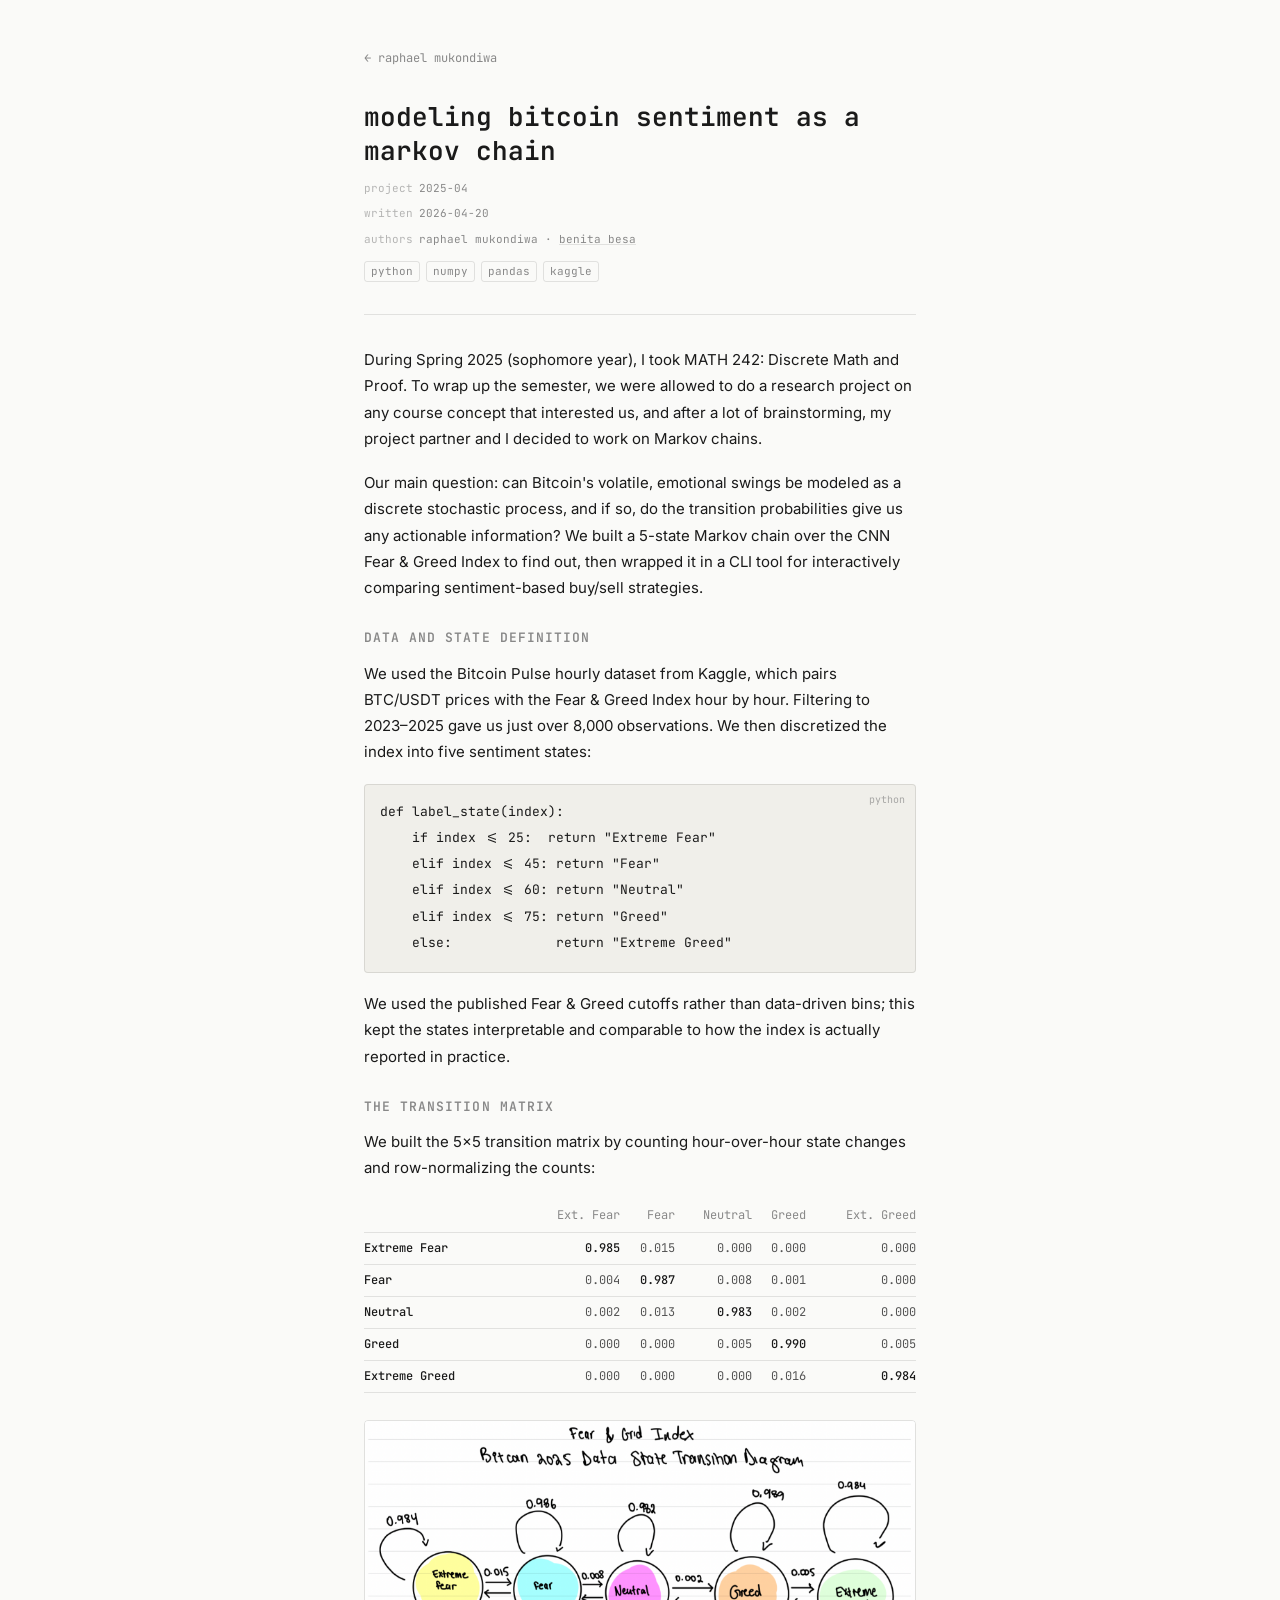
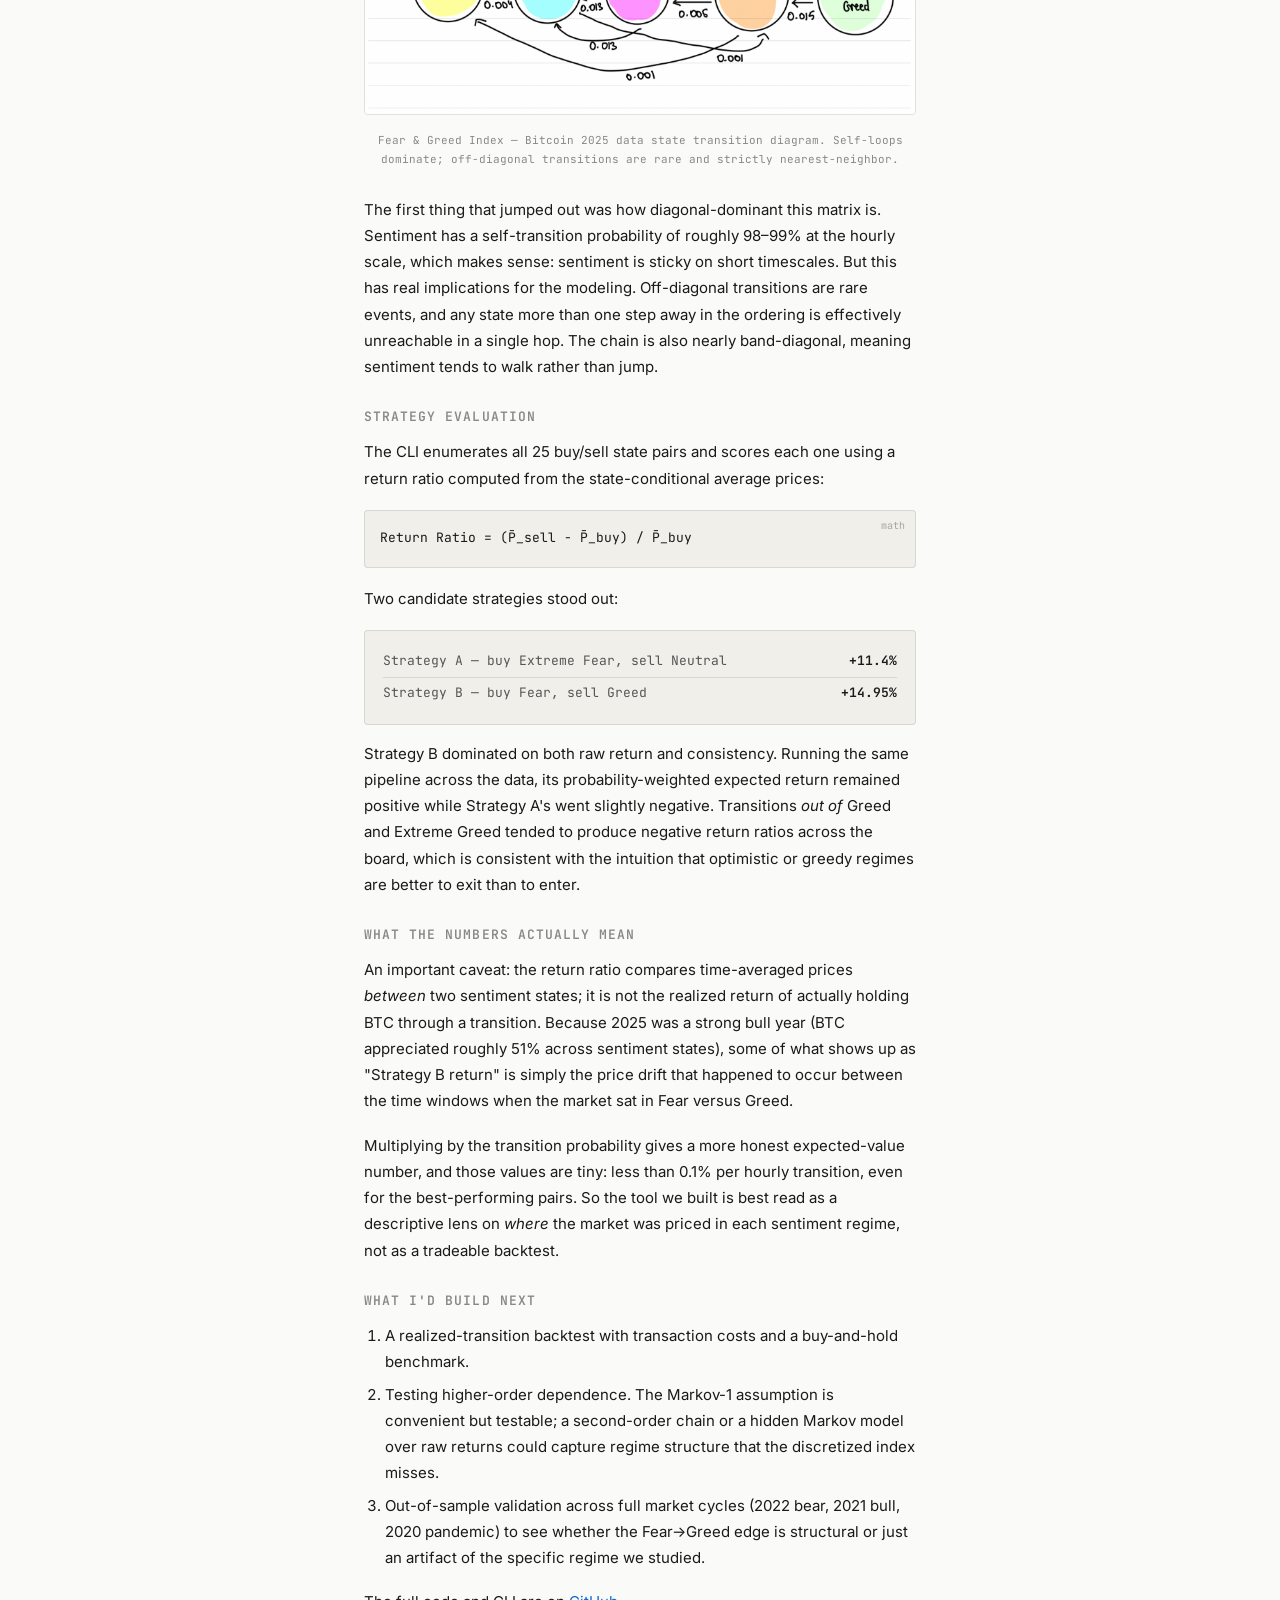
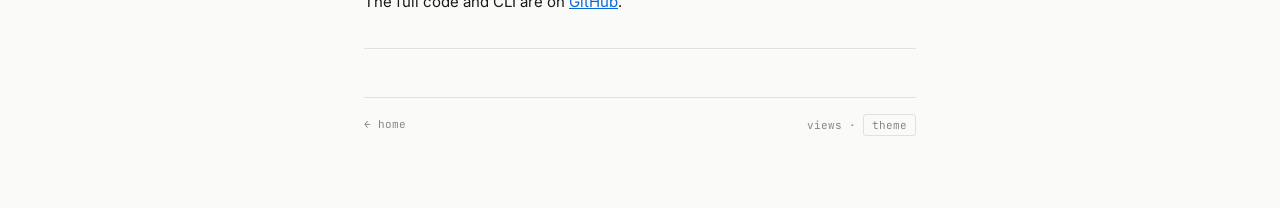
<file: posts/2025-04-markov-btc.html>
<!DOCTYPE html>
<html lang="en">
<head>
  <meta charset="UTF-8">
  <meta name="viewport" content="width=device-width, initial-scale=1.0">
  <title>markov chain model for bitcoin sentiment · raphael mukondiwa</title>
  <link rel="preconnect" href="https://fonts.googleapis.com">
  <link rel="preconnect" href="https://fonts.gstatic.com" crossorigin>
  <link href="https://fonts.googleapis.com/css2?family=JetBrains+Mono:wght@400;600&family=Inter:wght@400;500&display=swap" rel="stylesheet">
  <link rel="icon" type="image/svg+xml" href="../favicon.svg">
  <link rel="stylesheet" href="../style.css">
  <style>
    .post-container {
      max-width: 680px;
      margin: 0 auto;
      padding: clamp(32px, 5vh, 64px) var(--gutter) clamp(48px, 8vh, 96px);
    }
    .back {
      font-family: var(--mono);
      font-size: 12px;
      color: var(--text-tertiary);
      text-decoration: none;
      display: inline-block;
      margin-bottom: 32px;
    }
    .back:hover { color: var(--link); }
    .post-title {
      font-family: var(--mono);
      font-size: clamp(18px, 2.5vw, 26px);
      font-weight: 600;
      color: var(--text-primary);
      margin-bottom: 12px;
      line-height: 1.3;
    }
    .post-meta {
      font-family: var(--mono);
      font-size: 11px;
      color: var(--text-tertiary);
      margin-bottom: 8px;
      display: flex;
      flex-wrap: wrap;
      gap: 6px;
      align-items: center;
    }
    .post-meta .label {
      color: var(--text-tertiary);
      opacity: 0.6;
    }
    .post-tags {
      font-family: var(--mono);
      font-size: 11px;
      color: var(--text-tertiary);
      margin-top: 12px;
      display: flex;
      flex-wrap: wrap;
      gap: 6px;
    }
    .post-tags .tag {
      border: 1px solid var(--border);
      padding: 1px 6px;
      border-radius: 3px;
    }
    .divider {
      border: none;
      border-top: 1px solid var(--border);
      margin: 32px 0;
    }
    .post-body {
      font-size: 15px;
      line-height: 1.75;
      color: var(--text-primary);
    }
    .post-body p { margin-bottom: 1.2em; }
    .post-body a { color: var(--link); }
    .post-body h2 {
      font-family: var(--mono);
      font-size: 13px;
      font-weight: 600;
      text-transform: uppercase;
      letter-spacing: 0.08em;
      color: var(--text-tertiary);
      margin: 2em 0 0.8em;
    }
    .post-body pre {
      background: var(--bg-secondary);
      border: 1px solid var(--border);
      border-radius: 4px;
      padding: 1rem;
      overflow-x: auto;
      margin: 1.2em 0;
      position: relative;
    }
    .post-body pre .lang-label {
      position: absolute;
      top: 6px;
      right: 10px;
      font-family: var(--mono);
      font-size: 10px;
      color: var(--text-tertiary);
      opacity: 0.7;
    }
    .post-body code {
      font-family: var(--mono);
      font-size: 13px;
      line-height: 1.5;
      color: var(--text-primary);
    }
    .post-body p code, .post-body li code {
      background: var(--bg-secondary);
      padding: 1px 4px;
      border-radius: 3px;
      font-size: 13px;
    }
    .post-body table {
      width: 100%;
      border-collapse: collapse;
      margin: 1.4em 0;
      font-family: var(--mono);
      font-size: 12px;
      font-variant-numeric: tabular-nums;
    }
    .post-body th {
      text-align: left;
      color: var(--text-tertiary);
      font-weight: 400;
      border-bottom: 1px solid var(--border);
      padding: 6px 10px 6px 0;
    }
    .post-body td {
      padding: 5px 10px 5px 0;
      color: var(--text-secondary);
      border-bottom: 1px solid var(--border);
    }
    .post-body td:first-child, .post-body th:first-child {
      color: var(--text-primary);
      font-weight: 500;
    }
    .post-body td.num, .post-body th.num { text-align: right; padding-right: 0; }
    .post-body td.diag { color: var(--text-primary); font-weight: 500; }
    .post-body ol, .post-body ul {
      padding-left: 1.4em;
      margin-bottom: 1.2em;
    }
    .post-body li { margin-bottom: 0.4em; }
    .post-body figure {
      margin: 1.8em 0;
    }
    .post-body figure img {
      width: 100%;
      border: 1px solid var(--border);
      border-radius: 4px;
    }
    .post-body figcaption {
      font-family: var(--mono);
      font-size: 11px;
      color: var(--text-tertiary);
      margin-top: 8px;
      text-align: center;
    }
    .strategy-block {
      background: var(--bg-secondary);
      border: 1px solid var(--border);
      border-radius: 4px;
      padding: 1rem 1.2rem;
      margin: 1.2em 0;
      font-family: var(--mono);
      font-size: 13px;
    }
    .strategy-block .strategy-row {
      display: flex;
      justify-content: space-between;
      align-items: baseline;
      padding: 4px 0;
      border-bottom: 1px solid var(--border);
    }
    .strategy-block .strategy-row:last-child { border-bottom: none; }
    .strategy-block .strategy-label { color: var(--text-secondary); }
    .strategy-block .strategy-return { color: var(--text-primary); font-weight: 600; }
  </style>
</head>
<body>
  <div class="post-container">

    <a href="/" class="back">← raphael mukondiwa</a>

    <div class="post-title">modeling bitcoin sentiment as a markov chain</div>

    <div class="post-meta">
      <span class="label">project</span>
      <time datetime="2025-04">2025-04</time>
    </div>
    <div class="post-meta">
      <span class="label">written</span>
      <time datetime="2026-04-20">2026-04-20</time>
    </div>
    <div class="post-meta">
      <span class="label">authors</span>
      <span>raphael mukondiwa · <a href="https://www.linkedin.com/in/benitabesa/" target="_blank" rel="noopener" style="color:inherit;text-decoration:underline;text-decoration-color:var(--border);">benita besa</a></span>
    </div>

    <div class="post-tags">
      <span class="tag">python</span>
      <span class="tag">numpy</span>
      <span class="tag">pandas</span>
      <span class="tag">kaggle</span>
    </div>

    <hr class="divider">

    <div class="post-body">

      <p>
        During Spring 2025 (sophomore year), I took MATH 242: Discrete Math and Proof. To wrap
        up the semester, we were allowed to do a research project on any course concept that
        interested us, and after a lot of brainstorming, my project partner and I decided to work
        on Markov chains.
      </p>

      <p>
        Our main question: can Bitcoin's volatile, emotional swings be modeled as a discrete
        stochastic process, and if so, do the transition probabilities give us any actionable
        information? We built a 5-state Markov chain over the CNN Fear &amp; Greed Index to find
        out, then wrapped it in a CLI tool for interactively comparing sentiment-based buy/sell
        strategies.
      </p>

      <h2>data and state definition</h2>

      <p>
        We used the Bitcoin Pulse hourly dataset from Kaggle, which pairs BTC/USDT prices with
        the Fear &amp; Greed Index hour by hour. Filtering to 2023–2025 gave us just over 8,000
        observations. We then discretized the index into five sentiment states:
      </p>

      <pre><span class="lang-label">python</span><code>def label_state(index):
    if index &lt;= 25:  return "Extreme Fear"
    elif index &lt;= 45: return "Fear"
    elif index &lt;= 60: return "Neutral"
    elif index &lt;= 75: return "Greed"
    else:             return "Extreme Greed"</code></pre>

      <p>
        We used the published Fear &amp; Greed cutoffs rather than data-driven bins; this kept the
        states interpretable and comparable to how the index is actually reported in practice.
      </p>

      <h2>the transition matrix</h2>

      <p>
        We built the 5×5 transition matrix by counting hour-over-hour state changes and
        row-normalizing the counts:
      </p>

      <table>
        <thead>
          <tr>
            <th></th>
            <th class="num">Ext. Fear</th>
            <th class="num">Fear</th>
            <th class="num">Neutral</th>
            <th class="num">Greed</th>
            <th class="num">Ext. Greed</th>
          </tr>
        </thead>
        <tbody>
          <tr>
            <td>Extreme Fear</td>
            <td class="num diag">0.985</td>
            <td class="num">0.015</td>
            <td class="num">0.000</td>
            <td class="num">0.000</td>
            <td class="num">0.000</td>
          </tr>
          <tr>
            <td>Fear</td>
            <td class="num">0.004</td>
            <td class="num diag">0.987</td>
            <td class="num">0.008</td>
            <td class="num">0.001</td>
            <td class="num">0.000</td>
          </tr>
          <tr>
            <td>Neutral</td>
            <td class="num">0.002</td>
            <td class="num">0.013</td>
            <td class="num diag">0.983</td>
            <td class="num">0.002</td>
            <td class="num">0.000</td>
          </tr>
          <tr>
            <td>Greed</td>
            <td class="num">0.000</td>
            <td class="num">0.000</td>
            <td class="num">0.005</td>
            <td class="num diag">0.990</td>
            <td class="num">0.005</td>
          </tr>
          <tr>
            <td>Extreme Greed</td>
            <td class="num">0.000</td>
            <td class="num">0.000</td>
            <td class="num">0.000</td>
            <td class="num">0.016</td>
            <td class="num diag">0.984</td>
          </tr>
        </tbody>
      </table>

      <figure>
        <img src="../assets/markov-btc-state-diagram.png" alt="State transition diagram for the 5-state Bitcoin sentiment Markov chain">
        <figcaption>Fear &amp; Greed Index — Bitcoin 2025 data state transition diagram. Self-loops dominate; off-diagonal transitions are rare and strictly nearest-neighbor.</figcaption>
      </figure>

      <p>
        The first thing that jumped out was how diagonal-dominant this matrix is. Sentiment has a
        self-transition probability of roughly 98–99% at the hourly scale, which makes sense:
        sentiment is sticky on short timescales. But this has real implications for the modeling.
        Off-diagonal transitions are rare events, and any state more than one step away in the
        ordering is effectively unreachable in a single hop. The chain is also nearly band-diagonal,
        meaning sentiment tends to walk rather than jump.
      </p>

      <h2>strategy evaluation</h2>

      <p>
        The CLI enumerates all 25 buy/sell state pairs and scores each one using a return ratio
        computed from the state-conditional average prices:
      </p>

      <pre><span class="lang-label">math</span><code>Return Ratio = (P̄_sell − P̄_buy) / P̄_buy</code></pre>

      <p>Two candidate strategies stood out:</p>

      <div class="strategy-block">
        <div class="strategy-row">
          <span class="strategy-label">Strategy A — buy Extreme Fear, sell Neutral</span>
          <span class="strategy-return">+11.4%</span>
        </div>
        <div class="strategy-row">
          <span class="strategy-label">Strategy B — buy Fear, sell Greed</span>
          <span class="strategy-return">+14.95%</span>
        </div>
      </div>

      <p>
        Strategy B dominated on both raw return and consistency. Running the same pipeline across
        the data, its probability-weighted expected return remained positive while Strategy A's
        went slightly negative. Transitions <em>out of</em> Greed and Extreme Greed tended to
        produce negative return ratios across the board, which is consistent with the intuition
        that optimistic or greedy regimes are better to exit than to enter.
      </p>

      <h2>what the numbers actually mean</h2>

      <p>
        An important caveat: the return ratio compares time-averaged prices <em>between</em> two
        sentiment states; it is not the realized return of actually holding BTC through a
        transition. Because 2025 was a strong bull year (BTC appreciated roughly 51% across
        sentiment states), some of what shows up as "Strategy B return" is simply the price drift
        that happened to occur between the time windows when the market sat in Fear versus Greed.
      </p>

      <p>
        Multiplying by the transition probability gives a more honest expected-value number, and
        those values are tiny: less than 0.1% per hourly transition, even for the best-performing
        pairs. So the tool we built is best read as a descriptive lens on <em>where</em> the
        market was priced in each sentiment regime, not as a tradeable backtest.
      </p>

      <h2>what i'd build next</h2>

      <ol>
        <li>
          A realized-transition backtest with transaction costs and a buy-and-hold benchmark.
        </li>
        <li>
          Testing higher-order dependence. The Markov-1 assumption is convenient but testable;
          a second-order chain or a hidden Markov model over raw returns could capture regime
          structure that the discretized index misses.
        </li>
        <li>
          Out-of-sample validation across full market cycles (2022 bear, 2021 bull, 2020 pandemic)
          to see whether the Fear→Greed edge is structural or just an artifact of the specific
          regime we studied.
        </li>
      </ol>

      <p>The full code and CLI are on <a href="https://github.com/rmukondiwa/Markov-Bitcoin-Investment-Strategy-Model" target="_blank" rel="noopener">GitHub</a>.</p>

    </div>

    <hr class="divider">

    <footer style="padding-top:16px;font-family:var(--mono);font-size:11px;color:var(--text-tertiary);display:flex;justify-content:space-between;align-items:center;flex-wrap:wrap;gap:8px;">
      <span><a href="/" style="color:var(--text-tertiary);text-decoration:none;">← home</a></span>
      <span><span class="goatcounter-count" data-path="/posts/2025-04-markov-btc.html"></span> views · <button class="theme-toggle" onclick="toggleTheme()" aria-label="toggle theme">theme</button></span>
    </footer>

  </div>

  <script data-goatcounter="https://rmukondiwa.goatcounter.com/count"
          async src="//gc.zgo.at/count.v5.js"
          crossorigin="anonymous"
          integrity="sha384-atnOLvQb9t+jTSipvd75X2yginT4PjVbqDdlJAmxMm+wYElFmeR6EmLP5bYeoRVQ"></script>
  <script>
    (function() {
      var saved = localStorage.getItem('theme');
      if (saved) document.documentElement.setAttribute('data-theme', saved);
    })();
    function toggleTheme() {
      var current = document.documentElement.getAttribute('data-theme');
      var isDark = current === 'dark' ||
        (!current && window.matchMedia('(prefers-color-scheme: dark)').matches);
      var next = isDark ? 'light' : 'dark';
      document.documentElement.setAttribute('data-theme', next);
      localStorage.setItem('theme', next);
    }
  </script>
  <script>
    document.querySelectorAll('.goatcounter-count').forEach(function (el) {
      fetch('https://rmukondiwa.goatcounter.com/counter/' + el.dataset.path + '.json?start=2020-01-01')
        .then(function (r) { return r.json(); })
        .then(function (d) { el.textContent = d.count; })
        .catch(function () {});
    });
  </script>
</body>
</html>
</file>
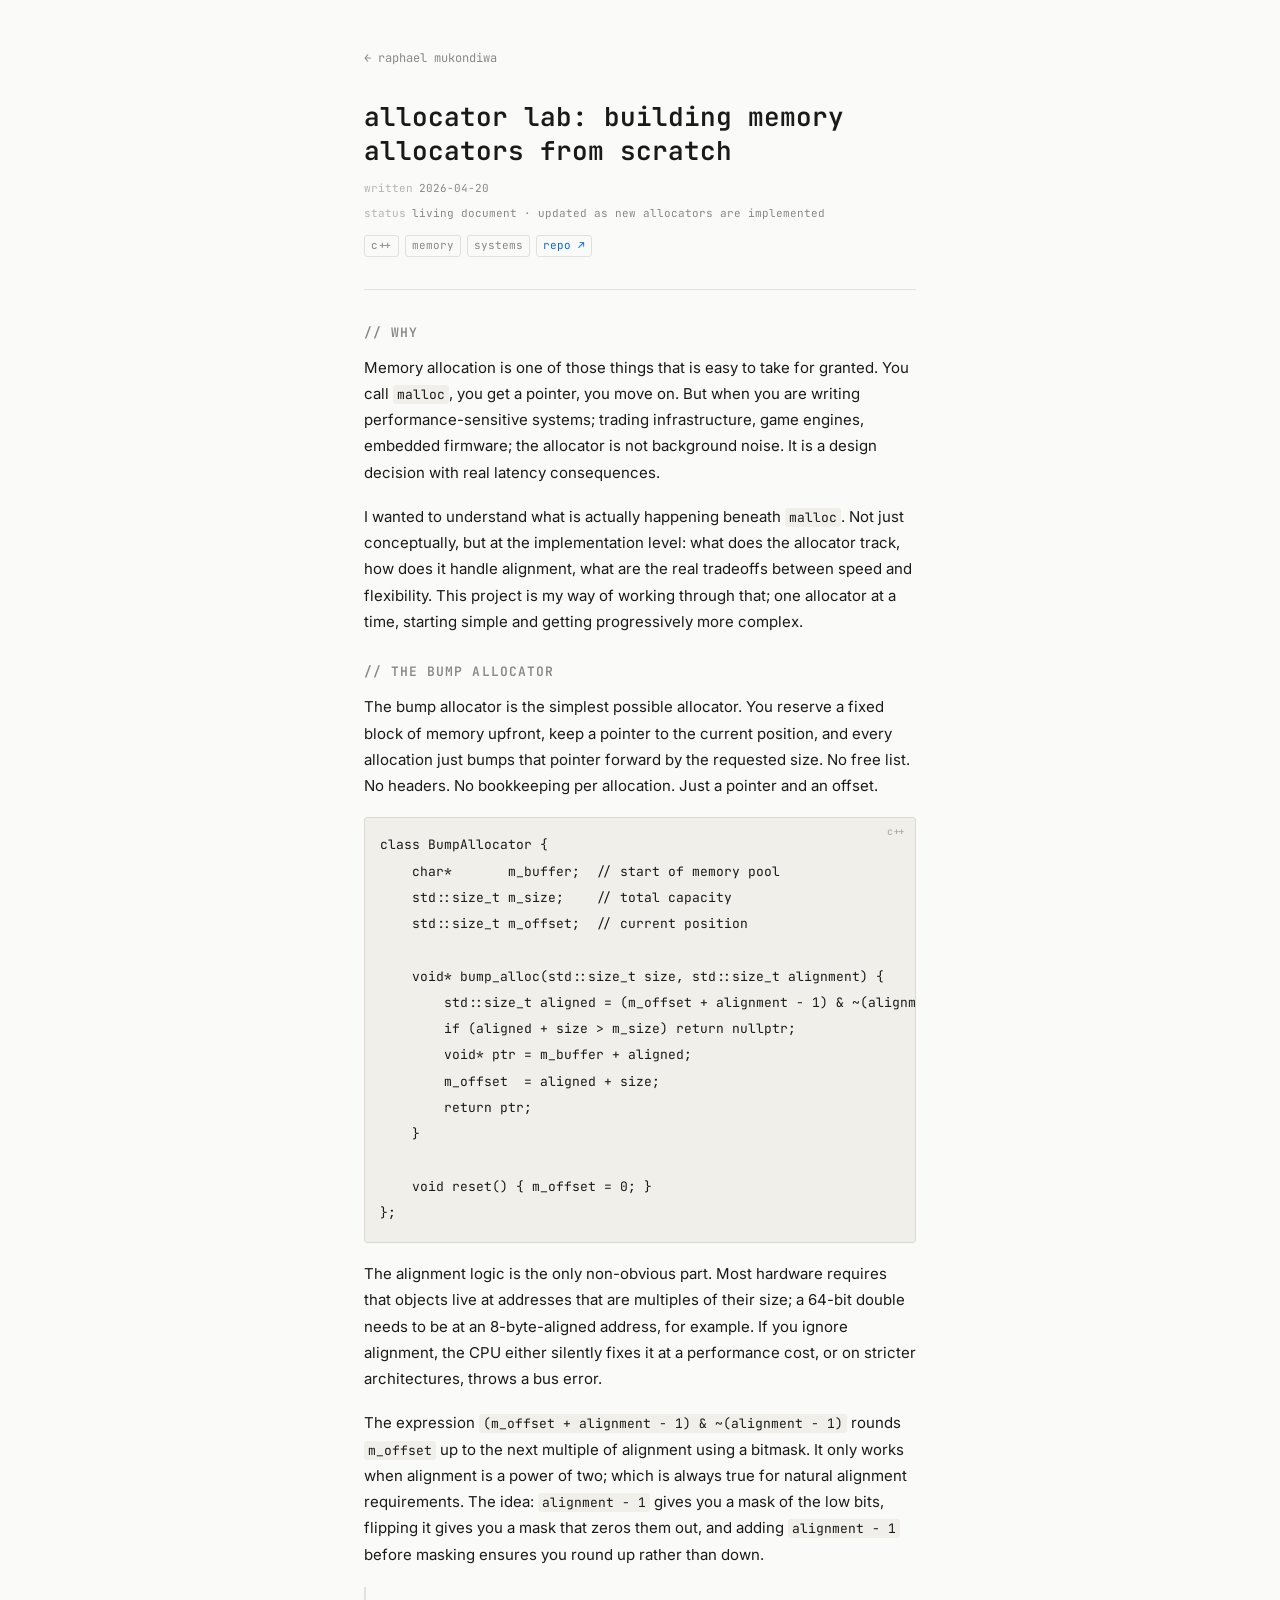
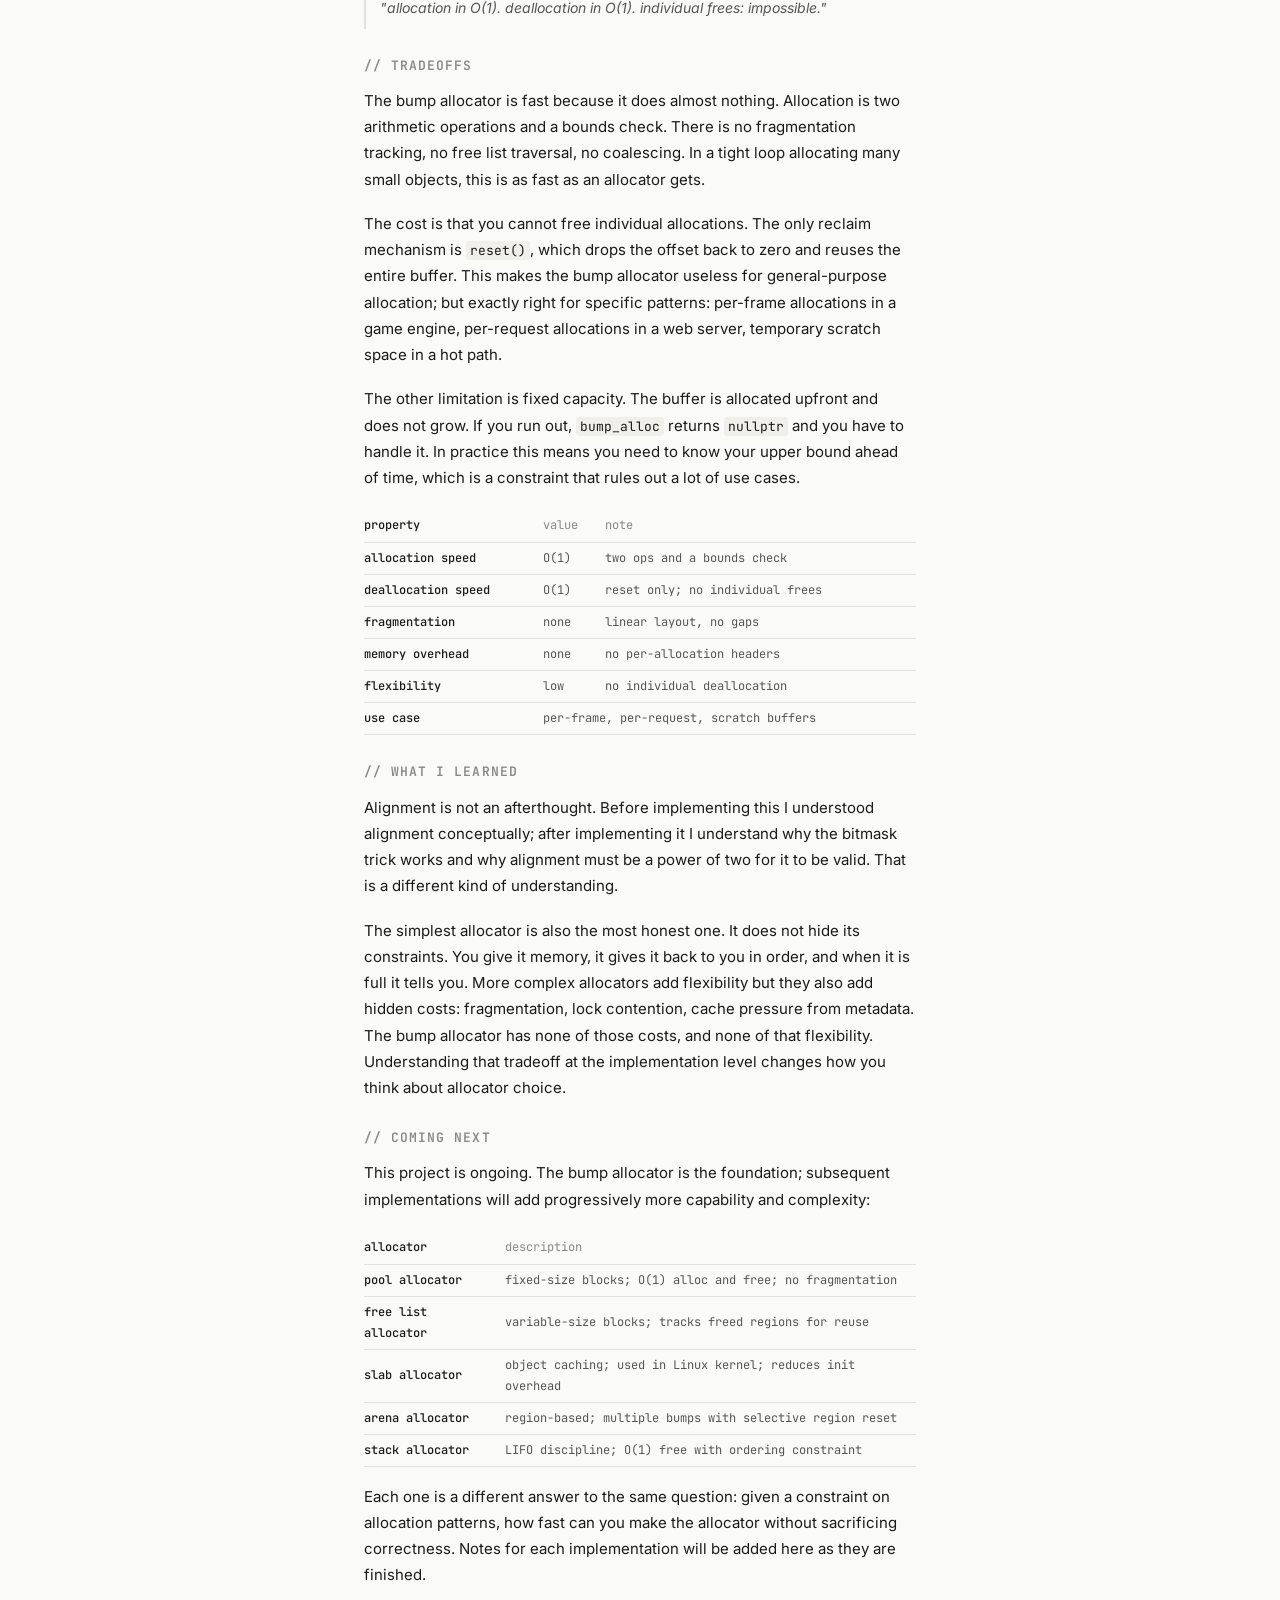
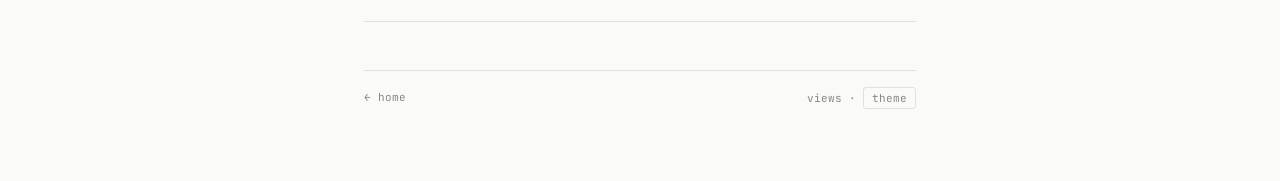
<file: posts/2026-04-allocator-lab.html>
<!DOCTYPE html>
<html lang="en">
<head>
  <meta charset="UTF-8">
  <meta name="viewport" content="width=device-width, initial-scale=1.0">
  <title>allocator lab · raphael mukondiwa</title>
  <link rel="preconnect" href="https://fonts.googleapis.com">
  <link rel="preconnect" href="https://fonts.gstatic.com" crossorigin>
  <link href="https://fonts.googleapis.com/css2?family=JetBrains+Mono:wght@400;600&family=Inter:wght@400;500&display=swap" rel="stylesheet">
  <link rel="icon" type="image/svg+xml" href="../favicon.svg">
  <link rel="stylesheet" href="../style.css">
  <style>
    .post-container {
      max-width: 680px;
      margin: 0 auto;
      padding: clamp(32px, 5vh, 64px) var(--gutter) clamp(48px, 8vh, 96px);
    }
    .back {
      font-family: var(--mono);
      font-size: 12px;
      color: var(--text-tertiary);
      text-decoration: none;
      display: inline-block;
      margin-bottom: 32px;
    }
    .back:hover { color: var(--link); }
    .post-title {
      font-family: var(--mono);
      font-size: clamp(18px, 2.5vw, 26px);
      font-weight: 600;
      color: var(--text-primary);
      margin-bottom: 12px;
      line-height: 1.3;
    }
    .post-meta {
      font-family: var(--mono);
      font-size: 11px;
      color: var(--text-tertiary);
      margin-bottom: 8px;
      display: flex;
      flex-wrap: wrap;
      gap: 6px;
      align-items: center;
    }
    .post-meta .label {
      color: var(--text-tertiary);
      opacity: 0.6;
    }
    .post-tags {
      font-family: var(--mono);
      font-size: 11px;
      color: var(--text-tertiary);
      margin-top: 12px;
      display: flex;
      flex-wrap: wrap;
      gap: 6px;
    }
    .post-tags .tag {
      border: 1px solid var(--border);
      padding: 1px 6px;
      border-radius: 3px;
    }
    .divider {
      border: none;
      border-top: 1px solid var(--border);
      margin: 32px 0;
    }
    .post-body {
      font-size: 15px;
      line-height: 1.75;
      color: var(--text-primary);
    }
    .post-body p { margin-bottom: 1.2em; }
    .post-body a { color: var(--link); }
    .post-body h2 {
      font-family: var(--mono);
      font-size: 13px;
      font-weight: 600;
      text-transform: uppercase;
      letter-spacing: 0.08em;
      color: var(--text-tertiary);
      margin: 2em 0 0.8em;
    }
    .post-body pre {
      background: var(--bg-secondary);
      border: 1px solid var(--border);
      border-radius: 4px;
      padding: 1rem;
      overflow-x: auto;
      margin: 1.2em 0;
      position: relative;
    }
    .post-body pre .lang-label {
      position: absolute;
      top: 6px;
      right: 10px;
      font-family: var(--mono);
      font-size: 10px;
      color: var(--text-tertiary);
      opacity: 0.7;
    }
    .post-body code {
      font-family: var(--mono);
      font-size: 13px;
      line-height: 1.5;
      color: var(--text-primary);
    }
    .post-body p code, .post-body li code {
      background: var(--bg-secondary);
      padding: 1px 4px;
      border-radius: 3px;
      font-size: 13px;
    }
    .post-body table {
      width: 100%;
      border-collapse: collapse;
      margin: 1.4em 0;
      font-family: var(--mono);
      font-size: 12px;
      font-variant-numeric: tabular-nums;
    }
    .post-body th {
      text-align: left;
      color: var(--text-tertiary);
      font-weight: 400;
      border-bottom: 1px solid var(--border);
      padding: 6px 10px 6px 0;
    }
    .post-body td {
      padding: 5px 10px 5px 0;
      color: var(--text-secondary);
      border-bottom: 1px solid var(--border);
    }
    .post-body td:first-child, .post-body th:first-child {
      color: var(--text-primary);
      font-weight: 500;
    }
    .callout {
      border-left: 2px solid var(--border);
      padding: 0.6em 1em;
      margin: 1.4em 0;
      color: var(--text-secondary);
      font-size: 14px;
      font-style: italic;
    }
  </style>
</head>
<body>
  <div class="post-container">

    <a href="/" class="back">← raphael mukondiwa</a>

    <div class="post-title">allocator lab: building memory allocators from scratch</div>

    <div class="post-meta">
      <span class="label">written</span>
      <time datetime="2026-04-20">2026-04-20</time>
    </div>
    <div class="post-meta">
      <span class="label">status</span>
      <span>living document · updated as new allocators are implemented</span>
    </div>

    <div class="post-tags">
      <span class="tag">c++</span>
      <span class="tag">memory</span>
      <span class="tag">systems</span>
      <a href="https://github.com/rmukondiwa/Allocator-Lab" target="_blank" rel="noopener" class="tag" style="text-decoration:none;color:var(--link);">repo ↗</a>
    </div>

    <hr class="divider">

    <div class="post-body">

      <h2>// why</h2>

      <p>
        Memory allocation is one of those things that is easy to take for granted. You call
        <code>malloc</code>, you get a pointer, you move on. But when you are writing
        performance-sensitive systems; trading infrastructure, game engines, embedded firmware;
        the allocator is not background noise. It is a design decision with real latency
        consequences.
      </p>

      <p>
        I wanted to understand what is actually happening beneath <code>malloc</code>. Not just
        conceptually, but at the implementation level: what does the allocator track, how does
        it handle alignment, what are the real tradeoffs between speed and flexibility. This
        project is my way of working through that; one allocator at a time, starting simple and
        getting progressively more complex.
      </p>

      <h2>// the bump allocator</h2>

      <p>
        The bump allocator is the simplest possible allocator. You reserve a fixed block of
        memory upfront, keep a pointer to the current position, and every allocation just bumps
        that pointer forward by the requested size. No free list. No headers. No bookkeeping per
        allocation. Just a pointer and an offset.
      </p>

      <pre><code><span class="lang-label">c++</span>class BumpAllocator {
    char*       m_buffer;  // start of memory pool
    std::size_t m_size;    // total capacity
    std::size_t m_offset;  // current position

    void* bump_alloc(std::size_t size, std::size_t alignment) {
        std::size_t aligned = (m_offset + alignment - 1) & ~(alignment - 1);
        if (aligned + size > m_size) return nullptr;
        void* ptr = m_buffer + aligned;
        m_offset  = aligned + size;
        return ptr;
    }

    void reset() { m_offset = 0; }
};</code></pre>

      <p>
        The alignment logic is the only non-obvious part. Most hardware requires that objects
        live at addresses that are multiples of their size; a 64-bit double needs to be at an
        8-byte-aligned address, for example. If you ignore alignment, the CPU either silently
        fixes it at a performance cost, or on stricter architectures, throws a bus error.
      </p>

      <p>
        The expression <code>(m_offset + alignment - 1) &amp; ~(alignment - 1)</code> rounds
        <code>m_offset</code> up to the next multiple of alignment using a bitmask. It only
        works when alignment is a power of two; which is always true for natural alignment
        requirements. The idea: <code>alignment - 1</code> gives you a mask of the low bits,
        flipping it gives you a mask that zeros them out, and adding <code>alignment - 1</code>
        before masking ensures you round up rather than down.
      </p>

      <div class="callout">
        "allocation in O(1). deallocation in O(1). individual frees: impossible."
      </div>

      <h2>// tradeoffs</h2>

      <p>
        The bump allocator is fast because it does almost nothing. Allocation is two arithmetic
        operations and a bounds check. There is no fragmentation tracking, no free list
        traversal, no coalescing. In a tight loop allocating many small objects, this is as fast
        as an allocator gets.
      </p>

      <p>
        The cost is that you cannot free individual allocations. The only reclaim mechanism is
        <code>reset()</code>, which drops the offset back to zero and reuses the entire buffer.
        This makes the bump allocator useless for general-purpose allocation; but exactly right
        for specific patterns: per-frame allocations in a game engine, per-request allocations
        in a web server, temporary scratch space in a hot path.
      </p>

      <p>
        The other limitation is fixed capacity. The buffer is allocated upfront and does not
        grow. If you run out, <code>bump_alloc</code> returns <code>nullptr</code> and you have
        to handle it. In practice this means you need to know your upper bound ahead of time,
        which is a constraint that rules out a lot of use cases.
      </p>

      <table>
        <thead>
          <tr>
            <th>property</th>
            <th>value</th>
            <th>note</th>
          </tr>
        </thead>
        <tbody>
          <tr><td>allocation speed</td><td>O(1)</td><td>two ops and a bounds check</td></tr>
          <tr><td>deallocation speed</td><td>O(1)</td><td>reset only; no individual frees</td></tr>
          <tr><td>fragmentation</td><td>none</td><td>linear layout, no gaps</td></tr>
          <tr><td>memory overhead</td><td>none</td><td>no per-allocation headers</td></tr>
          <tr><td>flexibility</td><td>low</td><td>no individual deallocation</td></tr>
          <tr><td>use case</td><td colspan="2">per-frame, per-request, scratch buffers</td></tr>
        </tbody>
      </table>

      <h2>// what i learned</h2>

      <p>
        Alignment is not an afterthought. Before implementing this I understood alignment
        conceptually; after implementing it I understand why the bitmask trick works and why
        alignment must be a power of two for it to be valid. That is a different kind of
        understanding.
      </p>

      <p>
        The simplest allocator is also the most honest one. It does not hide its constraints.
        You give it memory, it gives it back to you in order, and when it is full it tells you.
        More complex allocators add flexibility but they also add hidden costs: fragmentation,
        lock contention, cache pressure from metadata. The bump allocator has none of those
        costs, and none of that flexibility. Understanding that tradeoff at the implementation
        level changes how you think about allocator choice.
      </p>

      <h2>// coming next</h2>

      <p>
        This project is ongoing. The bump allocator is the foundation; subsequent
        implementations will add progressively more capability and complexity:
      </p>

      <table>
        <thead>
          <tr>
            <th>allocator</th>
            <th>description</th>
          </tr>
        </thead>
        <tbody>
          <tr><td>pool allocator</td><td>fixed-size blocks; O(1) alloc and free; no fragmentation</td></tr>
          <tr><td>free list allocator</td><td>variable-size blocks; tracks freed regions for reuse</td></tr>
          <tr><td>slab allocator</td><td>object caching; used in Linux kernel; reduces init overhead</td></tr>
          <tr><td>arena allocator</td><td>region-based; multiple bumps with selective region reset</td></tr>
          <tr><td>stack allocator</td><td>LIFO discipline; O(1) free with ordering constraint</td></tr>
        </tbody>
      </table>

      <p>
        Each one is a different answer to the same question: given a constraint on allocation
        patterns, how fast can you make the allocator without sacrificing correctness. Notes for
        each implementation will be added here as they are finished.
      </p>

    </div>

    <hr class="divider">

    <footer style="padding-top:16px;font-family:var(--mono);font-size:11px;color:var(--text-tertiary);display:flex;justify-content:space-between;align-items:center;flex-wrap:wrap;gap:8px;">
      <span><a href="/" style="color:var(--text-tertiary);text-decoration:none;">← home</a></span>
      <span><span class="goatcounter-count" data-path="/posts/2026-04-allocator-lab.html"></span> views · <button class="theme-toggle" onclick="toggleTheme()" aria-label="toggle theme">theme</button></span>
    </footer>

  </div>

  <script data-goatcounter="https://rmukondiwa.goatcounter.com/count"
          async src="//gc.zgo.at/count.v5.js"
          crossorigin="anonymous"
          integrity="sha384-atnOLvQb9t+jTSipvd75X2yginT4PjVbqDdlJAmxMm+wYElFmeR6EmLP5bYeoRVQ"></script>
  <script>
    (function() {
      var saved = localStorage.getItem('theme');
      if (saved) document.documentElement.setAttribute('data-theme', saved);
    })();
    function toggleTheme() {
      var current = document.documentElement.getAttribute('data-theme');
      var isDark = current === 'dark' ||
        (!current && window.matchMedia('(prefers-color-scheme: dark)').matches);
      var next = isDark ? 'light' : 'dark';
      document.documentElement.setAttribute('data-theme', next);
      localStorage.setItem('theme', next);
    }
  </script>
  <script>
    document.querySelectorAll('.goatcounter-count').forEach(function (el) {
      fetch('https://rmukondiwa.goatcounter.com/counter/' + el.dataset.path + '.json?start=2020-01-01')
        .then(function (r) { return r.json(); })
        .then(function (d) { el.textContent = d.count; })
        .catch(function () {});
    });
  </script>
</body>
</html>
</file>
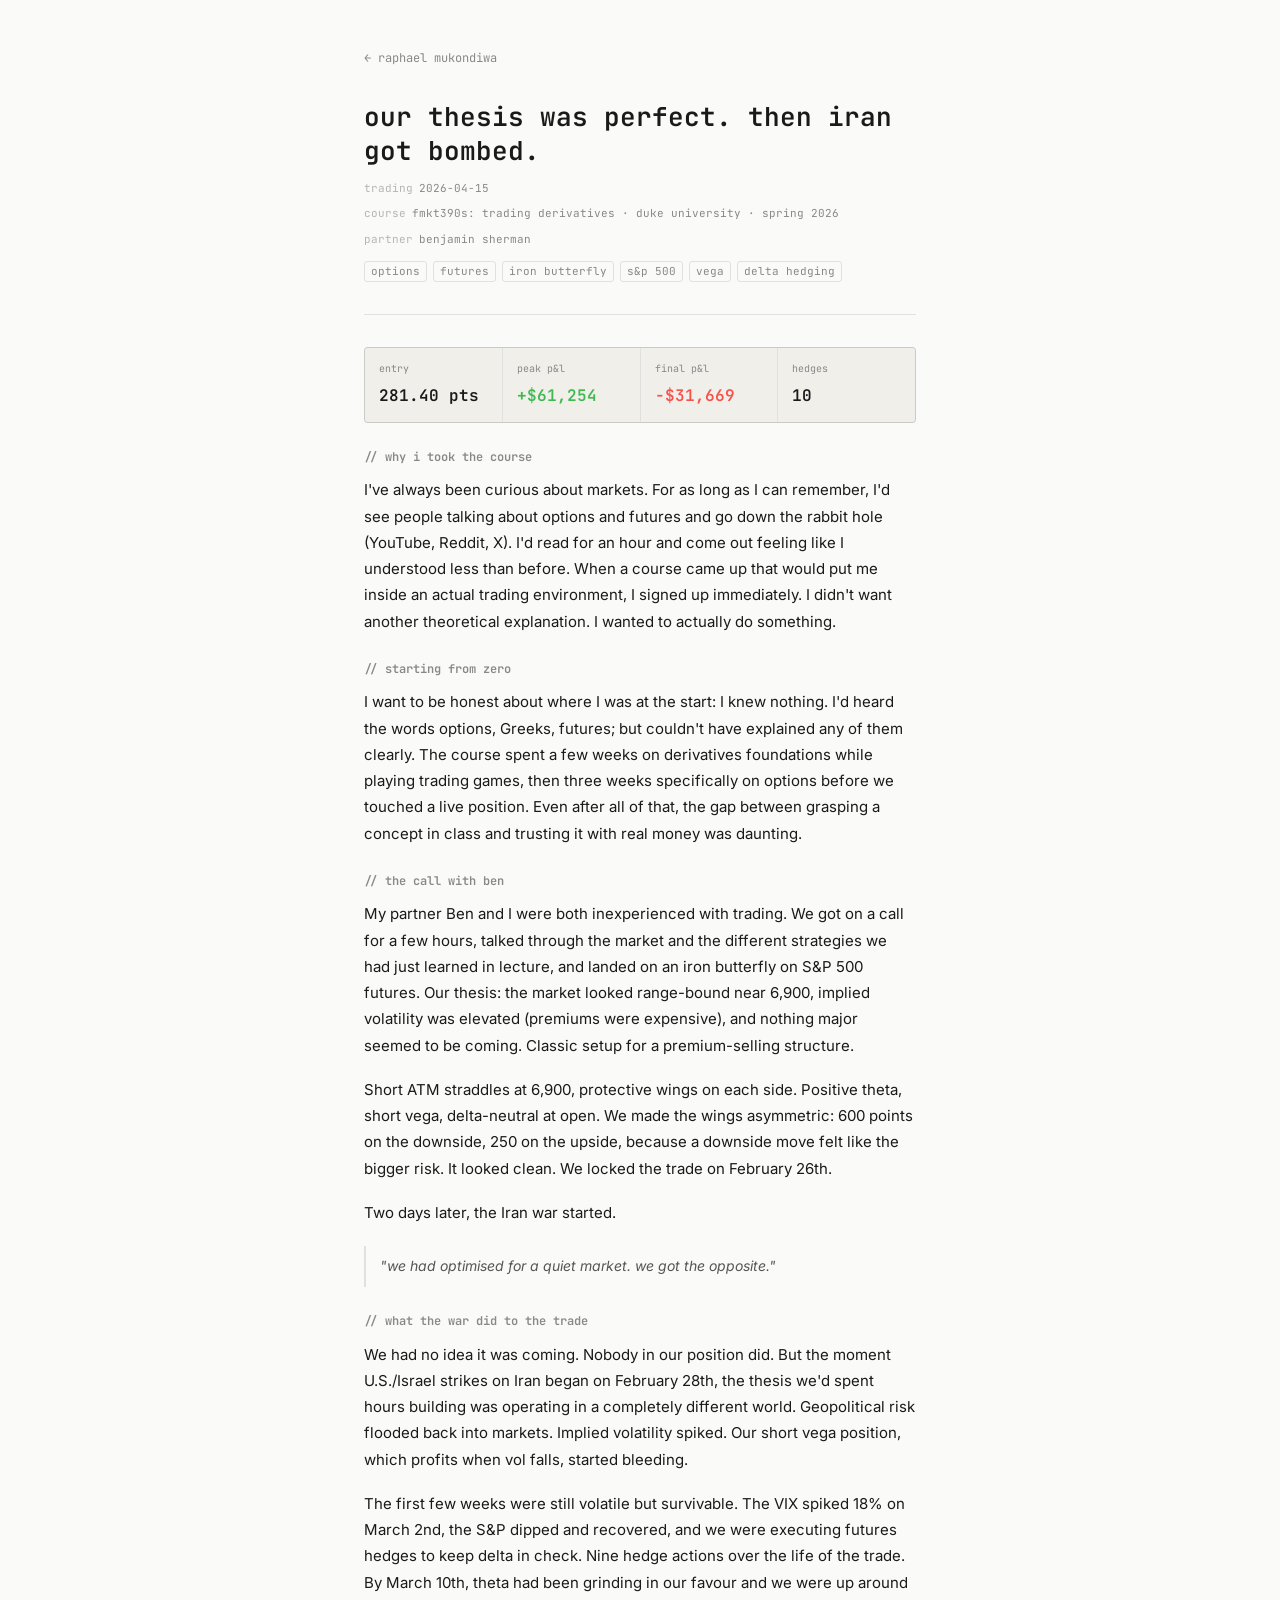
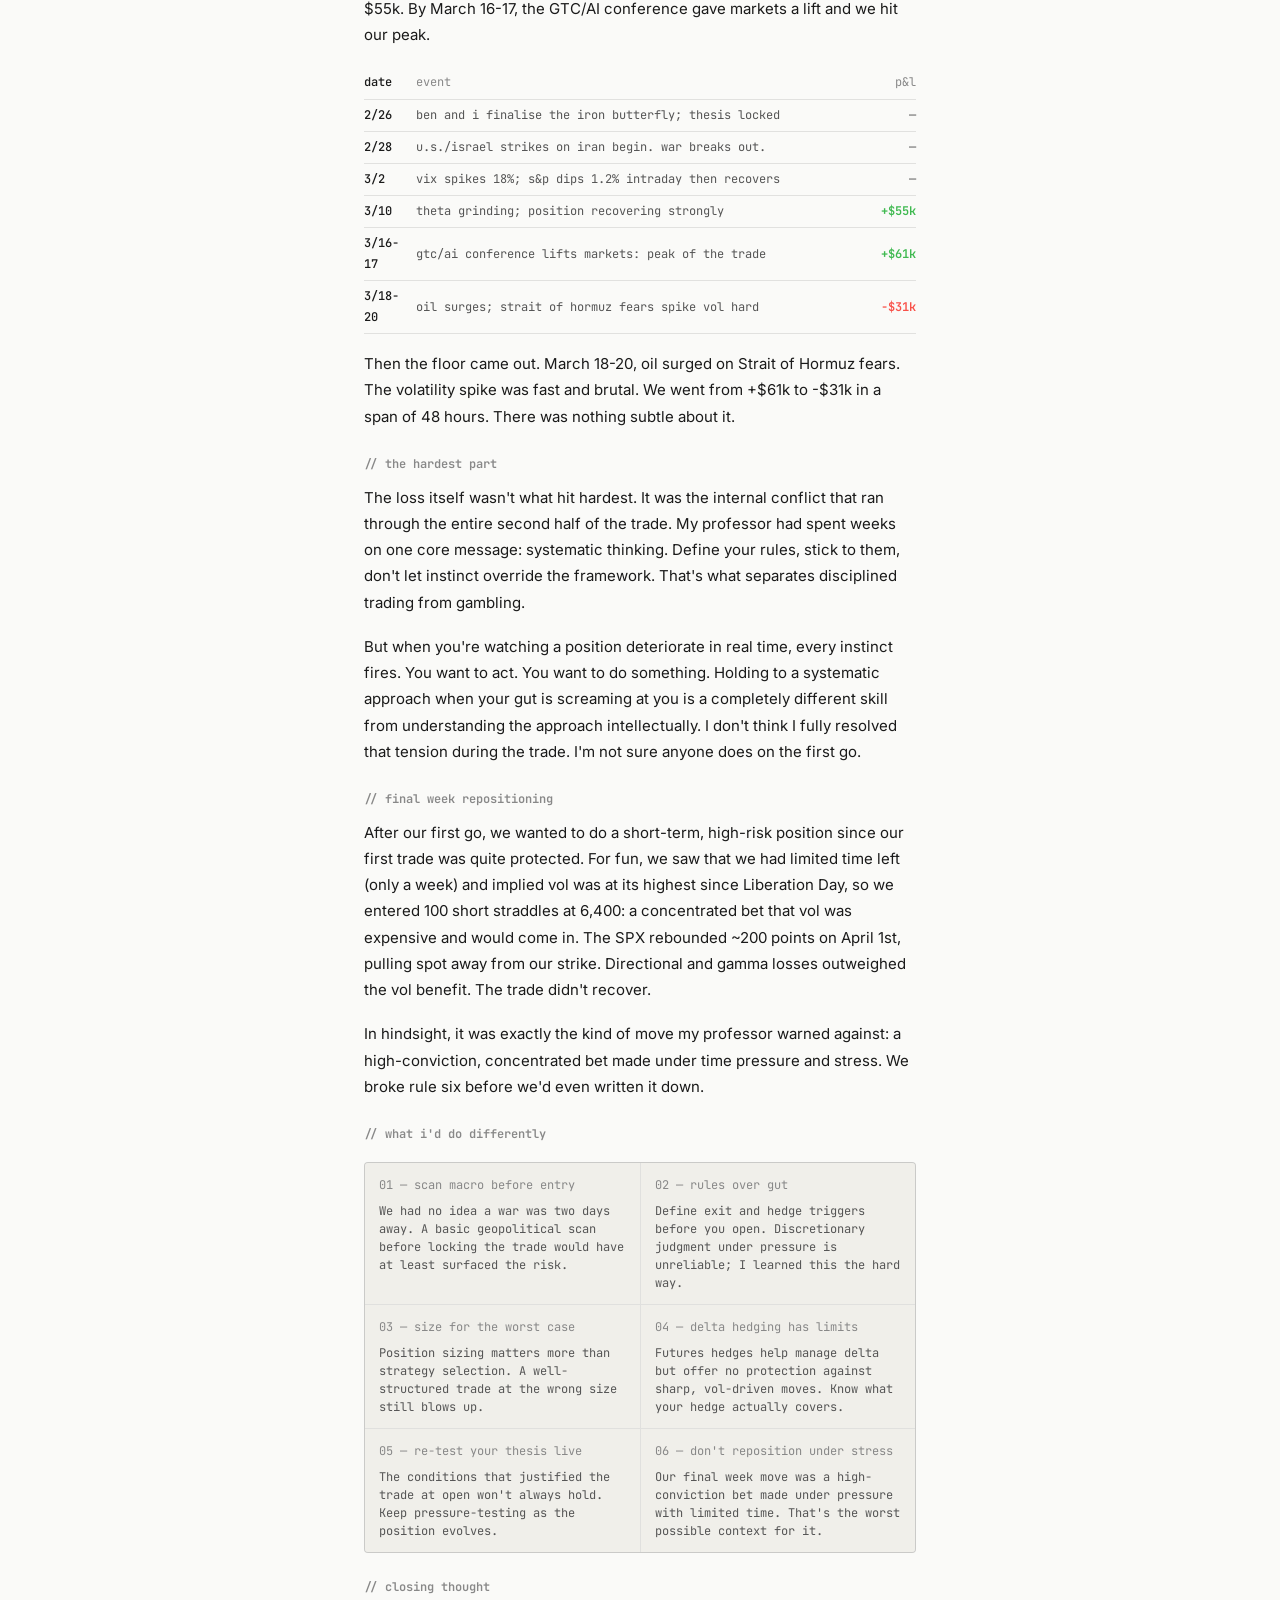
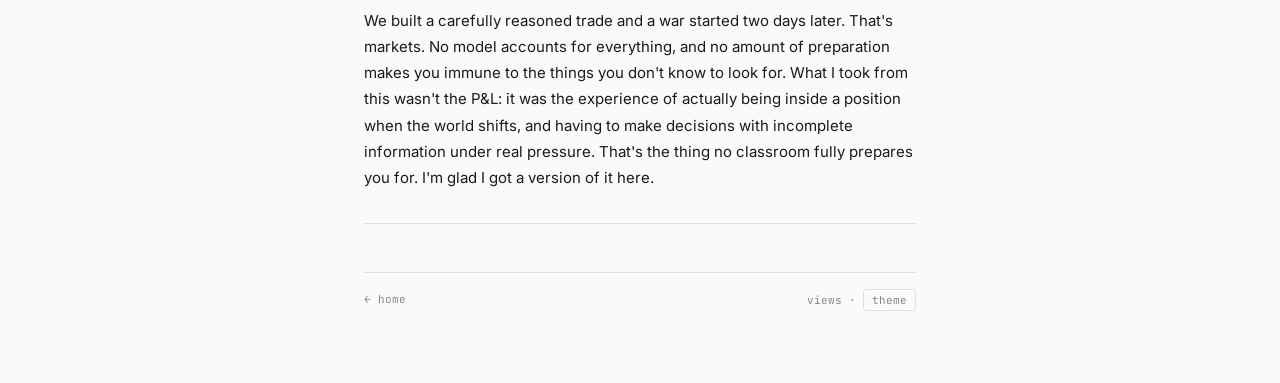
<file: posts/2026-04-iron-butterfly.html>
<!DOCTYPE html>
<html lang="en">
<head>
  <meta charset="UTF-8">
  <meta name="viewport" content="width=device-width, initial-scale=1.0">
  <title>our thesis was perfect. then iran got bombed · raphael mukondiwa</title>
  <link rel="preconnect" href="https://fonts.googleapis.com">
  <link rel="preconnect" href="https://fonts.gstatic.com" crossorigin>
  <link href="https://fonts.googleapis.com/css2?family=JetBrains+Mono:wght@400;600&family=Inter:wght@400;500&display=swap" rel="stylesheet">
  <link rel="icon" type="image/svg+xml" href="../favicon.svg">
  <link rel="stylesheet" href="../style.css">
  <style>
    .post-container {
      max-width: 680px;
      margin: 0 auto;
      padding: clamp(32px, 5vh, 64px) var(--gutter) clamp(48px, 8vh, 96px);
    }
    .back {
      font-family: var(--mono);
      font-size: 12px;
      color: var(--text-tertiary);
      text-decoration: none;
      display: inline-block;
      margin-bottom: 32px;
    }
    .back:hover { color: var(--link); }
    .post-title {
      font-family: var(--mono);
      font-size: clamp(18px, 2.5vw, 26px);
      font-weight: 600;
      color: var(--text-primary);
      margin-bottom: 12px;
      line-height: 1.3;
    }
    .post-meta {
      font-family: var(--mono);
      font-size: 11px;
      color: var(--text-tertiary);
      margin-bottom: 8px;
      display: flex;
      flex-wrap: wrap;
      gap: 6px;
      align-items: center;
    }
    .post-meta .label {
      color: var(--text-tertiary);
      opacity: 0.6;
    }
    .post-tags {
      font-family: var(--mono);
      font-size: 11px;
      color: var(--text-tertiary);
      margin-top: 12px;
      display: flex;
      flex-wrap: wrap;
      gap: 6px;
    }
    .post-tags .tag {
      border: 1px solid var(--border);
      padding: 1px 6px;
      border-radius: 3px;
    }
    .divider {
      border: none;
      border-top: 1px solid var(--border);
      margin: 32px 0;
    }
    .post-body {
      font-size: 15px;
      line-height: 1.75;
      color: var(--text-primary);
    }
    .post-body p { margin-bottom: 1.2em; }
    .post-body a { color: var(--link); }
    .post-body h2 {
      font-family: var(--mono);
      font-size: 12px;
      font-weight: 600;
      color: var(--text-tertiary);
      margin: 2em 0 0.8em;
    }
    .post-body pre {
      background: var(--bg-secondary);
      border: 1px solid var(--border);
      border-radius: 4px;
      padding: 1rem;
      overflow-x: auto;
      margin: 1.2em 0;
      position: relative;
    }
    .post-body code {
      font-family: var(--mono);
      font-size: 13px;
      line-height: 1.5;
      color: var(--text-primary);
    }
    .post-body p code, .post-body li code {
      background: var(--bg-secondary);
      padding: 1px 4px;
      border-radius: 3px;
      font-size: 13px;
    }
    .post-body table {
      width: 100%;
      border-collapse: collapse;
      margin: 1.4em 0;
      font-family: var(--mono);
      font-size: 12px;
      font-variant-numeric: tabular-nums;
    }
    .post-body th {
      text-align: left;
      color: var(--text-tertiary);
      font-weight: 400;
      border-bottom: 1px solid var(--border);
      padding: 6px 10px 6px 0;
    }
    .post-body td {
      padding: 5px 10px 5px 0;
      color: var(--text-secondary);
      border-bottom: 1px solid var(--border);
    }
    .post-body td:first-child, .post-body th:first-child {
      color: var(--text-primary);
      font-weight: 500;
    }
    .post-body td.num, .post-body th.num { text-align: right; padding-right: 0; }
    .post-body td.pos { color: #3fb950; font-weight: 600; }
    .post-body td.neg { color: #f85149; font-weight: 600; }
    .post-body td.neutral { color: var(--text-secondary); }
    .post-body ol, .post-body ul {
      padding-left: 1.4em;
      margin-bottom: 1.2em;
    }
    .post-body li { margin-bottom: 0.4em; }
    .callout {
      border-left: 2px solid var(--border);
      padding: 0.6em 1em;
      margin: 1.4em 0;
      color: var(--text-secondary);
      font-size: 14px;
      font-style: italic;
    }
    .stats-grid {
      display: grid;
      grid-template-columns: repeat(4, 1fr);
      gap: 1px;
      background: var(--border);
      border: 1px solid var(--border);
      border-radius: 4px;
      overflow: hidden;
      margin: 1.6em 0;
      font-family: var(--mono);
    }
    .stats-grid .stat {
      background: var(--bg-secondary);
      padding: 12px 14px;
    }
    .stats-grid .stat-label {
      font-size: 10px;
      color: var(--text-tertiary);
      margin-bottom: 4px;
    }
    .stats-grid .stat-val {
      font-size: 16px;
      font-weight: 600;
      color: var(--text-primary);
      font-variant-numeric: tabular-nums;
    }
    .stat-val.pos { color: #3fb950; }
    .stat-val.neg { color: #f85149; }
    .rules-grid {
      display: grid;
      grid-template-columns: 1fr 1fr;
      gap: 1px;
      background: var(--border);
      border: 1px solid var(--border);
      border-radius: 4px;
      overflow: hidden;
      margin: 1.4em 0;
      font-family: var(--mono);
      font-size: 12px;
    }
    .rules-grid .rule {
      background: var(--bg-secondary);
      padding: 12px 14px;
    }
    .rules-grid .rule-title {
      color: var(--text-tertiary);
      margin-bottom: 6px;
    }
    .rules-grid .rule-body {
      color: var(--text-secondary);
      line-height: 1.5;
    }
    @media (max-width: 540px) {
      .stats-grid { grid-template-columns: repeat(2, 1fr); }
      .rules-grid { grid-template-columns: 1fr; }
    }
  </style>
</head>
<body>
  <div class="post-container">

    <a href="/" class="back">← raphael mukondiwa</a>

    <div class="post-title">our thesis was perfect. then iran got bombed.</div>

    <div class="post-meta">
      <span class="label">trading</span>
      <time datetime="2026-04-15">2026-04-15</time>
    </div>
    <div class="post-meta">
      <span class="label">course</span>
      <span>fmkt390s: trading derivatives · duke university · spring 2026</span>
    </div>
    <div class="post-meta">
      <span class="label">partner</span>
      <span>benjamin sherman</span>
    </div>

    <div class="post-tags">
      <span class="tag">options</span>
      <span class="tag">futures</span>
      <span class="tag">iron butterfly</span>
      <span class="tag">s&amp;p 500</span>
      <span class="tag">vega</span>
      <span class="tag">delta hedging</span>
    </div>

    <hr class="divider">

    <div class="post-body">

      <div class="stats-grid">
        <div class="stat">
          <div class="stat-label">entry</div>
          <div class="stat-val">281.40 pts</div>
        </div>
        <div class="stat">
          <div class="stat-label">peak p&amp;l</div>
          <div class="stat-val pos">+$61,254</div>
        </div>
        <div class="stat">
          <div class="stat-label">final p&amp;l</div>
          <div class="stat-val neg">−$31,669</div>
        </div>
        <div class="stat">
          <div class="stat-label">hedges</div>
          <div class="stat-val">10</div>
        </div>
      </div>

      <h2>// why i took the course</h2>

      <p>
        I've always
        been curious about markets. For as long as I can remember, I'd see people talking about
        options and futures and go down the rabbit hole (YouTube, Reddit, X). I'd read for an
        hour and come out feeling like I understood less than before. When a course came up that
        would put me inside an actual trading environment, I signed up immediately. I didn't want
        another theoretical explanation. I wanted to actually do something.
      </p>

      <h2>// starting from zero</h2>

      <p>
        I want to be honest about where I was at the start: I knew nothing. I'd heard the words
        options, Greeks, futures; but couldn't have explained any of them clearly. The course
        spent a few weeks on derivatives foundations while playing trading games, then three weeks
        specifically on options before we touched a live position. Even after all of that, the gap
        between grasping a concept in class and trusting it with real money was daunting.
      </p>

      <h2>// the call with ben</h2>

      <p>
        My partner Ben and I were both inexperienced with trading. We got on a call for a few
        hours, talked through the market and the different strategies we had just learned in
        lecture, and landed on an iron butterfly on S&amp;P 500 futures. Our thesis: the market
        looked range-bound near 6,900, implied volatility was elevated (premiums were expensive),
        and nothing major seemed to be coming. Classic setup for a premium-selling structure.
      </p>

      <p>
        Short ATM straddles at 6,900, protective wings on each side. Positive theta, short vega,
        delta-neutral at open. We made the wings asymmetric: 600 points on the downside, 250 on
        the upside, because a downside move felt like the bigger risk. It looked clean. We locked
        the trade on February 26th.
      </p>

      <p>Two days later, the Iran war started.</p>

      <div class="callout">
        "we had optimised for a quiet market. we got the opposite."
      </div>

      <h2>// what the war did to the trade</h2>

      <p>
        We had no idea it was coming. Nobody in our position did. But the moment U.S./Israel
        strikes on Iran began on February 28th, the thesis we'd spent hours building was operating
        in a completely different world. Geopolitical risk flooded back into markets. Implied
        volatility spiked. Our short vega position, which profits when vol falls, started bleeding.
      </p>

      <p>
        The first few weeks were still volatile but survivable. The VIX spiked 18% on March 2nd,
        the S&amp;P dipped and recovered, and we were executing futures hedges to keep delta in
        check. Nine hedge actions over the life of the trade. By March 10th, theta had been
        grinding in our favour and we were up around $55k. By March 16-17, the GTC/AI conference
        gave markets a lift and we hit our peak.
      </p>

      <table>
        <thead>
          <tr>
            <th style="width:52px">date</th>
            <th>event</th>
            <th class="num">p&amp;l</th>
          </tr>
        </thead>
        <tbody>
          <tr>
            <td>2/26</td>
            <td class="neutral">ben and i finalise the iron butterfly; thesis locked</td>
            <td class="num neutral">—</td>
          </tr>
          <tr>
            <td>2/28</td>
            <td class="neutral">u.s./israel strikes on iran begin. war breaks out.</td>
            <td class="num neutral">—</td>
          </tr>
          <tr>
            <td>3/2</td>
            <td class="neutral">vix spikes 18%; s&amp;p dips 1.2% intraday then recovers</td>
            <td class="num neutral">—</td>
          </tr>
          <tr>
            <td>3/10</td>
            <td class="neutral">theta grinding; position recovering strongly</td>
            <td class="num pos">+$55k</td>
          </tr>
          <tr>
            <td>3/16-17</td>
            <td class="neutral">gtc/ai conference lifts markets: peak of the trade</td>
            <td class="num pos">+$61k</td>
          </tr>
          <tr>
            <td>3/18-20</td>
            <td class="neutral">oil surges; strait of hormuz fears spike vol hard</td>
            <td class="num neg">−$31k</td>
          </tr>
        </tbody>
      </table>

      <p>
        Then the floor came out. March 18-20, oil surged on Strait of Hormuz fears. The
        volatility spike was fast and brutal. We went from +$61k to -$31k in a span of 48 hours.
        There was nothing subtle about it.
      </p>

      <h2>// the hardest part</h2>

      <p>
        The loss itself wasn't what hit hardest. It was the internal conflict that ran through the
        entire second half of the trade. My professor had spent weeks on one core message:
        systematic thinking. Define your rules, stick to them, don't let instinct override the
        framework. That's what separates disciplined trading from gambling.
      </p>

      <p>
        But when you're watching a position deteriorate in real time, every instinct fires. You
        want to act. You want to do something. Holding to a systematic approach when your gut is
        screaming at you is a completely different skill from understanding the approach
        intellectually. I don't think I fully resolved that tension during the trade. I'm not sure
        anyone does on the first go.
      </p>

      <h2>// final week repositioning</h2>

      <p>
        After our first go, we wanted to do a short-term, high-risk position since our first trade
        was quite protected. For fun, we saw that we had limited time left (only a week) and
        implied vol was at its highest since Liberation Day, so we entered 100 short straddles at
        6,400: a concentrated bet that vol was expensive and would come in. The SPX rebounded
        ~200 points on April 1st, pulling spot away from our strike. Directional and gamma losses
        outweighed the vol benefit. The trade didn't recover.
      </p>

      <p>
        In hindsight, it was exactly the kind of move my professor warned against: a
        high-conviction, concentrated bet made under time pressure and stress. We broke rule six
        before we'd even written it down.
      </p>

      <h2>// what i'd do differently</h2>

      <div class="rules-grid">
        <div class="rule">
          <div class="rule-title">01 — scan macro before entry</div>
          <div class="rule-body">We had no idea a war was two days away. A basic geopolitical scan before locking the trade would have at least surfaced the risk.</div>
        </div>
        <div class="rule">
          <div class="rule-title">02 — rules over gut</div>
          <div class="rule-body">Define exit and hedge triggers before you open. Discretionary judgment under pressure is unreliable; I learned this the hard way.</div>
        </div>
        <div class="rule">
          <div class="rule-title">03 — size for the worst case</div>
          <div class="rule-body">Position sizing matters more than strategy selection. A well-structured trade at the wrong size still blows up.</div>
        </div>
        <div class="rule">
          <div class="rule-title">04 — delta hedging has limits</div>
          <div class="rule-body">Futures hedges help manage delta but offer no protection against sharp, vol-driven moves. Know what your hedge actually covers.</div>
        </div>
        <div class="rule">
          <div class="rule-title">05 — re-test your thesis live</div>
          <div class="rule-body">The conditions that justified the trade at open won't always hold. Keep pressure-testing as the position evolves.</div>
        </div>
        <div class="rule">
          <div class="rule-title">06 — don't reposition under stress</div>
          <div class="rule-body">Our final week move was a high-conviction bet made under pressure with limited time. That's the worst possible context for it.</div>
        </div>
      </div>

      <h2>// closing thought</h2>

      <p>
        We built a carefully reasoned trade and a war started two days later. That's markets. No
        model accounts for everything, and no amount of preparation makes you immune to the things
        you don't know to look for. What I took from this wasn't the P&amp;L: it was the
        experience of actually being inside a position when the world shifts, and having to make
        decisions with incomplete information under real pressure. That's the thing no classroom
        fully prepares you for. I'm glad I got a version of it here.
      </p>

    </div>

    <hr class="divider">

    <footer style="padding-top:16px;font-family:var(--mono);font-size:11px;color:var(--text-tertiary);display:flex;justify-content:space-between;align-items:center;flex-wrap:wrap;gap:8px;">
      <span><a href="/" style="color:var(--text-tertiary);text-decoration:none;">← home</a></span>
      <span><span class="goatcounter-count" data-path="/posts/2026-04-iron-butterfly.html"></span> views · <button class="theme-toggle" onclick="toggleTheme()" aria-label="toggle theme">theme</button></span>
    </footer>

  </div>

  <script data-goatcounter="https://rmukondiwa.goatcounter.com/count"
          async src="//gc.zgo.at/count.v5.js"
          crossorigin="anonymous"
          integrity="sha384-atnOLvQb9t+jTSipvd75X2yginT4PjVbqDdlJAmxMm+wYElFmeR6EmLP5bYeoRVQ"></script>
  <script>
    (function() {
      var saved = localStorage.getItem('theme');
      if (saved) document.documentElement.setAttribute('data-theme', saved);
    })();
    function toggleTheme() {
      var current = document.documentElement.getAttribute('data-theme');
      var isDark = current === 'dark' ||
        (!current && window.matchMedia('(prefers-color-scheme: dark)').matches);
      var next = isDark ? 'light' : 'dark';
      document.documentElement.setAttribute('data-theme', next);
      localStorage.setItem('theme', next);
    }
  </script>
  <script>
    document.querySelectorAll('.goatcounter-count').forEach(function (el) {
      fetch('https://rmukondiwa.goatcounter.com/counter/' + el.dataset.path + '.json?start=2020-01-01')
        .then(function (r) { return r.json(); })
        .then(function (d) { el.textContent = d.count; })
        .catch(function () {});
    });
  </script>
</body>
</html>
</file>
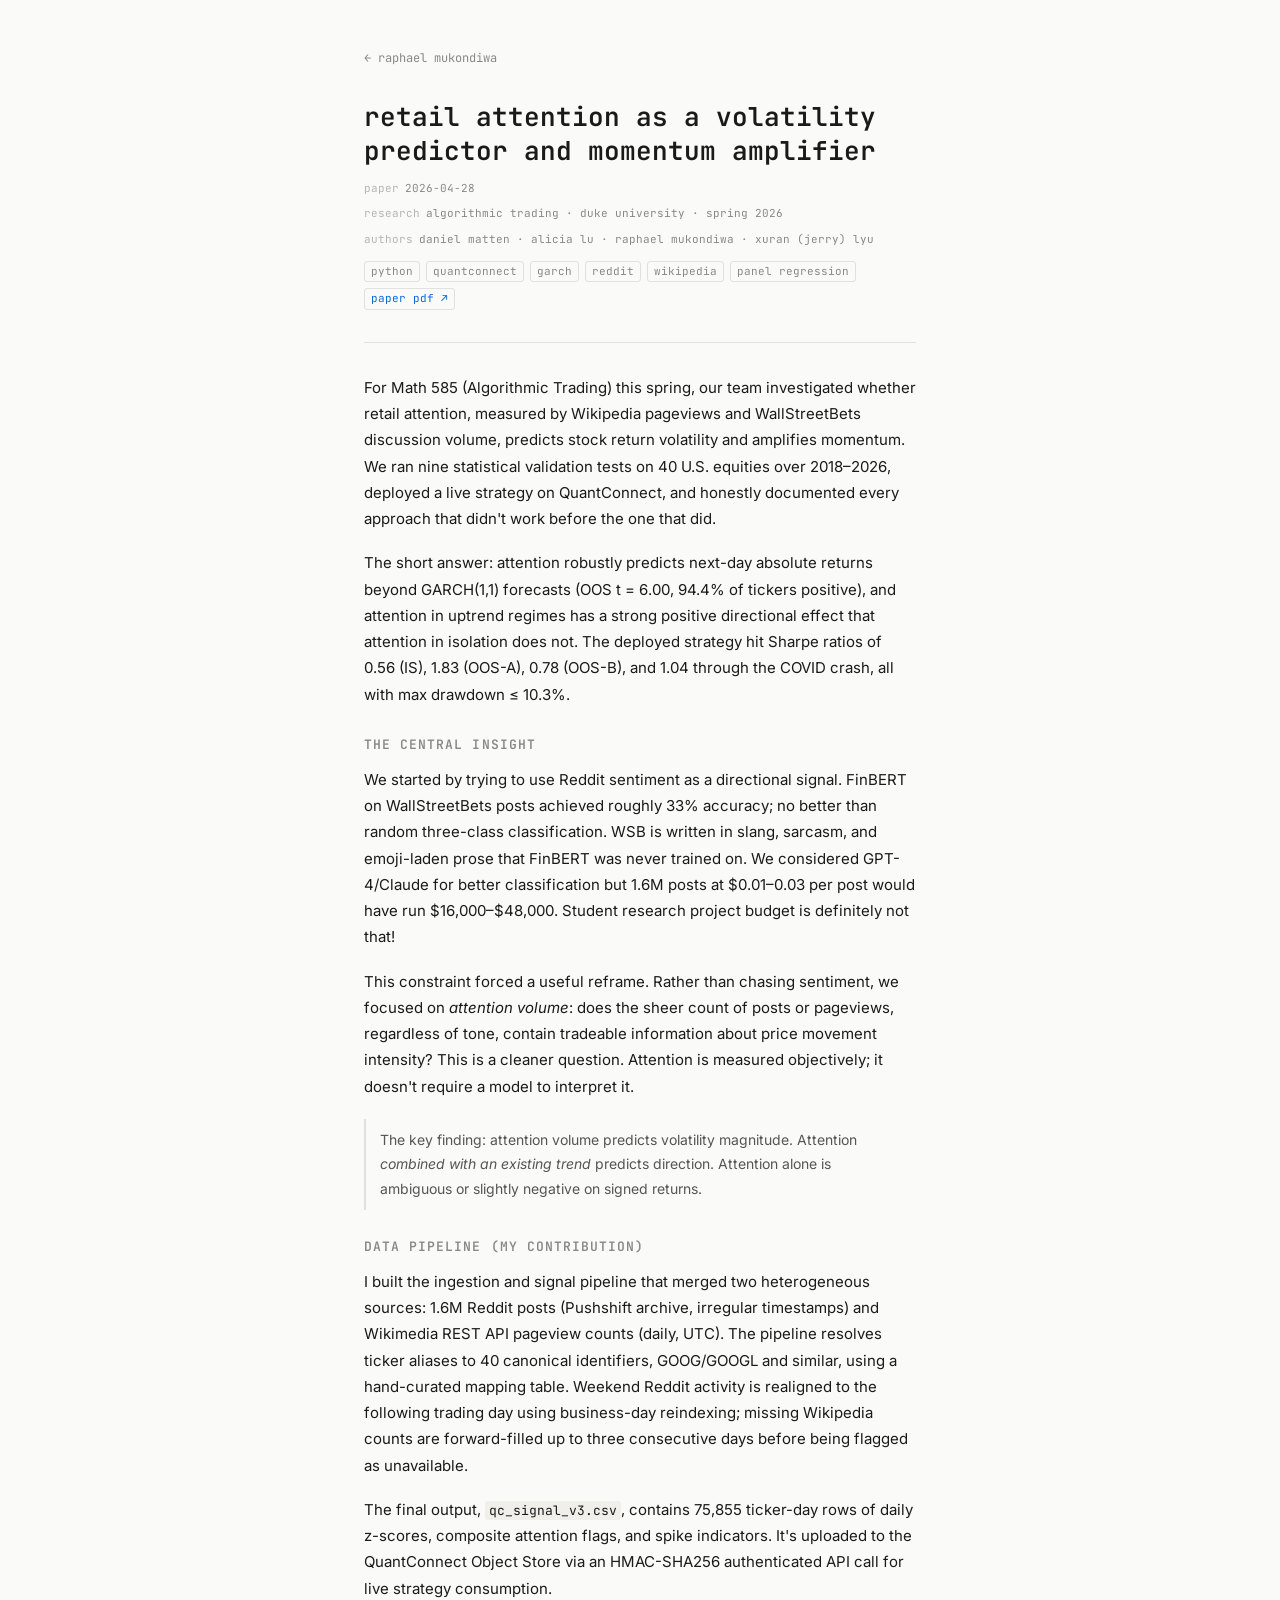
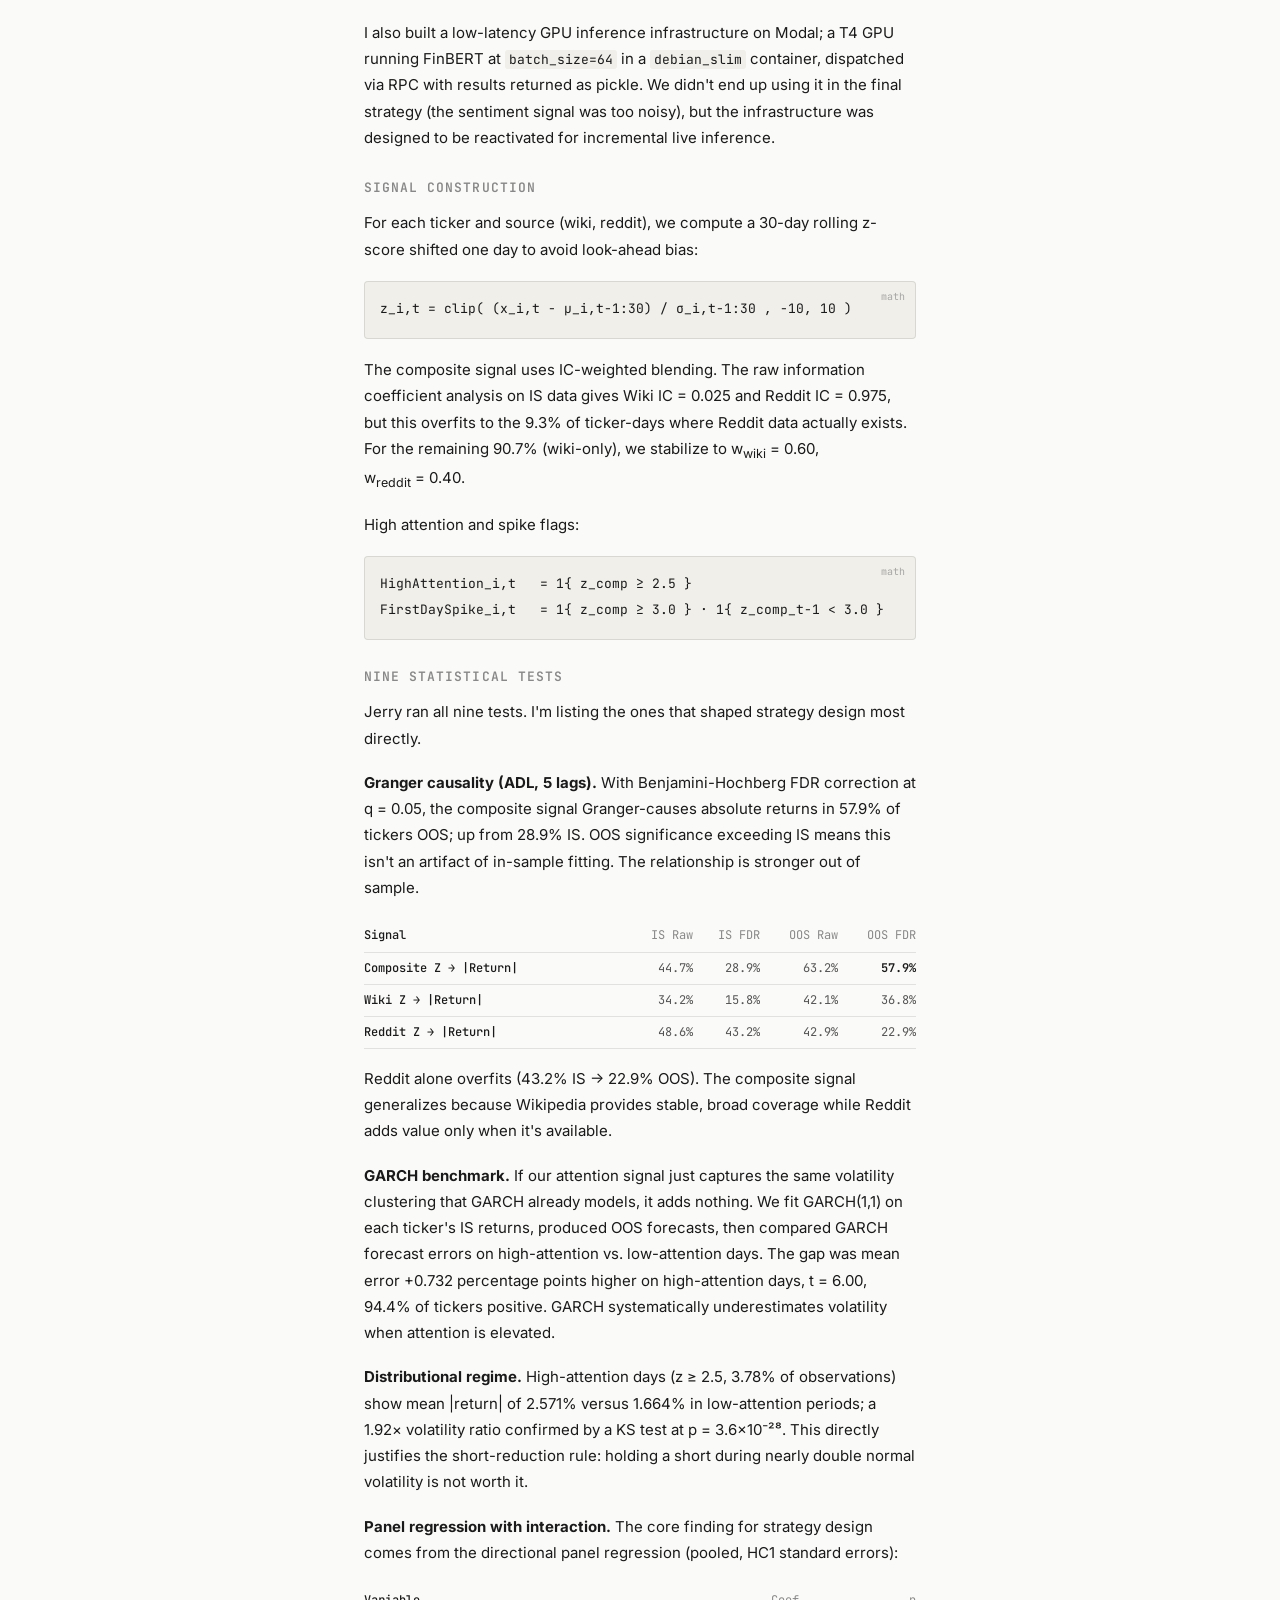
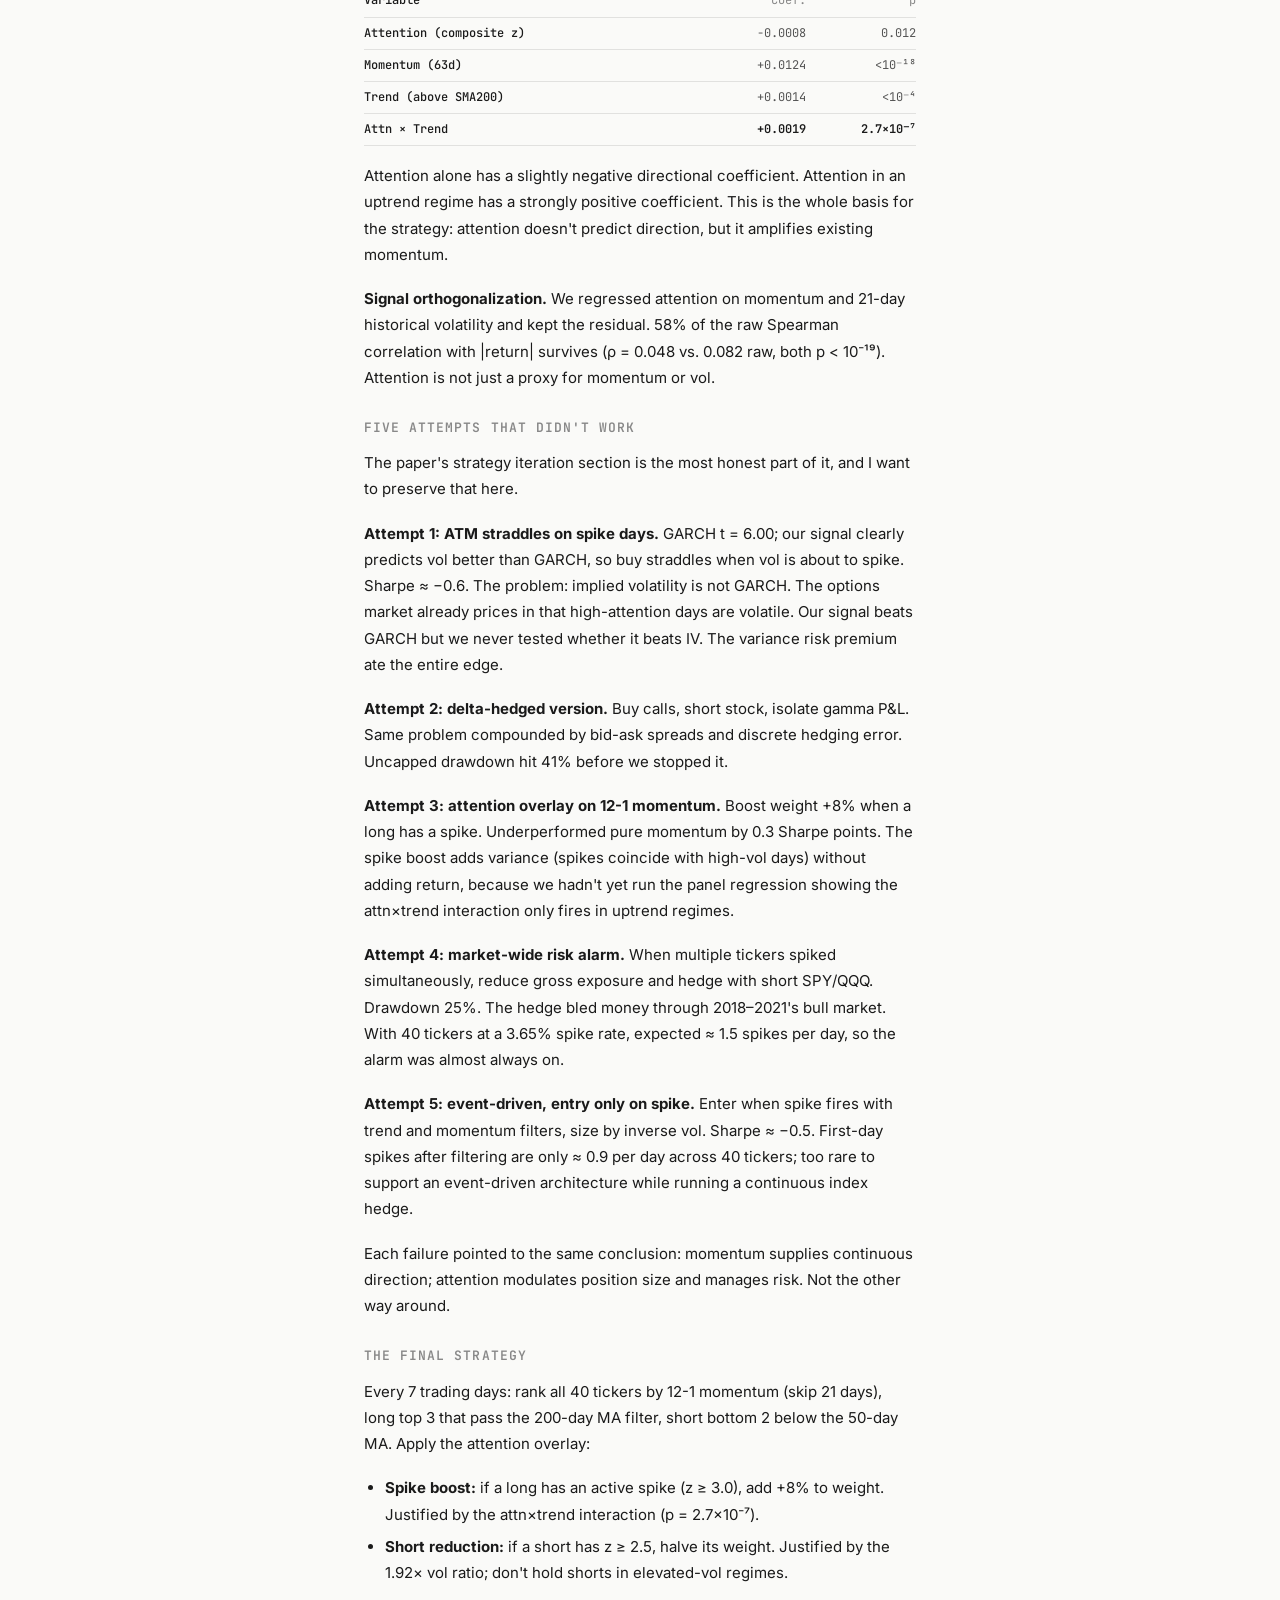
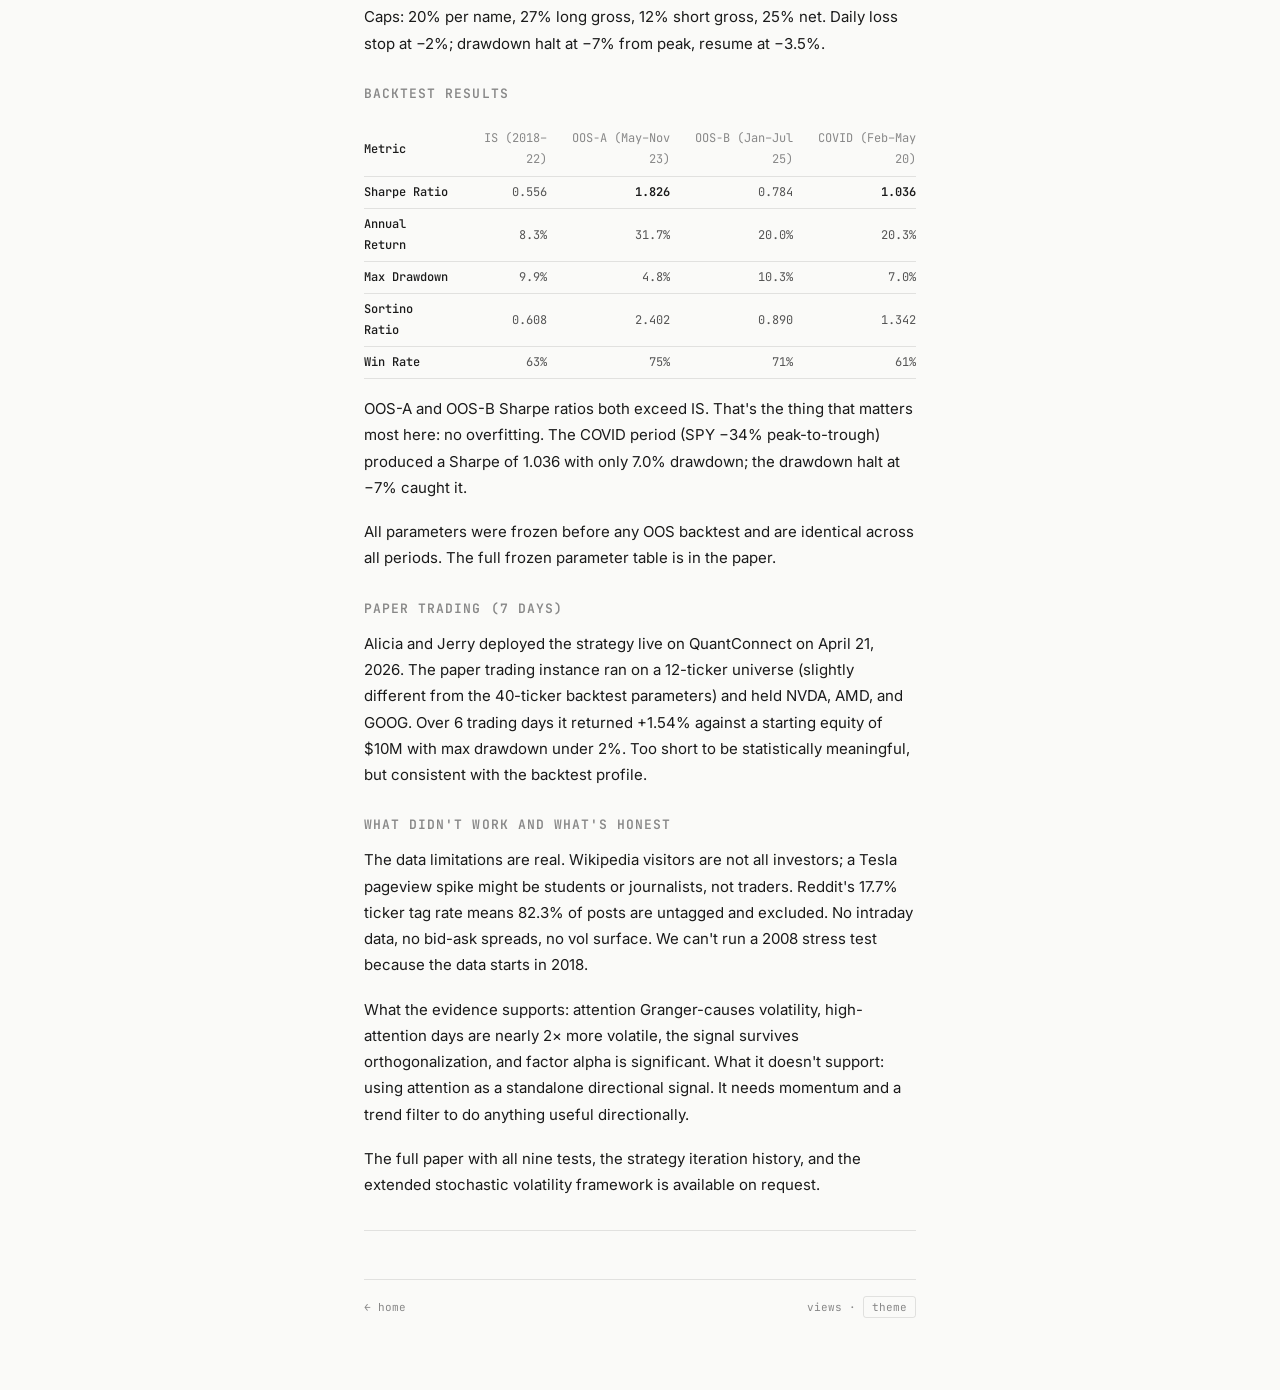
<file: posts/2026-04-retail-attention.html>
<!DOCTYPE html>
<html lang="en">
<head>
  <meta charset="UTF-8">
  <meta name="viewport" content="width=device-width, initial-scale=1.0">
  <title>retail attention as a volatility predictor and momentum amplifier · raphael mukondiwa</title>
  <link rel="preconnect" href="https://fonts.googleapis.com">
  <link rel="preconnect" href="https://fonts.gstatic.com" crossorigin>
  <link href="https://fonts.googleapis.com/css2?family=JetBrains+Mono:wght@400;600&family=Inter:wght@400;500&display=swap" rel="stylesheet">
  <link rel="icon" type="image/svg+xml" href="../favicon.svg">
  <link rel="stylesheet" href="../style.css">
  <style>
    .post-container {
      max-width: 680px;
      margin: 0 auto;
      padding: clamp(32px, 5vh, 64px) var(--gutter) clamp(48px, 8vh, 96px);
    }
    .back {
      font-family: var(--mono);
      font-size: 12px;
      color: var(--text-tertiary);
      text-decoration: none;
      display: inline-block;
      margin-bottom: 32px;
    }
    .back:hover { color: var(--link); }
    .post-title {
      font-family: var(--mono);
      font-size: clamp(18px, 2.5vw, 26px);
      font-weight: 600;
      color: var(--text-primary);
      margin-bottom: 12px;
      line-height: 1.3;
    }
    .post-meta {
      font-family: var(--mono);
      font-size: 11px;
      color: var(--text-tertiary);
      margin-bottom: 8px;
      display: flex;
      flex-wrap: wrap;
      gap: 6px;
      align-items: center;
    }
    .post-meta .label {
      color: var(--text-tertiary);
      opacity: 0.6;
    }
    .post-tags {
      font-family: var(--mono);
      font-size: 11px;
      color: var(--text-tertiary);
      margin-top: 12px;
      display: flex;
      flex-wrap: wrap;
      gap: 6px;
    }
    .post-tags .tag {
      border: 1px solid var(--border);
      padding: 1px 6px;
      border-radius: 3px;
    }
    .divider {
      border: none;
      border-top: 1px solid var(--border);
      margin: 32px 0;
    }
    .post-body {
      font-size: 15px;
      line-height: 1.75;
      color: var(--text-primary);
    }
    .post-body p { margin-bottom: 1.2em; }
    .post-body a { color: var(--link); }
    .post-body h2 {
      font-family: var(--mono);
      font-size: 13px;
      font-weight: 600;
      text-transform: uppercase;
      letter-spacing: 0.08em;
      color: var(--text-tertiary);
      margin: 2em 0 0.8em;
    }
    .post-body pre {
      background: var(--bg-secondary);
      border: 1px solid var(--border);
      border-radius: 4px;
      padding: 1rem;
      overflow-x: auto;
      margin: 1.2em 0;
      position: relative;
    }
    .post-body pre .lang-label {
      position: absolute;
      top: 6px;
      right: 10px;
      font-family: var(--mono);
      font-size: 10px;
      color: var(--text-tertiary);
      opacity: 0.7;
    }
    .post-body code {
      font-family: var(--mono);
      font-size: 13px;
      line-height: 1.5;
      color: var(--text-primary);
    }
    .post-body p code, .post-body li code {
      background: var(--bg-secondary);
      padding: 1px 4px;
      border-radius: 3px;
      font-size: 13px;
    }
    .post-body table {
      width: 100%;
      border-collapse: collapse;
      margin: 1.4em 0;
      font-family: var(--mono);
      font-size: 12px;
      font-variant-numeric: tabular-nums;
    }
    .post-body th {
      text-align: left;
      color: var(--text-tertiary);
      font-weight: 400;
      border-bottom: 1px solid var(--border);
      padding: 6px 10px 6px 0;
    }
    .post-body td {
      padding: 5px 10px 5px 0;
      color: var(--text-secondary);
      border-bottom: 1px solid var(--border);
    }
    .post-body td:first-child, .post-body th:first-child {
      color: var(--text-primary);
      font-weight: 500;
    }
    .post-body td.num, .post-body th.num { text-align: right; padding-right: 0; }
    .post-body td.hi { color: var(--text-primary); font-weight: 600; }
    .post-body ol, .post-body ul {
      padding-left: 1.4em;
      margin-bottom: 1.2em;
    }
    .post-body li { margin-bottom: 0.4em; }
    .post-body figure {
      margin: 1.8em 0;
    }
    .post-body figure img {
      width: 100%;
      border: 1px solid var(--border);
      border-radius: 4px;
    }
    .post-body figcaption {
      font-family: var(--mono);
      font-size: 11px;
      color: var(--text-tertiary);
      margin-top: 8px;
      text-align: center;
    }
    .result-block {
      background: var(--bg-secondary);
      border: 1px solid var(--border);
      border-radius: 4px;
      padding: 1rem 1.2rem;
      margin: 1.2em 0;
      font-family: var(--mono);
      font-size: 13px;
    }
    .result-block .result-row {
      display: flex;
      justify-content: space-between;
      align-items: baseline;
      padding: 4px 0;
      border-bottom: 1px solid var(--border);
    }
    .result-block .result-row:last-child { border-bottom: none; }
    .result-block .result-label { color: var(--text-secondary); }
    .result-block .result-val { color: var(--text-primary); font-weight: 600; }
    .callout {
      border-left: 2px solid var(--border);
      padding: 0.6em 1em;
      margin: 1.4em 0;
      color: var(--text-secondary);
      font-size: 14px;
    }
  </style>
</head>
<body>
  <div class="post-container">

    <a href="/" class="back">← raphael mukondiwa</a>

    <div class="post-title">retail attention as a volatility predictor and momentum amplifier</div>

    <div class="post-meta">
      <span class="label">paper</span>
      <time datetime="2026-04-28">2026-04-28</time>
    </div>
    <div class="post-meta">
      <span class="label">research</span>
      <span>algorithmic trading · duke university · spring 2026</span>
    </div>
    <div class="post-meta">
      <span class="label">authors</span>
      <span>daniel matten · alicia lu · raphael mukondiwa · xuran (jerry) lyu</span>
    </div>

    <div class="post-tags">
      <span class="tag">python</span>
      <span class="tag">quantconnect</span>
      <span class="tag">garch</span>
      <span class="tag">reddit</span>
      <span class="tag">wikipedia</span>
      <span class="tag">panel regression</span>
      <a href="../assets/retail-attention-strategy-report.pdf" target="_blank" class="tag" style="text-decoration:none;color:var(--link);">paper pdf ↗</a>
    </div>

    <hr class="divider">

    <div class="post-body">

      <p>
        For Math 585 (Algorithmic Trading) this spring, our team investigated whether retail
        attention, measured by Wikipedia pageviews and WallStreetBets discussion volume, predicts
        stock return volatility and amplifies momentum. We ran nine statistical validation tests
        on 40 U.S. equities over 2018–2026, deployed a live strategy on QuantConnect, and
        honestly documented every approach that didn't work before the one that did.
      </p>

      <p>
        The short answer: attention robustly predicts next-day absolute returns beyond GARCH(1,1)
        forecasts (OOS t&nbsp;=&nbsp;6.00, 94.4% of tickers positive), and attention in uptrend
        regimes has a strong positive directional effect that attention in isolation does not.
        The deployed strategy hit Sharpe ratios of 0.56 (IS), 1.83 (OOS-A), 0.78 (OOS-B),
        and 1.04 through the COVID crash, all with max drawdown ≤&nbsp;10.3%.
      </p>

      <h2>the central insight</h2>

      <p>
        We started by trying to use Reddit sentiment as a directional signal. FinBERT on
        WallStreetBets posts achieved roughly 33% accuracy; no better than random three-class
        classification. WSB is written in slang, sarcasm, and emoji-laden prose that FinBERT
        was never trained on. We considered GPT-4/Claude for better classification but 1.6M
        posts at $0.01–0.03 per post would have run $16,000–$48,000. Student research project budget
        is definitely not that!
      </p>

      <p>
        This constraint forced a useful reframe. Rather than chasing sentiment, we focused on
        <em>attention volume</em>: does the sheer count of posts or pageviews, regardless of
        tone, contain tradeable information about price movement intensity? This is a cleaner
        question. Attention is measured objectively; it doesn't require a model to interpret it.
      </p>

      <div class="callout">
        The key finding: attention volume predicts volatility magnitude. Attention
        <em>combined with an existing trend</em> predicts direction. Attention alone is
        ambiguous or slightly negative on signed returns.
      </div>

      <h2>data pipeline (my contribution)</h2>

      <p>
        I built the ingestion and signal pipeline that merged two heterogeneous sources:
        1.6M Reddit posts (Pushshift archive, irregular timestamps) and Wikimedia REST API
        pageview counts (daily, UTC). The pipeline resolves ticker aliases to 40 canonical
        identifiers, GOOG/GOOGL and similar, using a hand-curated mapping table. Weekend Reddit
        activity is realigned to the following trading day using business-day reindexing;
        missing Wikipedia counts are forward-filled up to three consecutive days before being
        flagged as unavailable.
      </p>

      <p>
        The final output, <code>qc_signal_v3.csv</code>, contains 75,855 ticker-day rows
        of daily z-scores, composite attention flags, and spike indicators. It's uploaded to
        the QuantConnect Object Store via an HMAC-SHA256 authenticated API call for live
        strategy consumption.
      </p>

      <p>
        I also built a low-latency GPU inference infrastructure on Modal; a T4 GPU running
        FinBERT at <code>batch_size=64</code> in a <code>debian_slim</code> container,
        dispatched via RPC with results returned as pickle. We didn't end up using it in
        the final strategy (the sentiment signal was too noisy), but the infrastructure
        was designed to be reactivated for incremental live inference.
      </p>

      <h2>signal construction</h2>

      <p>
        For each ticker and source (wiki, reddit), we compute a 30-day rolling z-score
        shifted one day to avoid look-ahead bias:
      </p>

      <pre><span class="lang-label">math</span><code>z_i,t = clip( (x_i,t − μ_i,t−1:30) / σ_i,t−1:30 , −10, 10 )</code></pre>

      <p>
        The composite signal uses IC-weighted blending. The raw information coefficient
        analysis on IS data gives Wiki IC&nbsp;=&nbsp;0.025 and Reddit IC&nbsp;=&nbsp;0.975,
        but this overfits to the 9.3% of ticker-days where Reddit data actually exists.
        For the remaining 90.7% (wiki-only), we stabilize to w<sub>wiki</sub>&nbsp;=&nbsp;0.60,
        w<sub>reddit</sub>&nbsp;=&nbsp;0.40.
      </p>

      <p>
        High attention and spike flags:
      </p>

      <pre><span class="lang-label">math</span><code>HighAttention_i,t   = 1{ z_comp ≥ 2.5 }
FirstDaySpike_i,t   = 1{ z_comp ≥ 3.0 } · 1{ z_comp_t−1 &lt; 3.0 }</code></pre>

      <h2>nine statistical tests</h2>

      <p>
        Jerry ran all nine tests. I'm listing the ones that shaped strategy design most directly.
      </p>

      <p>
        <strong>Granger causality (ADL, 5 lags).</strong> With Benjamini-Hochberg FDR correction
        at q&nbsp;=&nbsp;0.05, the composite signal Granger-causes absolute returns in 57.9% of
        tickers OOS; up from 28.9% IS. OOS significance exceeding IS means this isn't an artifact
        of in-sample fitting. The relationship is stronger out of sample.
      </p>

      <table>
        <thead>
          <tr>
            <th>Signal</th>
            <th class="num">IS Raw</th>
            <th class="num">IS FDR</th>
            <th class="num">OOS Raw</th>
            <th class="num">OOS FDR</th>
          </tr>
        </thead>
        <tbody>
          <tr>
            <td>Composite Z → |Return|</td>
            <td class="num">44.7%</td>
            <td class="num">28.9%</td>
            <td class="num">63.2%</td>
            <td class="num hi">57.9%</td>
          </tr>
          <tr>
            <td>Wiki Z → |Return|</td>
            <td class="num">34.2%</td>
            <td class="num">15.8%</td>
            <td class="num">42.1%</td>
            <td class="num">36.8%</td>
          </tr>
          <tr>
            <td>Reddit Z → |Return|</td>
            <td class="num">48.6%</td>
            <td class="num">43.2%</td>
            <td class="num">42.9%</td>
            <td class="num">22.9%</td>
          </tr>
        </tbody>
      </table>

      <p>
        Reddit alone overfits (43.2% IS → 22.9% OOS). The composite signal generalizes
        because Wikipedia provides stable, broad coverage while Reddit adds value only when
        it's available.
      </p>

      <p>
        <strong>GARCH benchmark.</strong> If our attention signal just captures the same
        volatility clustering that GARCH already models, it adds nothing. We fit GARCH(1,1)
        on each ticker's IS returns, produced OOS forecasts, then compared GARCH forecast
        errors on high-attention vs. low-attention days. The gap was mean error
        +0.732 percentage points higher on high-attention days, t&nbsp;=&nbsp;6.00,
        94.4% of tickers positive. GARCH systematically underestimates volatility when
        attention is elevated.
      </p>

      <p>
        <strong>Distributional regime.</strong> High-attention days (z&nbsp;≥&nbsp;2.5,
        3.78% of observations) show mean |return| of 2.571% versus 1.664% in low-attention
        periods; a 1.92× volatility ratio confirmed by a KS test at p&nbsp;=&nbsp;3.6×10⁻²⁸.
        This directly justifies the short-reduction rule: holding a short during nearly
        double normal volatility is not worth it.
      </p>

      <p>
        <strong>Panel regression with interaction.</strong> The core finding for strategy design
        comes from the directional panel regression (pooled, HC1 standard errors):
      </p>

      <table>
        <thead>
          <tr>
            <th>Variable</th>
            <th class="num">Coef.</th>
            <th class="num">p</th>
          </tr>
        </thead>
        <tbody>
          <tr>
            <td>Attention (composite z)</td>
            <td class="num">−0.0008</td>
            <td class="num">0.012</td>
          </tr>
          <tr>
            <td>Momentum (63d)</td>
            <td class="num">+0.0124</td>
            <td class="num">&lt;10⁻¹⁸</td>
          </tr>
          <tr>
            <td>Trend (above SMA200)</td>
            <td class="num">+0.0014</td>
            <td class="num">&lt;10⁻⁴</td>
          </tr>
          <tr>
            <td>Attn × Trend</td>
            <td class="num hi">+0.0019</td>
            <td class="num hi">2.7×10⁻⁷</td>
          </tr>
        </tbody>
      </table>

      <p>
        Attention alone has a slightly negative directional coefficient. Attention in an
        uptrend regime has a strongly positive coefficient. This is the whole basis for the
        strategy: attention doesn't predict direction, but it amplifies existing momentum.
      </p>

      <p>
        <strong>Signal orthogonalization.</strong> We regressed attention on momentum and
        21-day historical volatility and kept the residual. 58% of the raw Spearman
        correlation with |return| survives (ρ&nbsp;=&nbsp;0.048 vs. 0.082 raw,
        both p&nbsp;&lt;&nbsp;10⁻¹⁹). Attention is not just a proxy for momentum
        or vol.
      </p>

      <h2>five attempts that didn't work</h2>

      <p>
        The paper's strategy iteration section is the most honest part of it, and I want to
        preserve that here.
      </p>

      <p>
        <strong>Attempt 1: ATM straddles on spike days.</strong> GARCH t&nbsp;=&nbsp;6.00; our
        signal clearly predicts vol better than GARCH, so buy straddles when vol is about
        to spike. Sharpe ≈&nbsp;−0.6. The problem: implied volatility is not GARCH. The
        options market already prices in that high-attention days are volatile. Our signal
        beats GARCH but we never tested whether it beats IV. The variance risk premium ate
        the entire edge.
      </p>

      <p>
        <strong>Attempt 2: delta-hedged version.</strong> Buy calls, short stock, isolate
        gamma P&amp;L. Same problem compounded by bid-ask spreads and discrete hedging error.
        Uncapped drawdown hit 41% before we stopped it.
      </p>

      <p>
        <strong>Attempt 3: attention overlay on 12-1 momentum.</strong> Boost weight +8%
        when a long has a spike. Underperformed pure momentum by 0.3 Sharpe points. The
        spike boost adds variance (spikes coincide with high-vol days) without adding return,
        because we hadn't yet run the panel regression showing the attn×trend interaction
        only fires in uptrend regimes.
      </p>

      <p>
        <strong>Attempt 4: market-wide risk alarm.</strong> When multiple tickers spiked
        simultaneously, reduce gross exposure and hedge with short SPY/QQQ. Drawdown 25%.
        The hedge bled money through 2018–2021's bull market. With 40 tickers at a 3.65%
        spike rate, expected ≈&nbsp;1.5 spikes per day, so the alarm was almost always on.
      </p>

      <p>
        <strong>Attempt 5: event-driven, entry only on spike.</strong> Enter when spike
        fires with trend and momentum filters, size by inverse vol. Sharpe ≈&nbsp;−0.5.
        First-day spikes after filtering are only ≈&nbsp;0.9 per day across 40 tickers;
        too rare to support an event-driven architecture while running a continuous index hedge.
      </p>

      <p>
        Each failure pointed to the same conclusion: momentum supplies continuous direction;
        attention modulates position size and manages risk. Not the other way around.
      </p>

      <h2>the final strategy</h2>

      <p>
        Every 7 trading days: rank all 40 tickers by 12-1 momentum (skip 21 days), long top
        3 that pass the 200-day MA filter, short bottom 2 below the 50-day MA. Apply the
        attention overlay:
      </p>

      <ul>
        <li><strong>Spike boost:</strong> if a long has an active spike (z&nbsp;≥&nbsp;3.0), add +8% to weight. Justified by the attn×trend interaction (p&nbsp;=&nbsp;2.7×10⁻⁷).</li>
        <li><strong>Short reduction:</strong> if a short has z&nbsp;≥&nbsp;2.5, halve its weight. Justified by the 1.92× vol ratio; don't hold shorts in elevated-vol regimes.</li>
      </ul>

      <p>
        Caps: 20% per name, 27% long gross, 12% short gross, 25% net. Daily loss stop at
        −2%; drawdown halt at −7% from peak, resume at −3.5%.
      </p>

      <h2>backtest results</h2>

      <table>
        <thead>
          <tr>
            <th>Metric</th>
            <th class="num">IS (2018–22)</th>
            <th class="num">OOS-A (May–Nov 23)</th>
            <th class="num">OOS-B (Jan–Jul 25)</th>
            <th class="num">COVID (Feb–May 20)</th>
          </tr>
        </thead>
        <tbody>
          <tr>
            <td>Sharpe Ratio</td>
            <td class="num">0.556</td>
            <td class="num hi">1.826</td>
            <td class="num">0.784</td>
            <td class="num hi">1.036</td>
          </tr>
          <tr>
            <td>Annual Return</td>
            <td class="num">8.3%</td>
            <td class="num">31.7%</td>
            <td class="num">20.0%</td>
            <td class="num">20.3%</td>
          </tr>
          <tr>
            <td>Max Drawdown</td>
            <td class="num">9.9%</td>
            <td class="num">4.8%</td>
            <td class="num">10.3%</td>
            <td class="num">7.0%</td>
          </tr>
          <tr>
            <td>Sortino Ratio</td>
            <td class="num">0.608</td>
            <td class="num">2.402</td>
            <td class="num">0.890</td>
            <td class="num">1.342</td>
          </tr>
          <tr>
            <td>Win Rate</td>
            <td class="num">63%</td>
            <td class="num">75%</td>
            <td class="num">71%</td>
            <td class="num">61%</td>
          </tr>
        </tbody>
      </table>

      <p>
        OOS-A and OOS-B Sharpe ratios both exceed IS. That's the thing that matters most
        here: no overfitting. The COVID period (SPY −34% peak-to-trough) produced a Sharpe
        of 1.036 with only 7.0% drawdown; the drawdown halt at −7% caught it.
      </p>

      <p>
        All parameters were frozen before any OOS backtest and are identical across all
        periods. The full frozen parameter table is in the paper.
      </p>

      <h2>paper trading (7 days)</h2>

      <p>
        Alicia and Jerry deployed the strategy live on QuantConnect on April 21, 2026.
        The paper trading instance ran on a 12-ticker universe (slightly different from the
        40-ticker backtest parameters) and held NVDA, AMD, and GOOG. Over 6 trading days
        it returned +1.54% against a starting equity of $10M with max drawdown under 2%.
        Too short to be statistically meaningful, but consistent with the backtest profile.
      </p>

      <h2>what didn't work and what's honest</h2>

      <p>
        The data limitations are real. Wikipedia visitors are not all investors; a Tesla
        pageview spike might be students or journalists, not traders. Reddit's 17.7% ticker
        tag rate means 82.3% of posts are untagged and excluded. No intraday data, no bid-ask
        spreads, no vol surface. We can't run a 2008 stress test because the data starts in 2018.
      </p>

      <p>
        What the evidence supports: attention Granger-causes volatility, high-attention days
        are nearly 2× more volatile, the signal survives orthogonalization, and factor alpha
        is significant. What it doesn't support: using attention as a standalone directional
        signal. It needs momentum and a trend filter to do anything useful directionally.
      </p>

      <p>
        The full paper with all nine tests, the strategy iteration history, and the extended
        stochastic volatility framework is available on request.
      </p>

    </div>

    <hr class="divider">

    <footer style="padding-top:16px;font-family:var(--mono);font-size:11px;color:var(--text-tertiary);display:flex;justify-content:space-between;align-items:center;flex-wrap:wrap;gap:8px;">
      <span><a href="/" style="color:var(--text-tertiary);text-decoration:none;">← home</a></span>
      <span><span class="goatcounter-count" data-path="/posts/2026-04-retail-attention.html"></span> views · <button class="theme-toggle" onclick="toggleTheme()" aria-label="toggle theme">theme</button></span>
    </footer>

  </div>

  <script data-goatcounter="https://rmukondiwa.goatcounter.com/count"
          async src="//gc.zgo.at/count.v5.js"
          crossorigin="anonymous"
          integrity="sha384-atnOLvQb9t+jTSipvd75X2yginT4PjVbqDdlJAmxMm+wYElFmeR6EmLP5bYeoRVQ"></script>
  <script>
    (function() {
      var saved = localStorage.getItem('theme');
      if (saved) document.documentElement.setAttribute('data-theme', saved);
    })();
    function toggleTheme() {
      var current = document.documentElement.getAttribute('data-theme');
      var isDark = current === 'dark' ||
        (!current && window.matchMedia('(prefers-color-scheme: dark)').matches);
      var next = isDark ? 'light' : 'dark';
      document.documentElement.setAttribute('data-theme', next);
      localStorage.setItem('theme', next);
    }
  </script>
  <script>
    document.querySelectorAll('.goatcounter-count').forEach(function (el) {
      fetch('https://rmukondiwa.goatcounter.com/counter/' + el.dataset.path + '.json?start=2020-01-01')
        .then(function (r) { return r.json(); })
        .then(function (d) { el.textContent = d.count; })
        .catch(function () {});
    });
  </script>
</body>
</html>
</file>
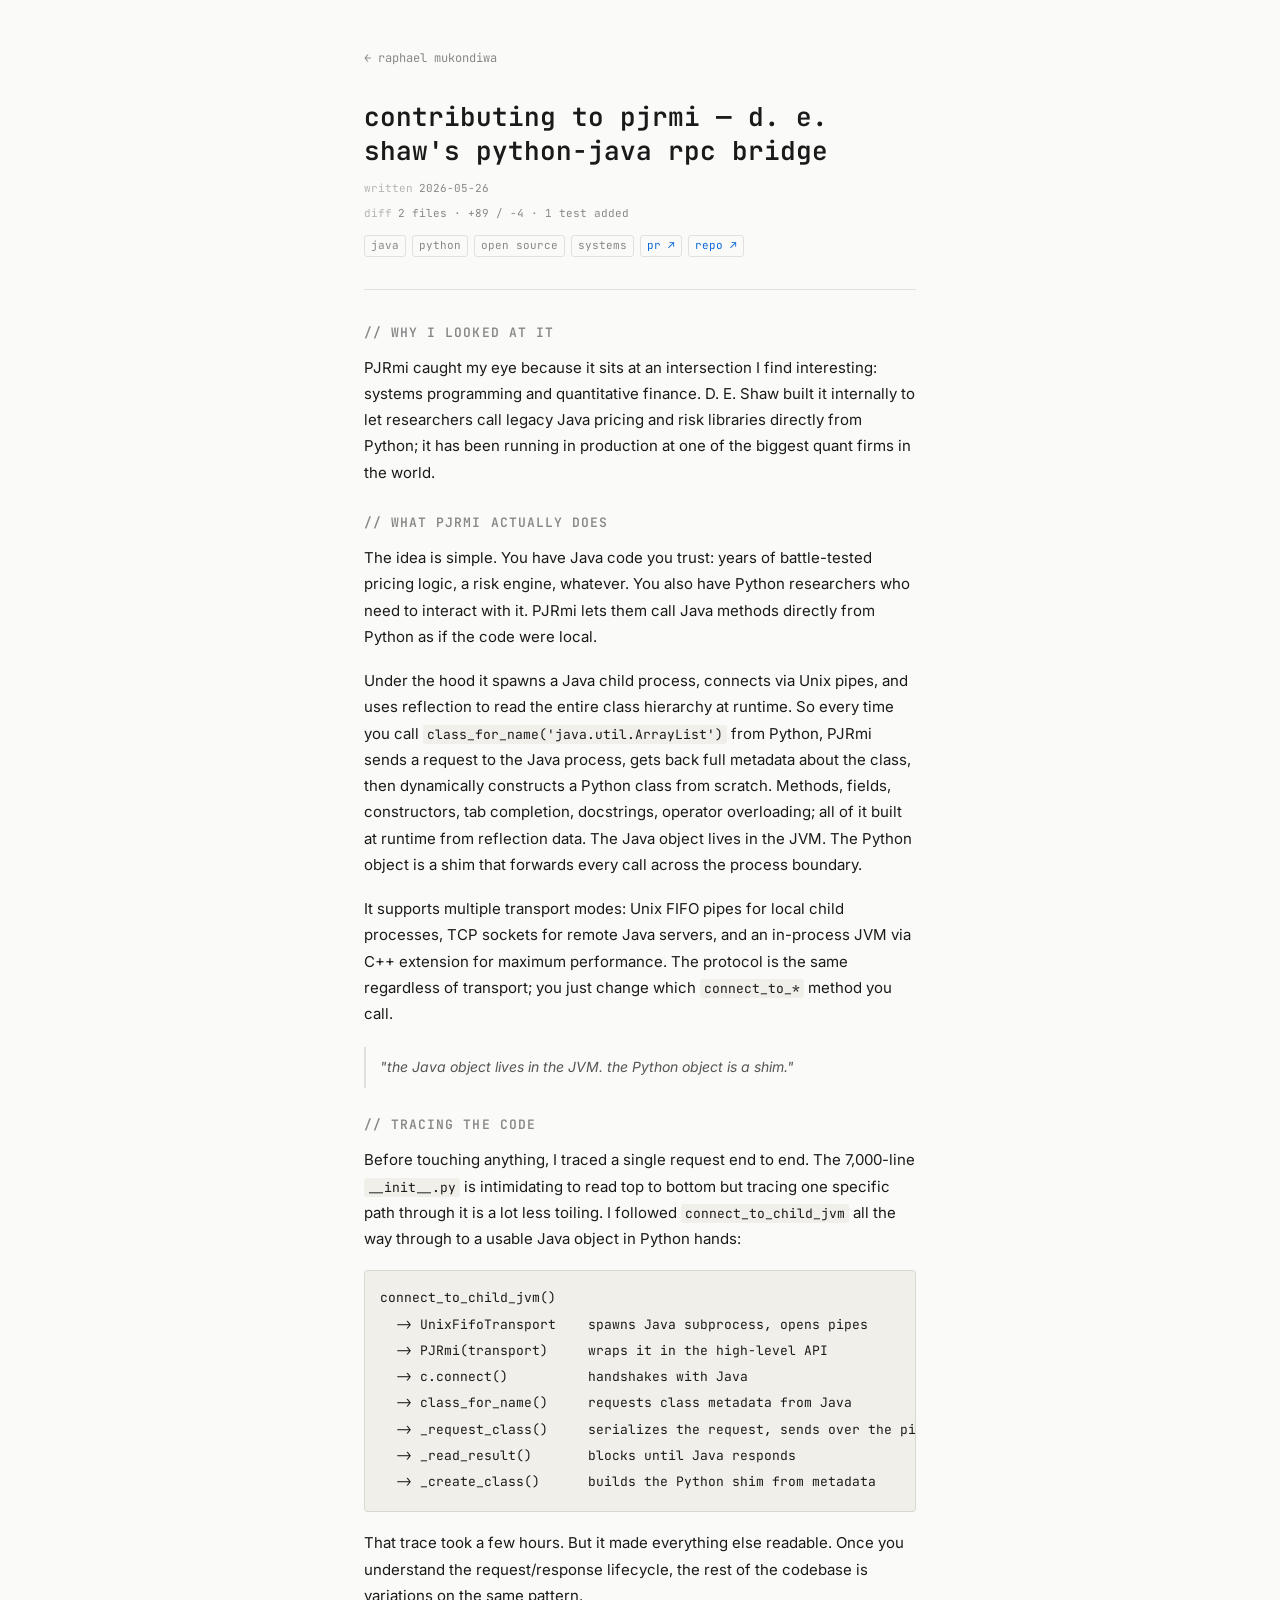
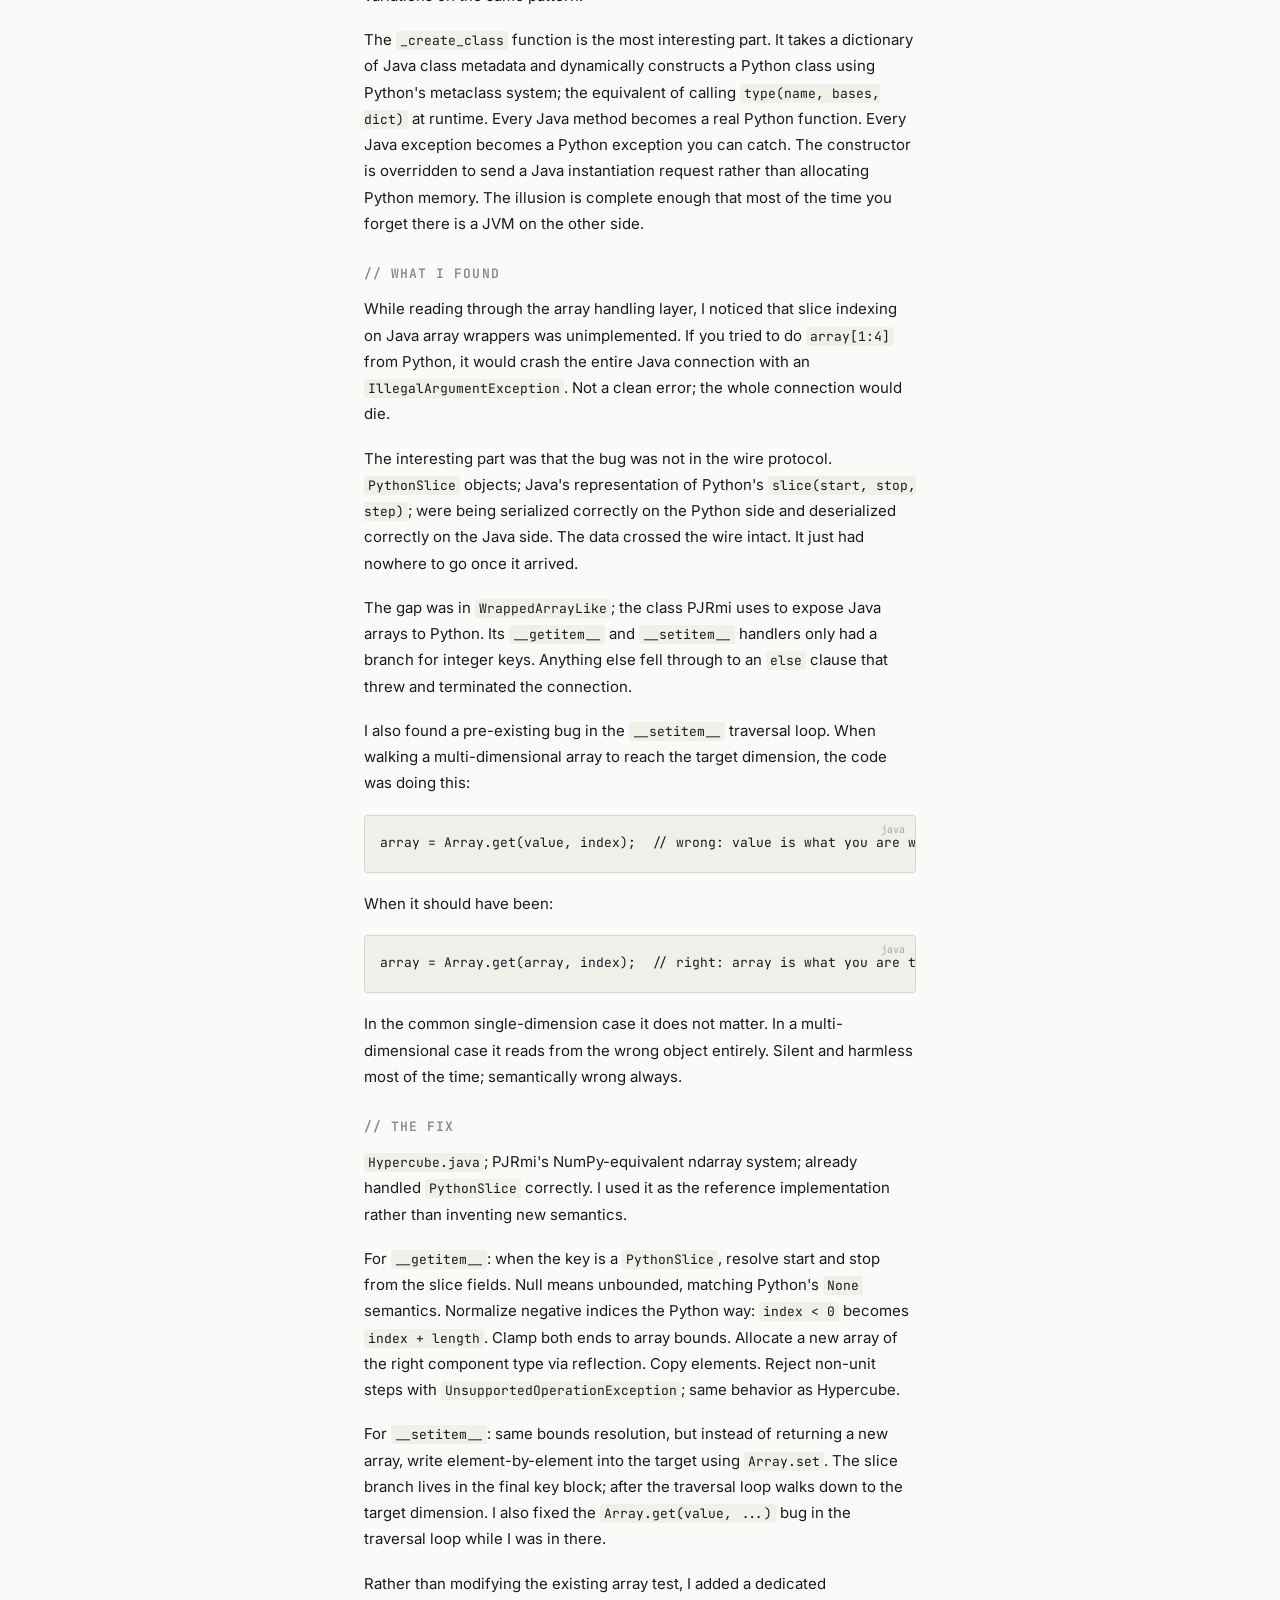
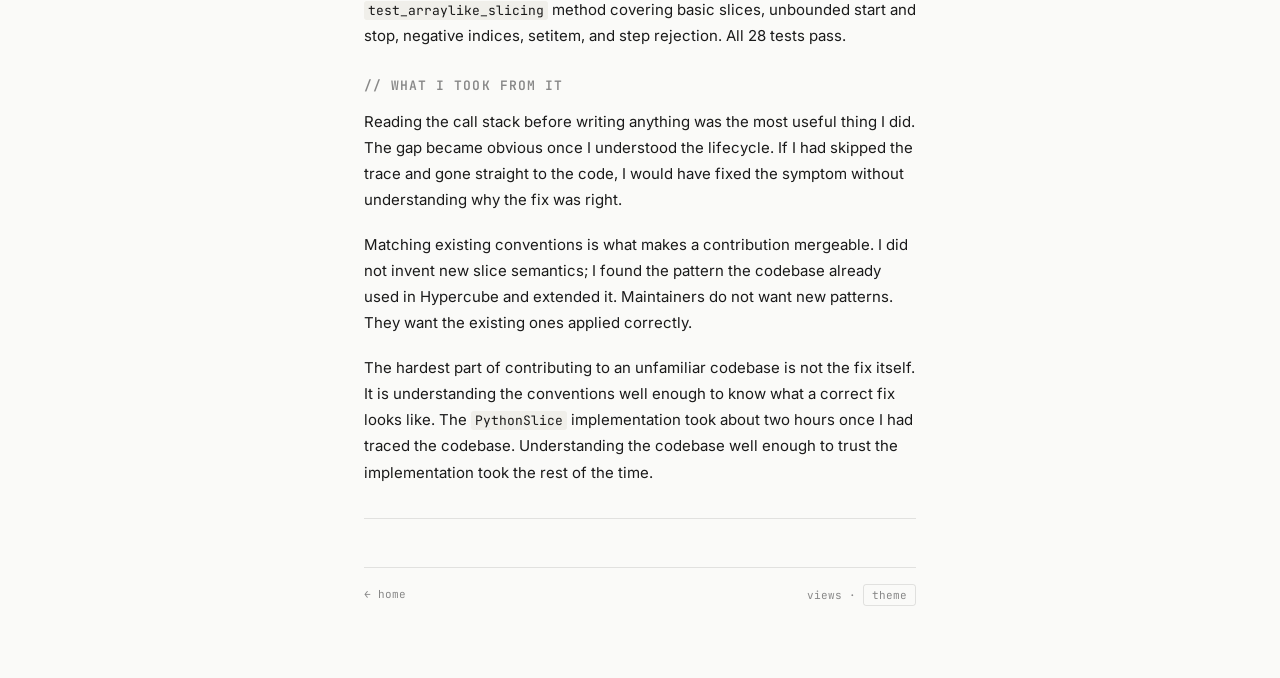
<file: posts/2026-05-pjrmi.html>
<!DOCTYPE html>
<html lang="en">
<head>
  <meta charset="UTF-8">
  <meta name="viewport" content="width=device-width, initial-scale=1.0">
  <title>contributing to pjrmi · raphael mukondiwa</title>
  <link rel="preconnect" href="https://fonts.googleapis.com">
  <link rel="preconnect" href="https://fonts.gstatic.com" crossorigin>
  <link href="https://fonts.googleapis.com/css2?family=JetBrains+Mono:wght@400;600&family=Inter:wght@400;500&display=swap" rel="stylesheet">
  <link rel="icon" type="image/svg+xml" href="../favicon.svg">
  <link rel="stylesheet" href="../style.css">
  <style>
    .post-container {
      max-width: 680px;
      margin: 0 auto;
      padding: clamp(32px, 5vh, 64px) var(--gutter) clamp(48px, 8vh, 96px);
    }
    .back {
      font-family: var(--mono);
      font-size: 12px;
      color: var(--text-tertiary);
      text-decoration: none;
      display: inline-block;
      margin-bottom: 32px;
    }
    .back:hover { color: var(--link); }
    .post-title {
      font-family: var(--mono);
      font-size: clamp(18px, 2.5vw, 26px);
      font-weight: 600;
      color: var(--text-primary);
      margin-bottom: 12px;
      line-height: 1.3;
    }
    .post-meta {
      font-family: var(--mono);
      font-size: 11px;
      color: var(--text-tertiary);
      margin-bottom: 8px;
      display: flex;
      flex-wrap: wrap;
      gap: 6px;
      align-items: center;
    }
    .post-meta .label {
      color: var(--text-tertiary);
      opacity: 0.6;
    }
    .post-tags {
      font-family: var(--mono);
      font-size: 11px;
      color: var(--text-tertiary);
      margin-top: 12px;
      display: flex;
      flex-wrap: wrap;
      gap: 6px;
    }
    .post-tags .tag {
      border: 1px solid var(--border);
      padding: 1px 6px;
      border-radius: 3px;
    }
    .divider {
      border: none;
      border-top: 1px solid var(--border);
      margin: 32px 0;
    }
    .post-body {
      font-size: 15px;
      line-height: 1.75;
      color: var(--text-primary);
    }
    .post-body p { margin-bottom: 1.2em; }
    .post-body a { color: var(--link); }
    .post-body h2 {
      font-family: var(--mono);
      font-size: 13px;
      font-weight: 600;
      text-transform: uppercase;
      letter-spacing: 0.08em;
      color: var(--text-tertiary);
      margin: 2em 0 0.8em;
    }
    .post-body pre {
      background: var(--bg-secondary);
      border: 1px solid var(--border);
      border-radius: 4px;
      padding: 1rem;
      overflow-x: auto;
      margin: 1.2em 0;
      position: relative;
    }
    .post-body pre .lang-label {
      position: absolute;
      top: 6px;
      right: 10px;
      font-family: var(--mono);
      font-size: 10px;
      color: var(--text-tertiary);
      opacity: 0.7;
    }
    .post-body code {
      font-family: var(--mono);
      font-size: 13px;
      line-height: 1.5;
      color: var(--text-primary);
    }
    .post-body p code, .post-body li code {
      background: var(--bg-secondary);
      padding: 1px 4px;
      border-radius: 3px;
      font-size: 13px;
    }
    .callout {
      border-left: 2px solid var(--border);
      padding: 0.6em 1em;
      margin: 1.4em 0;
      color: var(--text-secondary);
      font-size: 14px;
      font-style: italic;
    }
  </style>
</head>
<body>
  <div class="post-container">

    <a href="/" class="back">← raphael mukondiwa</a>

    <div class="post-title">contributing to pjrmi — d. e. shaw's python-java rpc bridge</div>

    <div class="post-meta">
      <span class="label">written</span>
      <time datetime="2026-05-26">2026-05-26</time>
    </div>
    <div class="post-meta">
      <span class="label">diff</span>
      <span>2 files · +89 / −4 · 1 test added</span>
    </div>

    <div class="post-tags">
      <span class="tag">java</span>
      <span class="tag">python</span>
      <span class="tag">open source</span>
      <span class="tag">systems</span>
      <a href="https://github.com/deshaw/pjrmi/pull/14" target="_blank" rel="noopener" class="tag" style="text-decoration:none;color:var(--link);">pr ↗</a>
      <a href="https://github.com/deshaw/pjrmi" target="_blank" rel="noopener" class="tag" style="text-decoration:none;color:var(--link);">repo ↗</a>
    </div>

    <hr class="divider">

    <div class="post-body">

      <h2>// why i looked at it</h2>

      <p>
        PJRmi caught my eye because it sits at an intersection I find interesting: systems
        programming and quantitative finance. D. E. Shaw built it internally to let researchers
        call legacy Java pricing and risk libraries directly from Python; it has been running in
        production at one of the biggest quant firms in the world.
      </p>

      <h2>// what pjrmi actually does</h2>

      <p>
        The idea is simple. You have Java code you trust: years of battle-tested pricing logic,
        a risk engine, whatever. You also have Python researchers who need to interact with it.
        PJRmi lets them call Java methods directly from Python as if the code were local.
      </p>

      <p>
        Under the hood it spawns a Java child process, connects via Unix pipes, and uses
        reflection to read the entire class hierarchy at runtime. So every time you call
        <code>class_for_name('java.util.ArrayList')</code> from Python, PJRmi sends a request
        to the Java process, gets back full metadata about the class, then dynamically constructs
        a Python class from scratch. Methods, fields, constructors, tab completion, docstrings,
        operator overloading; all of it built at runtime from reflection data. The Java object
        lives in the JVM. The Python object is a shim that forwards every call across the process
        boundary.
      </p>

      <p>
        It supports multiple transport modes: Unix FIFO pipes for local child processes, TCP
        sockets for remote Java servers, and an in-process JVM via C++ extension for maximum
        performance. The protocol is the same regardless of transport; you just change which
        <code>connect_to_*</code> method you call.
      </p>

      <div class="callout">
        "the Java object lives in the JVM. the Python object is a shim."
      </div>

      <h2>// tracing the code</h2>

      <p>
        Before touching anything, I traced a single request end to end. The 7,000-line
        <code>__init__.py</code> is intimidating to read top to bottom but tracing one specific
        path through it is a lot less toiling. I followed <code>connect_to_child_jvm</code> all
        the way through to a usable Java object in Python hands:
      </p>

      <pre><code>connect_to_child_jvm()
  -> UnixFifoTransport    spawns Java subprocess, opens pipes
  -> PJRmi(transport)     wraps it in the high-level API
  -> c.connect()          handshakes with Java
  -> class_for_name()     requests class metadata from Java
  -> _request_class()     serializes the request, sends over the pipe
  -> _read_result()       blocks until Java responds
  -> _create_class()      builds the Python shim from metadata</code></pre>

      <p>
        That trace took a few hours. But it made everything else readable. Once you understand
        the request/response lifecycle, the rest of the codebase is variations on the same pattern.
      </p>

      <p>
        The <code>_create_class</code> function is the most interesting part. It takes a
        dictionary of Java class metadata and dynamically constructs a Python class using
        Python's metaclass system; the equivalent of calling <code>type(name, bases, dict)</code>
        at runtime. Every Java method becomes a real Python function. Every Java exception becomes
        a Python exception you can catch. The constructor is overridden to send a Java
        instantiation request rather than allocating Python memory. The illusion is complete
        enough that most of the time you forget there is a JVM on the other side.
      </p>

      <h2>// what i found</h2>

      <p>
        While reading through the array handling layer, I noticed that slice indexing on Java
        array wrappers was unimplemented. If you tried to do <code>array[1:4]</code> from Python,
        it would crash the entire Java connection with an <code>IllegalArgumentException</code>.
        Not a clean error; the whole connection would die.
      </p>

      <p>
        The interesting part was that the bug was not in the wire protocol. <code>PythonSlice</code>
        objects; Java's representation of Python's <code>slice(start, stop, step)</code>; were
        being serialized correctly on the Python side and deserialized correctly on the Java side.
        The data crossed the wire intact. It just had nowhere to go once it arrived.
      </p>

      <p>
        The gap was in <code>WrappedArrayLike</code>; the class PJRmi uses to expose Java arrays
        to Python. Its <code>__getitem__</code> and <code>__setitem__</code> handlers only had a
        branch for integer keys. Anything else fell through to an <code>else</code> clause that
        threw and terminated the connection.
      </p>

      <p>
        I also found a pre-existing bug in the <code>__setitem__</code> traversal loop. When
        walking a multi-dimensional array to reach the target dimension, the code was doing this:
      </p>

      <pre><code><span class="lang-label">java</span>array = Array.get(value, index);  // wrong: value is what you are writing</code></pre>

      <p>When it should have been:</p>

      <pre><code><span class="lang-label">java</span>array = Array.get(array, index);  // right: array is what you are traversing</code></pre>

      <p>
        In the common single-dimension case it does not matter. In a multi-dimensional case it
        reads from the wrong object entirely. Silent and harmless most of the time; semantically
        wrong always.
      </p>

      <h2>// the fix</h2>

      <p>
        <code>Hypercube.java</code>; PJRmi's NumPy-equivalent ndarray system; already handled
        <code>PythonSlice</code> correctly. I used it as the reference implementation rather than
        inventing new semantics.
      </p>

      <p>
        For <code>__getitem__</code>: when the key is a <code>PythonSlice</code>, resolve start
        and stop from the slice fields. Null means unbounded, matching Python's <code>None</code>
        semantics. Normalize negative indices the Python way: <code>index &lt; 0</code> becomes
        <code>index + length</code>. Clamp both ends to array bounds. Allocate a new array of
        the right component type via reflection. Copy elements. Reject non-unit steps with
        <code>UnsupportedOperationException</code>; same behavior as Hypercube.
      </p>

      <p>
        For <code>__setitem__</code>: same bounds resolution, but instead of returning a new
        array, write element-by-element into the target using <code>Array.set</code>. The slice
        branch lives in the final key block; after the traversal loop walks down to the target
        dimension. I also fixed the <code>Array.get(value, ...)</code> bug in the traversal loop
        while I was in there.
      </p>

      <p>
        Rather than modifying the existing array test, I added a dedicated
        <code>test_arraylike_slicing</code> method covering basic slices, unbounded start and
        stop, negative indices, setitem, and step rejection. All 28 tests pass.
      </p>

      <h2>// what i took from it</h2>

      <p>
        Reading the call stack before writing anything was the most useful thing I did. The gap
        became obvious once I understood the lifecycle. If I had skipped the trace and gone
        straight to the code, I would have fixed the symptom without understanding why the fix
        was right.
      </p>

      <p>
        Matching existing conventions is what makes a contribution mergeable. I did not invent
        new slice semantics; I found the pattern the codebase already used in Hypercube and
        extended it. Maintainers do not want new patterns. They want the existing ones applied
        correctly.
      </p>

      <p>
        The hardest part of contributing to an unfamiliar codebase is not the fix itself. It is
        understanding the conventions well enough to know what a correct fix looks like. The
        <code>PythonSlice</code> implementation took about two hours once I had traced the
        codebase. Understanding the codebase well enough to trust the implementation took the
        rest of the time.
      </p>

    </div>

    <hr class="divider">

    <footer style="padding-top:16px;font-family:var(--mono);font-size:11px;color:var(--text-tertiary);display:flex;justify-content:space-between;align-items:center;flex-wrap:wrap;gap:8px;">
      <span><a href="/" style="color:var(--text-tertiary);text-decoration:none;">← home</a></span>
      <span><span class="goatcounter-count" data-path="/posts/2026-05-pjrmi.html"></span> views · <button class="theme-toggle" onclick="toggleTheme()" aria-label="toggle theme">theme</button></span>
    </footer>

  </div>

  <script data-goatcounter="https://rmukondiwa.goatcounter.com/count"
          async src="//gc.zgo.at/count.v5.js"
          crossorigin="anonymous"
          integrity="sha384-atnOLvQb9t+jTSipvd75X2yginT4PjVbqDdlJAmxMm+wYElFmeR6EmLP5bYeoRVQ"></script>
  <script>
    (function() {
      var saved = localStorage.getItem('theme');
      if (saved) document.documentElement.setAttribute('data-theme', saved);
    })();
    function toggleTheme() {
      var current = document.documentElement.getAttribute('data-theme');
      var isDark = current === 'dark' ||
        (!current && window.matchMedia('(prefers-color-scheme: dark)').matches);
      var next = isDark ? 'light' : 'dark';
      document.documentElement.setAttribute('data-theme', next);
      localStorage.setItem('theme', next);
    }
  </script>
  <script>
    document.querySelectorAll('.goatcounter-count').forEach(function (el) {
      fetch('https://rmukondiwa.goatcounter.com/counter/' + el.dataset.path + '.json?start=2020-01-01')
        .then(function (r) { return r.json(); })
        .then(function (d) { el.textContent = d.count; })
        .catch(function () {});
    });
  </script>
</body>
</html>
</file>
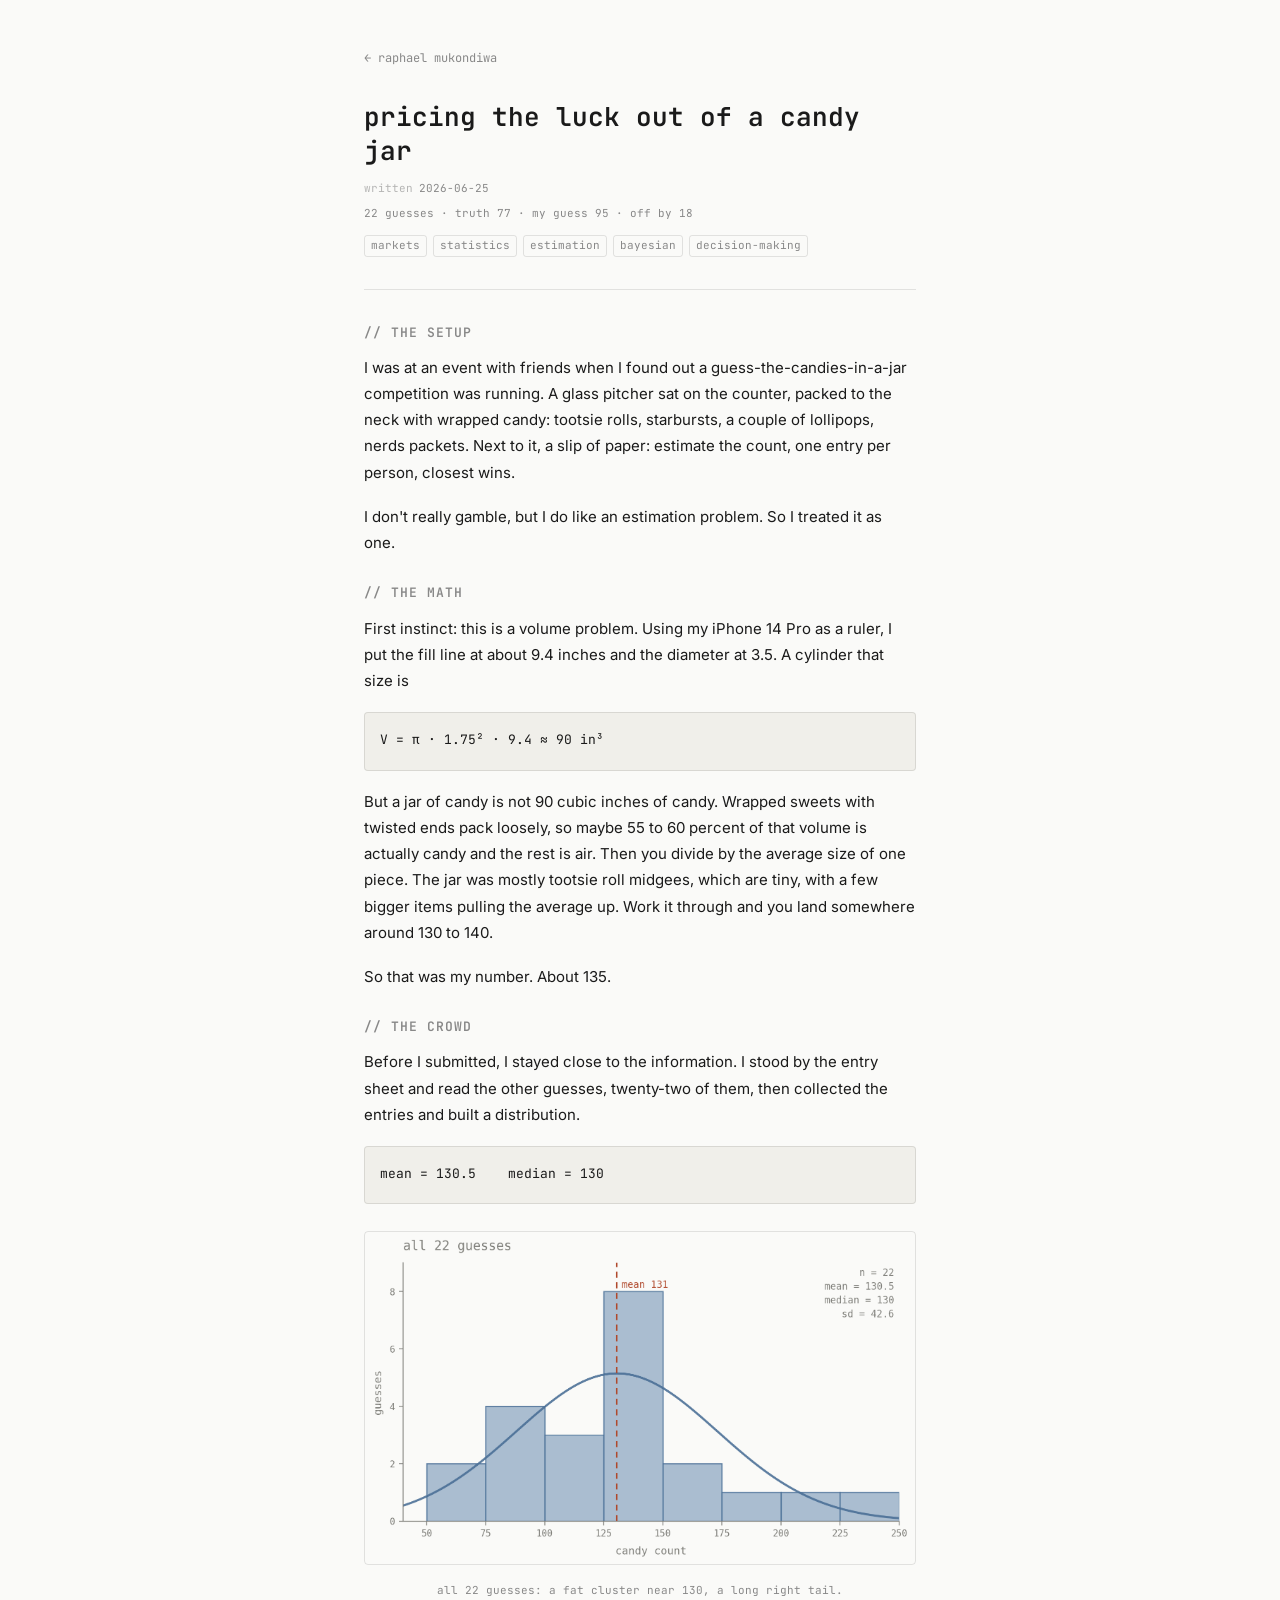
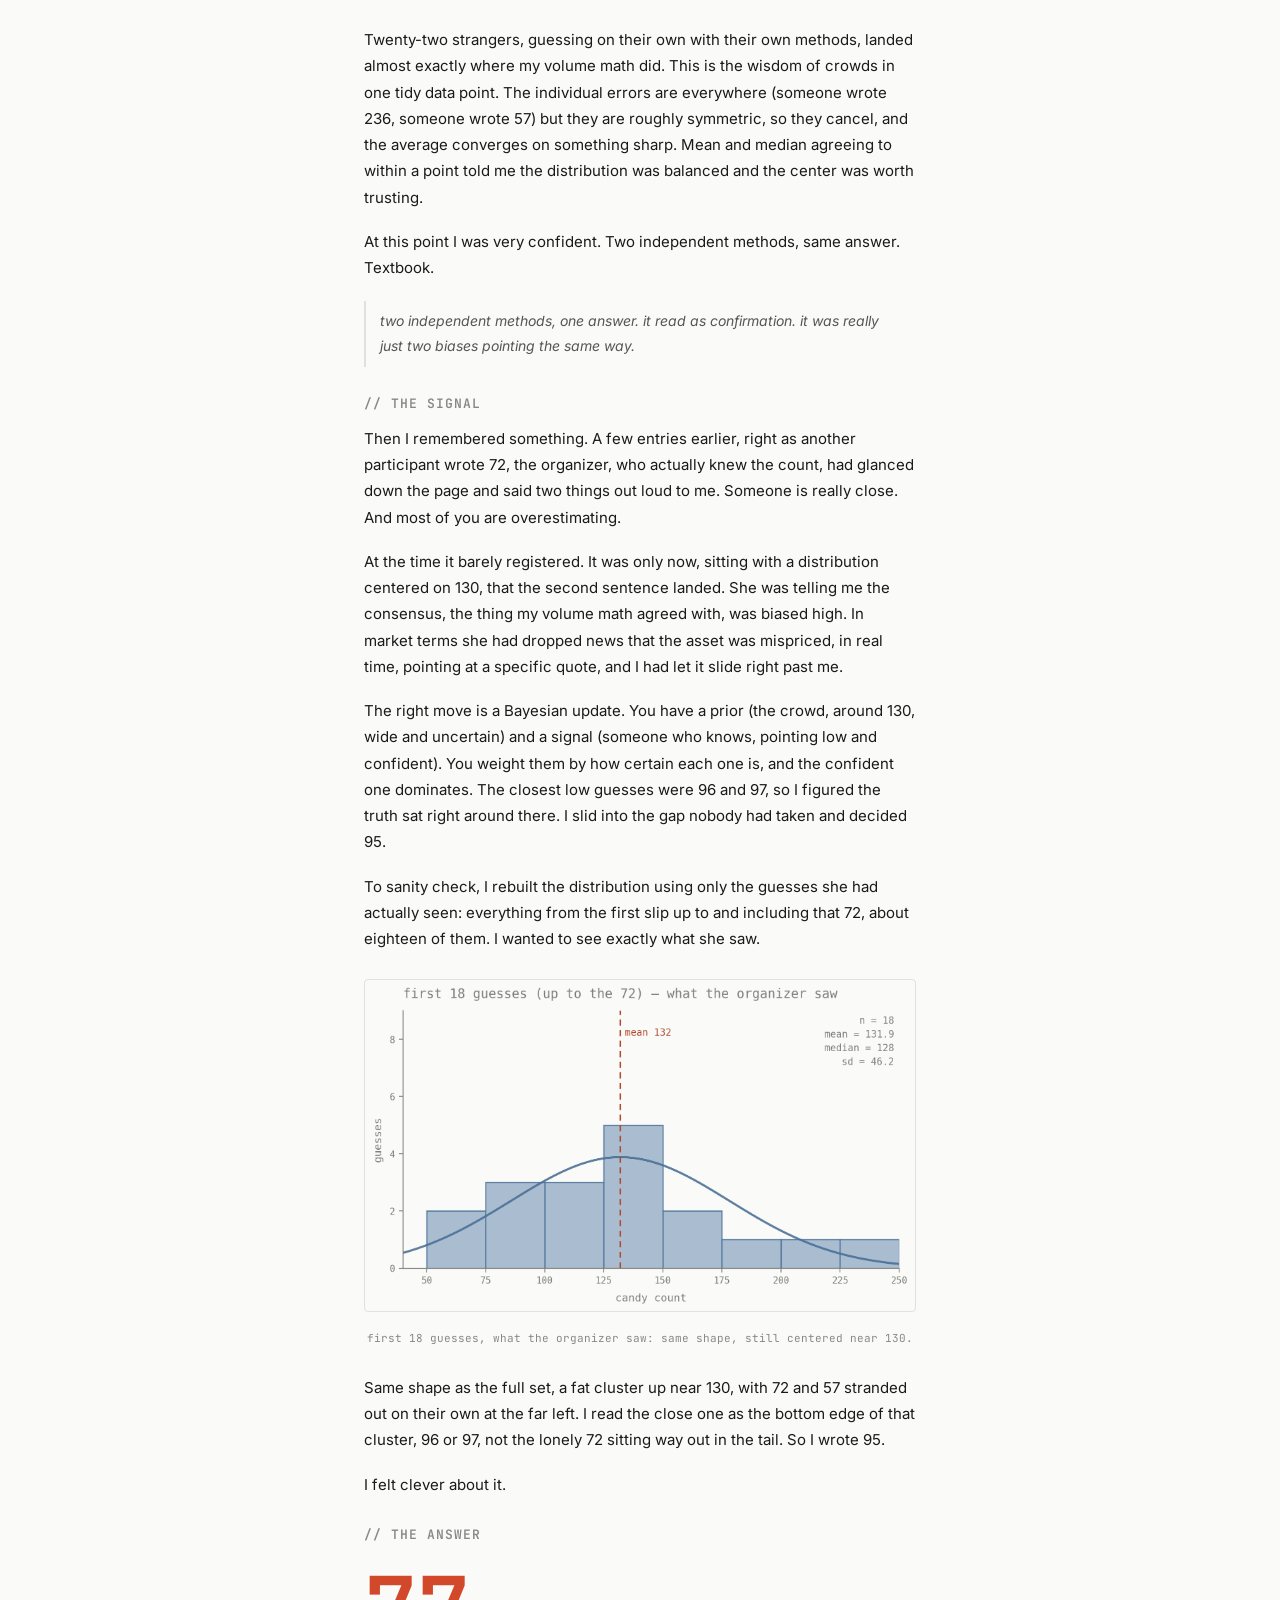
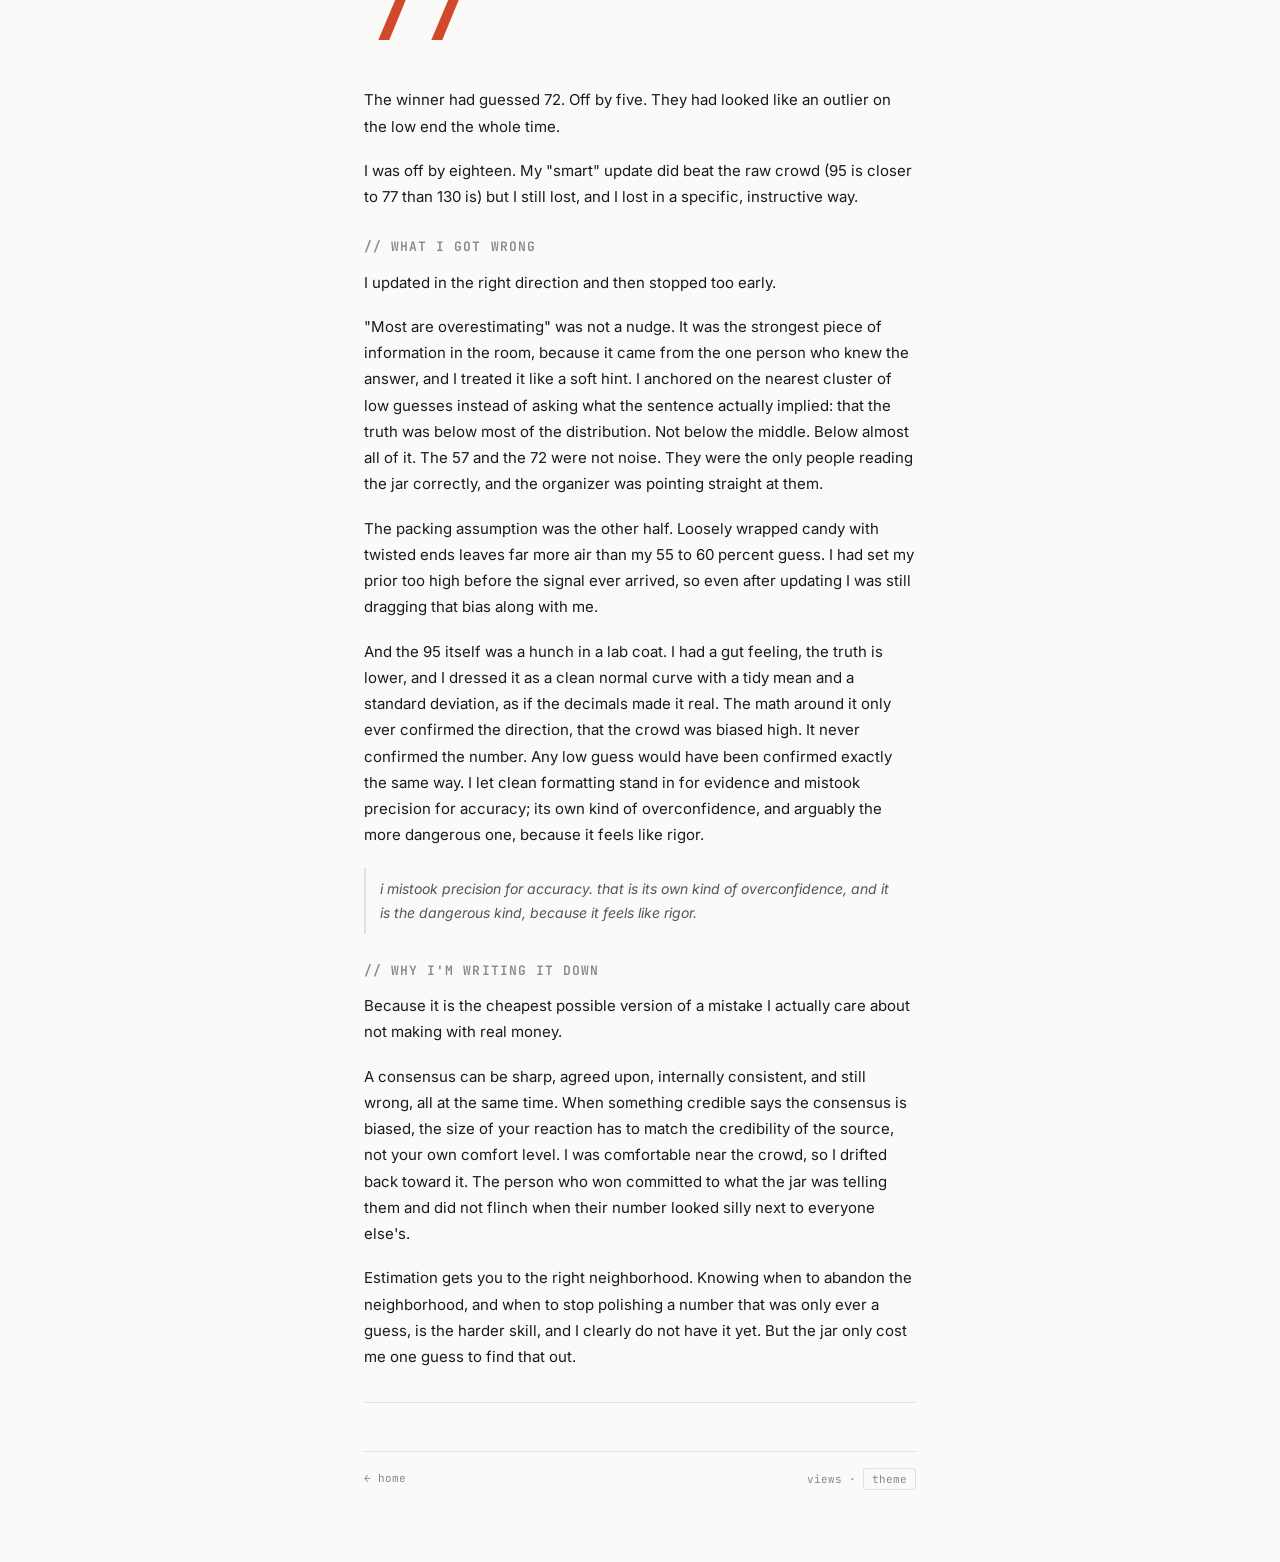
<file: posts/2026-06-25-candy-jar.html>
<!DOCTYPE html>
<html lang="en">
<head>
  <meta charset="UTF-8">
  <meta name="viewport" content="width=device-width, initial-scale=1.0">
  <title>pricing the luck out of a candy jar · raphael mukondiwa</title>
  <link rel="preconnect" href="https://fonts.googleapis.com">
  <link rel="preconnect" href="https://fonts.gstatic.com" crossorigin>
  <link href="https://fonts.googleapis.com/css2?family=JetBrains+Mono:wght@400;600&family=Inter:wght@400;500&display=swap" rel="stylesheet">
  <link rel="icon" type="image/svg+xml" href="../favicon.svg">
  <link rel="stylesheet" href="../style.css">
  <style>
    .post-container {
      max-width: 680px;
      margin: 0 auto;
      padding: clamp(32px, 5vh, 64px) var(--gutter) clamp(48px, 8vh, 96px);
    }
    .back {
      font-family: var(--mono);
      font-size: 12px;
      color: var(--text-tertiary);
      text-decoration: none;
      display: inline-block;
      margin-bottom: 32px;
    }
    .back:hover { color: var(--link); }
    .post-title {
      font-family: var(--mono);
      font-size: clamp(18px, 2.5vw, 26px);
      font-weight: 600;
      color: var(--text-primary);
      margin-bottom: 12px;
      line-height: 1.3;
    }
    .post-meta {
      font-family: var(--mono);
      font-size: 11px;
      color: var(--text-tertiary);
      margin-bottom: 8px;
      display: flex;
      flex-wrap: wrap;
      gap: 6px;
      align-items: center;
    }
    .post-meta .label {
      color: var(--text-tertiary);
      opacity: 0.6;
    }
    .post-tags {
      font-family: var(--mono);
      font-size: 11px;
      color: var(--text-tertiary);
      margin-top: 12px;
      display: flex;
      flex-wrap: wrap;
      gap: 6px;
    }
    .post-tags .tag {
      border: 1px solid var(--border);
      padding: 1px 6px;
      border-radius: 3px;
    }
    .divider {
      border: none;
      border-top: 1px solid var(--border);
      margin: 32px 0;
    }
    .post-body {
      font-size: 15px;
      line-height: 1.75;
      color: var(--text-primary);
    }
    .post-body p { margin-bottom: 1.2em; }
    .post-body a { color: var(--link); }
    .post-body h2 {
      font-family: var(--mono);
      font-size: 13px;
      font-weight: 600;
      text-transform: uppercase;
      letter-spacing: 0.08em;
      color: var(--text-tertiary);
      margin: 2em 0 0.8em;
    }
    .post-body pre {
      background: var(--bg-secondary);
      border: 1px solid var(--border);
      border-radius: 4px;
      padding: 1rem;
      overflow-x: auto;
      margin: 1.2em 0;
      position: relative;
    }
    .post-body code {
      font-family: var(--mono);
      font-size: 13px;
      line-height: 1.5;
      color: var(--text-primary);
    }
    .post-body p code, .post-body li code {
      background: var(--bg-secondary);
      padding: 1px 4px;
      border-radius: 3px;
      font-size: 13px;
    }
    .post-body figure {
      margin: 1.8em 0;
    }
    .post-body figure img {
      width: 100%;
      border: 1px solid var(--border);
      border-radius: 4px;
    }
    .post-body figcaption {
      font-family: var(--mono);
      font-size: 11px;
      color: var(--text-tertiary);
      margin-top: 8px;
      text-align: center;
    }
    .callout {
      border-left: 2px solid var(--border);
      padding: 0.6em 1em;
      margin: 1.4em 0;
      color: var(--text-secondary);
      font-size: 14px;
      font-style: italic;
    }
    .big-answer {
      font-family: var(--mono);
      font-size: clamp(48px, 12vw, 88px);
      font-weight: 600;
      color: #d1492a;
      line-height: 1;
      margin: 0.2em 0 0.4em;
    }
  </style>
</head>
<body>
  <div class="post-container">

    <a href="/" class="back">← raphael mukondiwa</a>

    <div class="post-title">pricing the luck out of a candy jar</div>

    <div class="post-meta">
      <span class="label">written</span>
      <time datetime="2026-06-25">2026-06-25</time>
    </div>
    <div class="post-meta">
      <span>22 guesses · truth 77 · my guess 95 · off by 18</span>
    </div>

    <div class="post-tags">
      <span class="tag">markets</span>
      <span class="tag">statistics</span>
      <span class="tag">estimation</span>
      <span class="tag">bayesian</span>
      <span class="tag">decision-making</span>
    </div>

    <hr class="divider">

    <div class="post-body">

      <h2>// the setup</h2>

      <p>
        I was at an event with friends when I found out a guess-the-candies-in-a-jar competition
        was running. A glass pitcher sat on the counter, packed to the neck with wrapped candy:
        tootsie rolls, starbursts, a couple of lollipops, nerds packets. Next to it, a slip of
        paper: estimate the count, one entry per person, closest wins.
      </p>

      <p>
        I don't really gamble, but I do like an estimation problem. So I treated it as one.
      </p>

      <h2>// the math</h2>

      <p>
        First instinct: this is a volume problem. Using my iPhone 14 Pro as a ruler, I put the
        fill line at about 9.4 inches and the diameter at 3.5. A cylinder that size is
      </p>

      <pre><code>V = π · 1.75² · 9.4 ≈ 90 in³</code></pre>

      <p>
        But a jar of candy is not 90 cubic inches of candy. Wrapped sweets with twisted ends pack
        loosely, so maybe 55 to 60 percent of that volume is actually candy and the rest is air.
        Then you divide by the average size of one piece. The jar was mostly tootsie roll midgees,
        which are tiny, with a few bigger items pulling the average up. Work it through and you
        land somewhere around 130 to 140.
      </p>

      <p>
        So that was my number. About 135.
      </p>

      <h2>// the crowd</h2>

      <p>
        Before I submitted, I stayed close to the information. I stood by the entry sheet and read
        the other guesses, twenty-two of them, then collected the entries and built a distribution.
      </p>

      <pre><code>mean = 130.5    median = 130</code></pre>

      <figure>
        <img src="../assets/candy-jar-dist-all22.png" alt="Histogram of all 22 guesses: a fat cluster near 130 with a long right tail. Mean 130.5, median 130, sd 42.6.">
        <figcaption>all 22 guesses: a fat cluster near 130, a long right tail.</figcaption>
      </figure>

      <p>
        Twenty-two strangers, guessing on their own with their own methods, landed almost exactly
        where my volume math did. This is the wisdom of crowds in one tidy data point. The
        individual errors are everywhere (someone wrote 236, someone wrote 57) but they are roughly
        symmetric, so they cancel, and the average converges on something sharp. Mean and median
        agreeing to within a point told me the distribution was balanced and the center was worth
        trusting.
      </p>

      <p>
        At this point I was very confident. Two independent methods, same answer. Textbook.
      </p>

      <div class="callout">
        two independent methods, one answer. it read as confirmation. it was really just two biases
        pointing the same way.
      </div>

      <h2>// the signal</h2>

      <p>
        Then I remembered something. A few entries earlier, right as another participant wrote 72,
        the organizer, who actually knew the count, had glanced down the page and said two things
        out loud to me. Someone is really close. And most of you are overestimating.
      </p>

      <p>
        At the time it barely registered. It was only now, sitting with a distribution centered on
        130, that the second sentence landed. She was telling me the consensus, the thing my volume
        math agreed with, was biased high. In market terms she had dropped news that the asset was
        mispriced, in real time, pointing at a specific quote, and I had let it slide right past me.
      </p>

      <p>
        The right move is a Bayesian update. You have a prior (the crowd, around 130, wide and
        uncertain) and a signal (someone who knows, pointing low and confident). You weight them by
        how certain each one is, and the confident one dominates. The closest low guesses were 96
        and 97, so I figured the truth sat right around there. I slid into the gap nobody had taken
        and decided 95.
      </p>

      <p>
        To sanity check, I rebuilt the distribution using only the guesses she had actually seen:
        everything from the first slip up to and including that 72, about eighteen of them. I wanted
        to see exactly what she saw.
      </p>

      <figure>
        <img src="../assets/candy-jar-dist-first18.png" alt="Histogram of the first 18 guesses, what the organizer saw: same shape, still centered near 130. Mean 131.9, median 128, sd 46.2.">
        <figcaption>first 18 guesses, what the organizer saw: same shape, still centered near 130.</figcaption>
      </figure>

      <p>
        Same shape as the full set, a fat cluster up near 130, with 72 and 57 stranded out on their
        own at the far left. I read the close one as the bottom edge of that cluster, 96 or 97, not
        the lonely 72 sitting way out in the tail. So I wrote 95.
      </p>

      <p>
        I felt clever about it.
      </p>

      <h2>// the answer</h2>

      <div class="big-answer">77</div>

      <p>
        The winner had guessed 72. Off by five. They had looked like an outlier on the low end the
        whole time.
      </p>

      <p>
        I was off by eighteen. My "smart" update did beat the raw crowd (95 is closer to 77 than
        130 is) but I still lost, and I lost in a specific, instructive way.
      </p>

      <h2>// what i got wrong</h2>

      <p>
        I updated in the right direction and then stopped too early.
      </p>

      <p>
        "Most are overestimating" was not a nudge. It was the strongest piece of information in the
        room, because it came from the one person who knew the answer, and I treated it like a soft
        hint. I anchored on the nearest cluster of low guesses instead of asking what the sentence
        actually implied: that the truth was below most of the distribution. Not below the middle.
        Below almost all of it. The 57 and the 72 were not noise. They were the only people reading
        the jar correctly, and the organizer was pointing straight at them.
      </p>

      <p>
        The packing assumption was the other half. Loosely wrapped candy with twisted ends leaves
        far more air than my 55 to 60 percent guess. I had set my prior too high before the signal
        ever arrived, so even after updating I was still dragging that bias along with me.
      </p>

      <p>
        And the 95 itself was a hunch in a lab coat. I had a gut feeling, the truth is lower, and I
        dressed it as a clean normal curve with a tidy mean and a standard deviation, as if the
        decimals made it real. The math around it only ever confirmed the direction, that the crowd
        was biased high. It never confirmed the number. Any low guess would have been confirmed
        exactly the same way. I let clean formatting stand in for evidence and mistook precision for
        accuracy; its own kind of overconfidence, and arguably the more dangerous one, because it
        feels like rigor.
      </p>

      <div class="callout">
        i mistook precision for accuracy. that is its own kind of overconfidence, and it is the
        dangerous kind, because it feels like rigor.
      </div>

      <h2>// why i'm writing it down</h2>

      <p>
        Because it is the cheapest possible version of a mistake I actually care about not making
        with real money.
      </p>

      <p>
        A consensus can be sharp, agreed upon, internally consistent, and still wrong, all at the
        same time. When something credible says the consensus is biased, the size of your reaction
        has to match the credibility of the source, not your own comfort level. I was comfortable
        near the crowd, so I drifted back toward it. The person who won committed to what the jar
        was telling them and did not flinch when their number looked silly next to everyone else's.
      </p>

      <p>
        Estimation gets you to the right neighborhood. Knowing when to abandon the neighborhood, and
        when to stop polishing a number that was only ever a guess, is the harder skill, and I
        clearly do not have it yet. But the jar only cost me one guess to find that out.
      </p>

    </div>

    <hr class="divider">

    <footer style="padding-top:16px;font-family:var(--mono);font-size:11px;color:var(--text-tertiary);display:flex;justify-content:space-between;align-items:center;flex-wrap:wrap;gap:8px;">
      <span><a href="/" style="color:var(--text-tertiary);text-decoration:none;">← home</a></span>
      <span><span class="goatcounter-count" data-path="/posts/2026-06-25-candy-jar.html"></span> views · <button class="theme-toggle" onclick="toggleTheme()" aria-label="toggle theme">theme</button></span>
    </footer>

  </div>

  <script data-goatcounter="https://rmukondiwa.goatcounter.com/count"
          async src="//gc.zgo.at/count.v5.js"
          crossorigin="anonymous"
          integrity="sha384-atnOLvQb9t+jTSipvd75X2yginT4PjVbqDdlJAmxMm+wYElFmeR6EmLP5bYeoRVQ"></script>
  <script>
    (function() {
      var saved = localStorage.getItem('theme');
      if (saved) document.documentElement.setAttribute('data-theme', saved);
    })();
    function toggleTheme() {
      var current = document.documentElement.getAttribute('data-theme');
      var isDark = current === 'dark' ||
        (!current && window.matchMedia('(prefers-color-scheme: dark)').matches);
      var next = isDark ? 'light' : 'dark';
      document.documentElement.setAttribute('data-theme', next);
      localStorage.setItem('theme', next);
    }
  </script>
  <script>
    document.querySelectorAll('.goatcounter-count').forEach(function (el) {
      fetch('https://rmukondiwa.goatcounter.com/counter/' + el.dataset.path + '.json?start=2020-01-01')
        .then(function (r) { return r.json(); })
        .then(function (d) { el.textContent = d.count; })
        .catch(function () {});
    });
  </script>
</body>
</html>
</file>
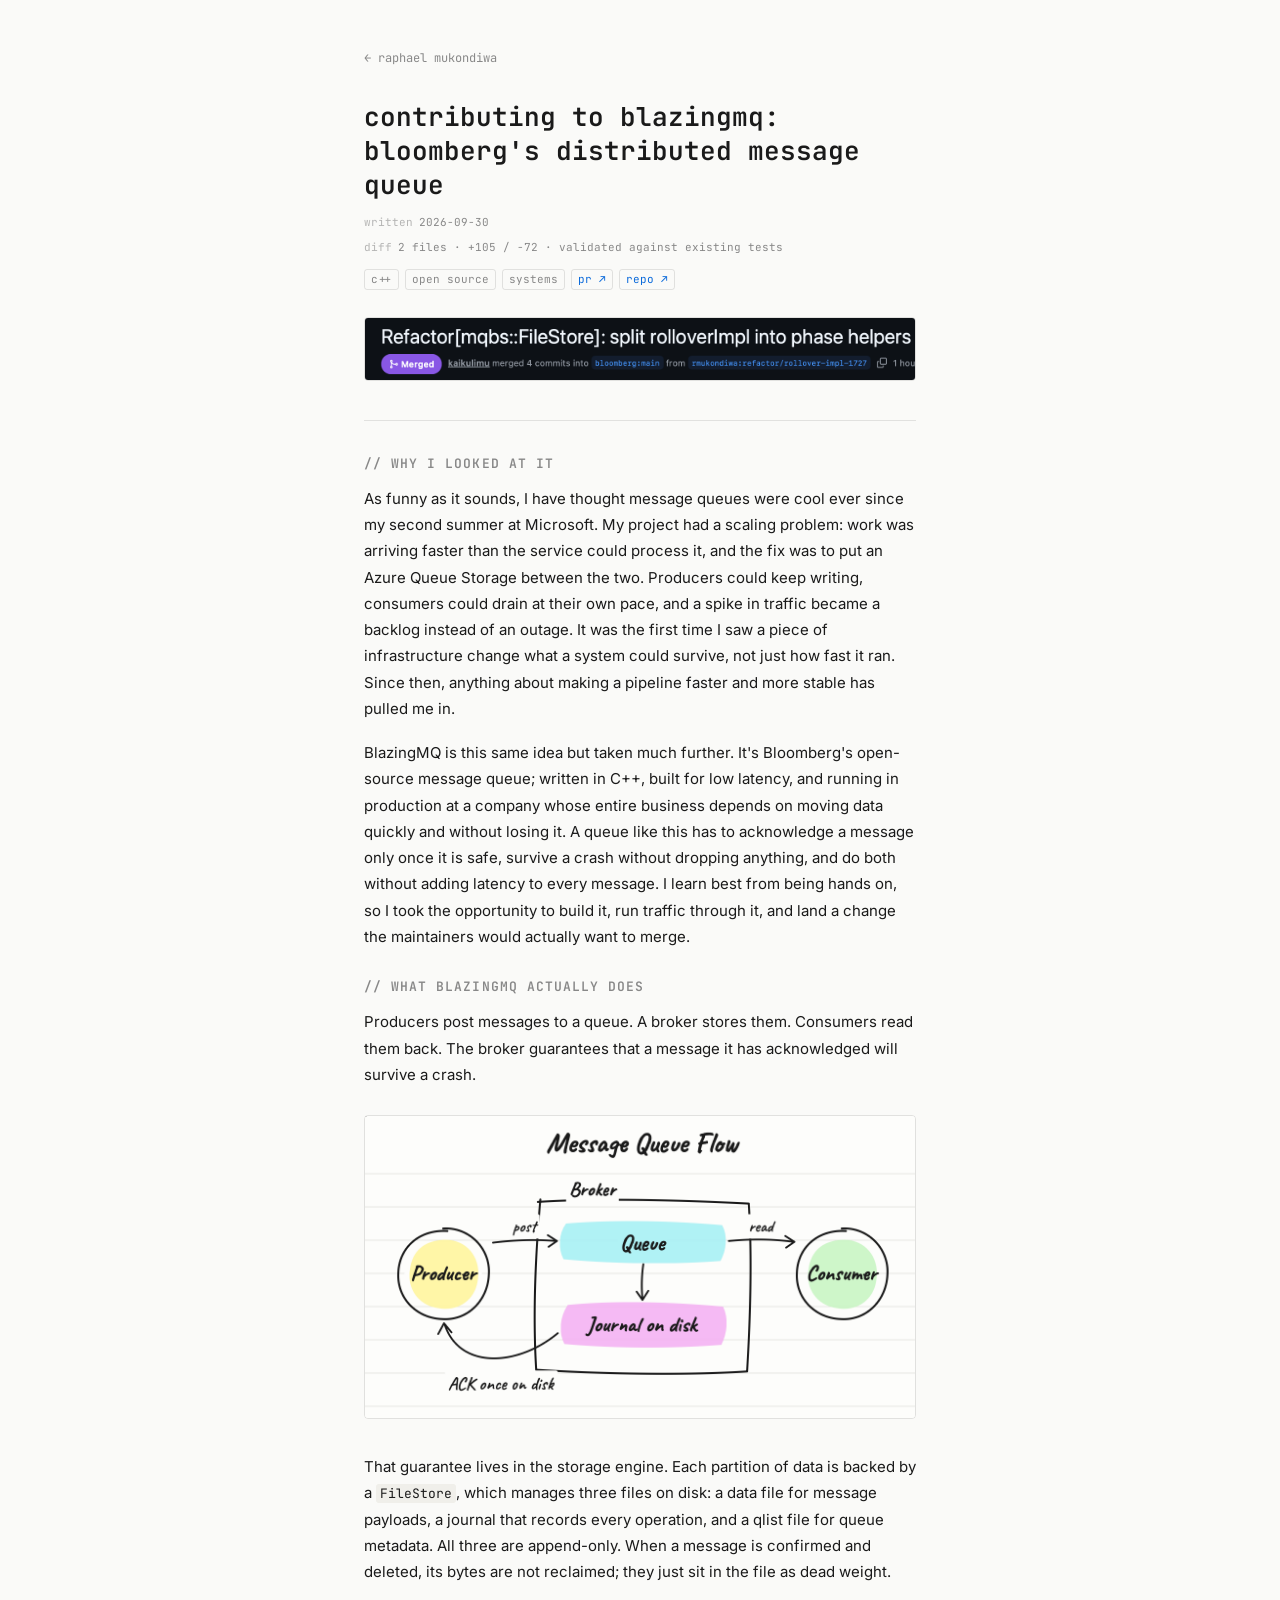
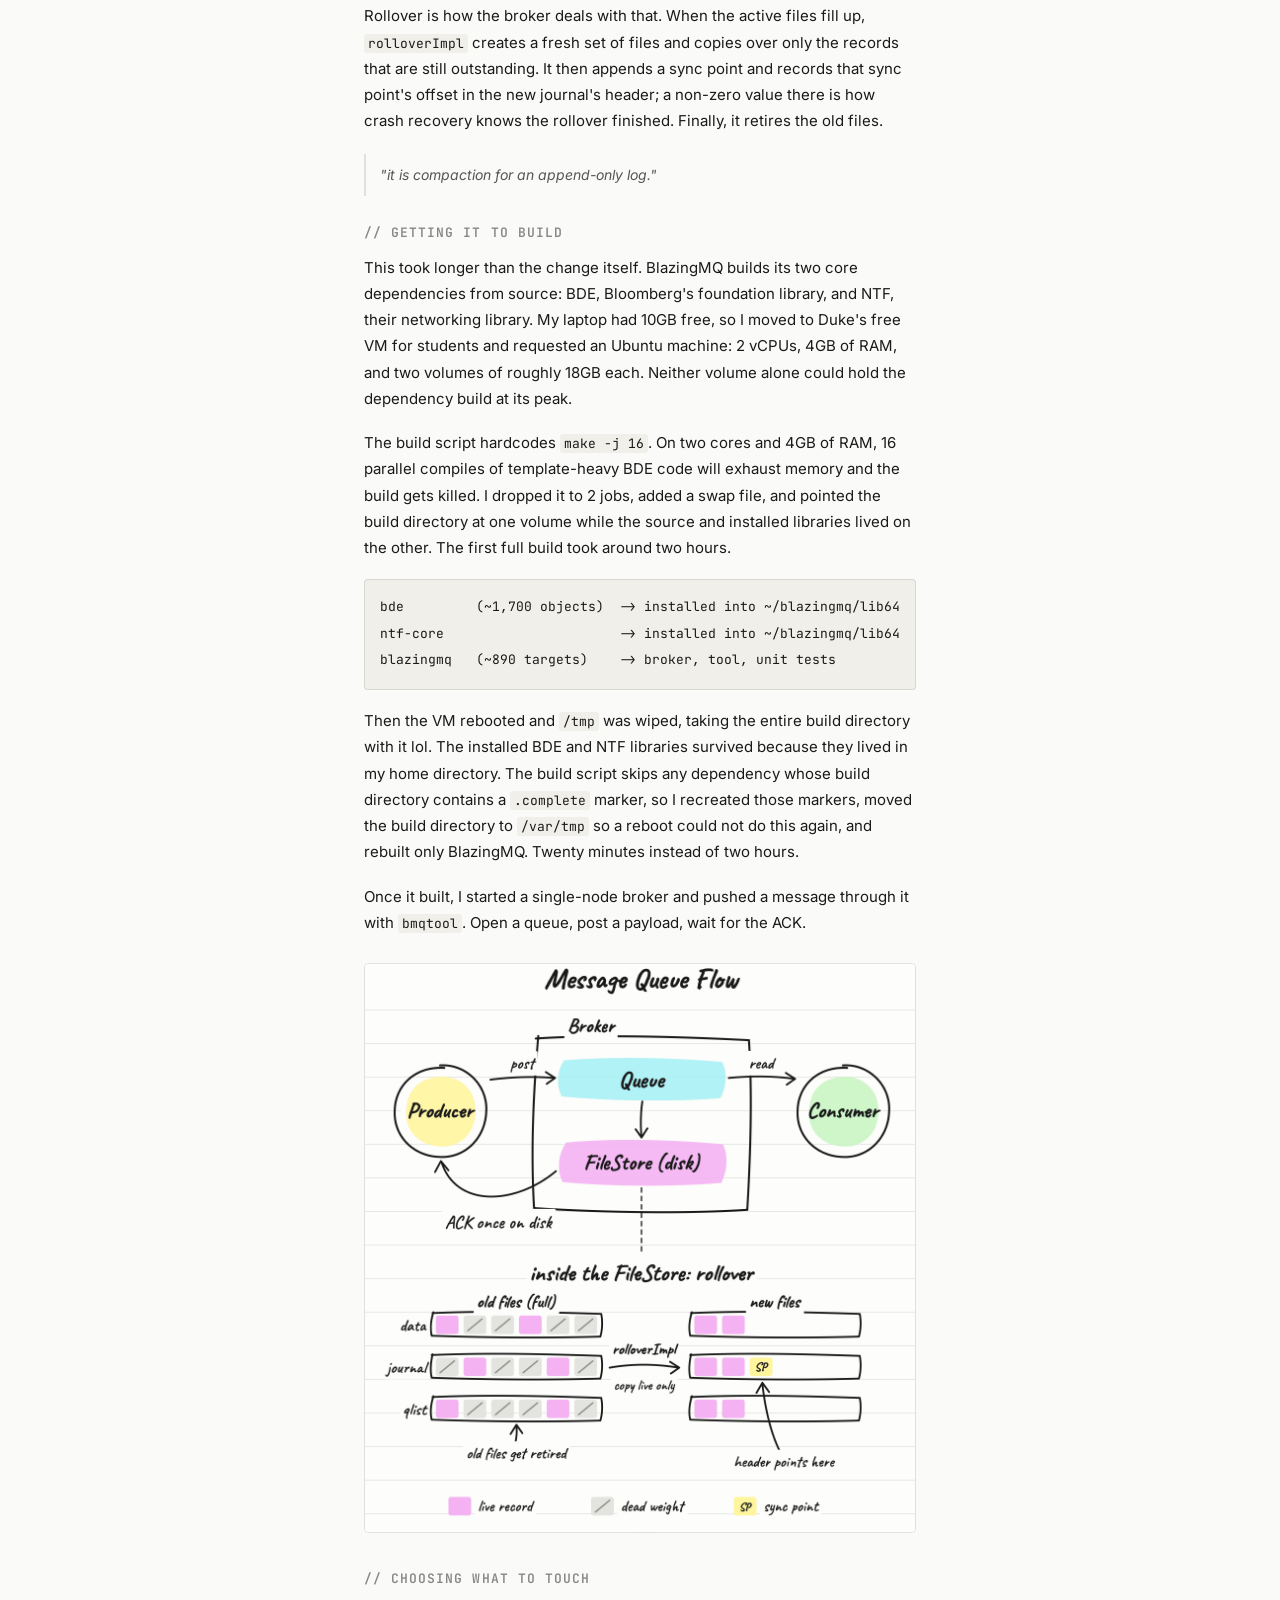
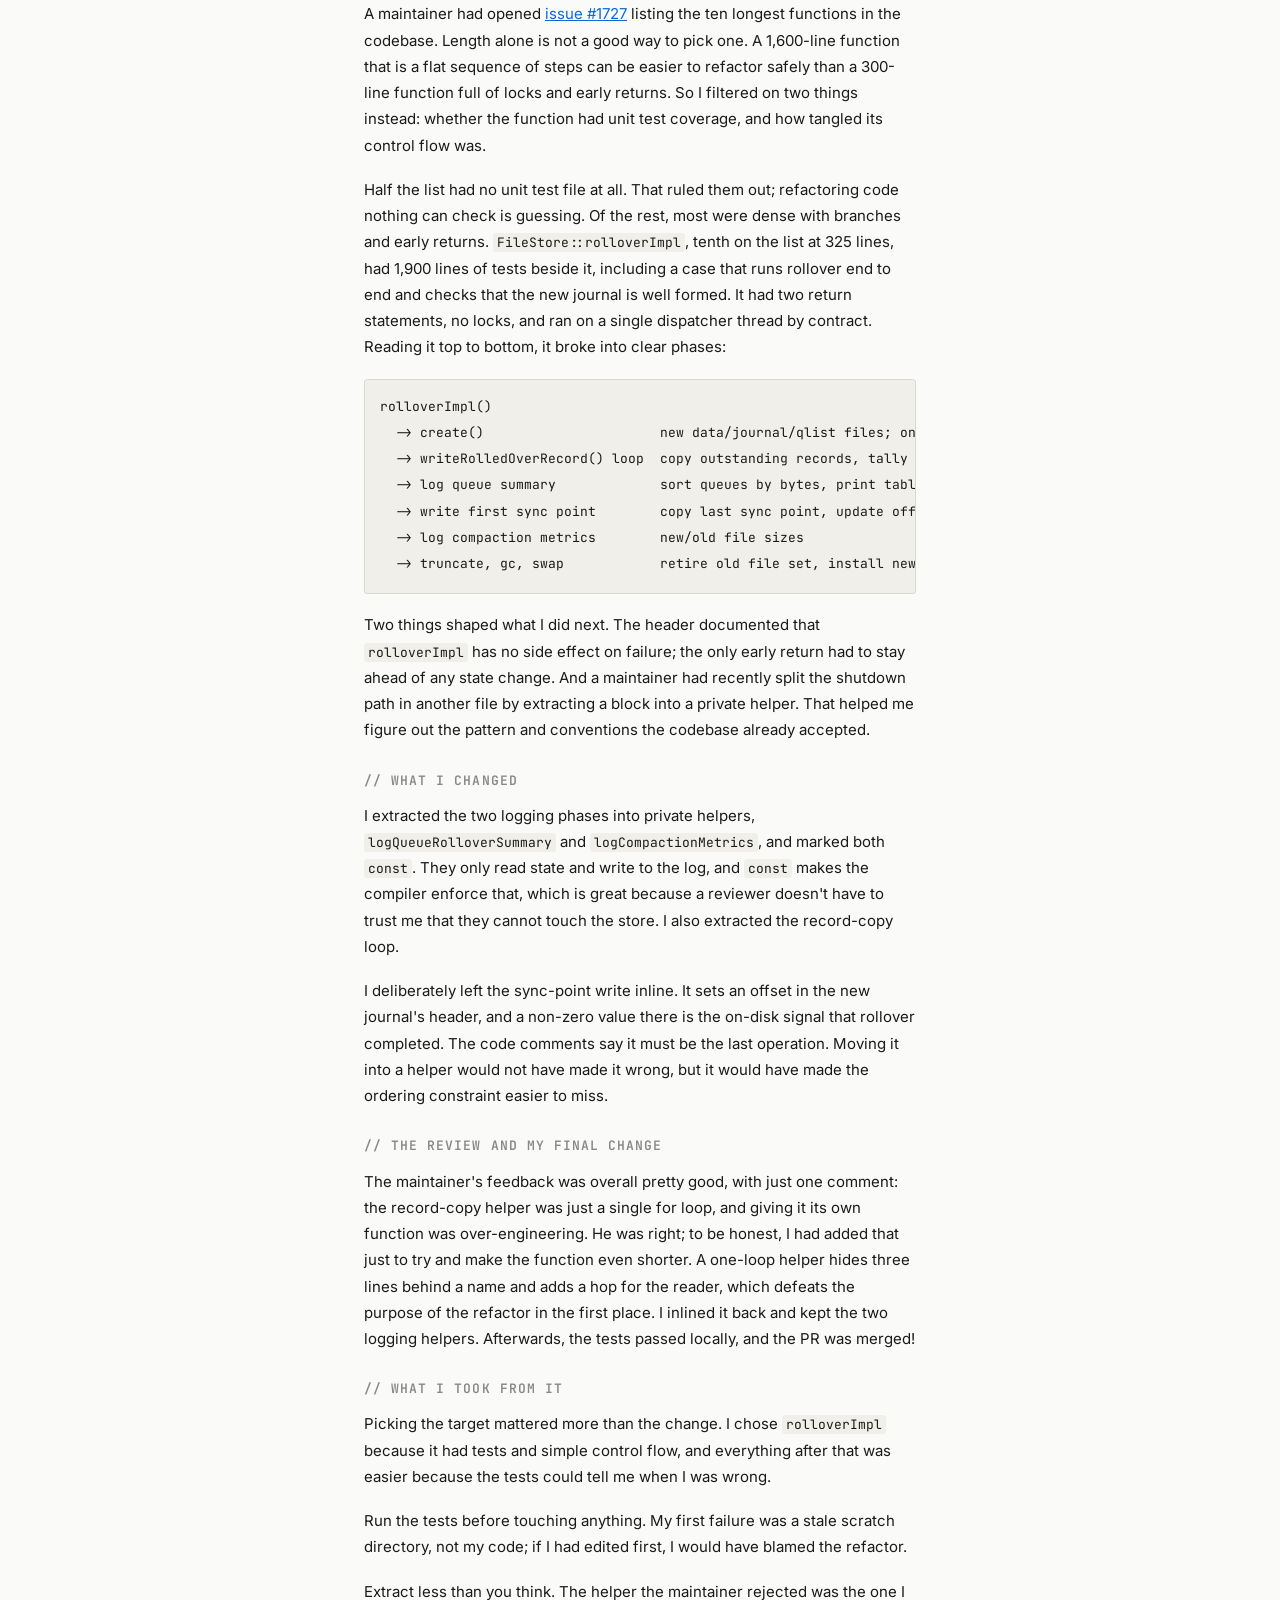
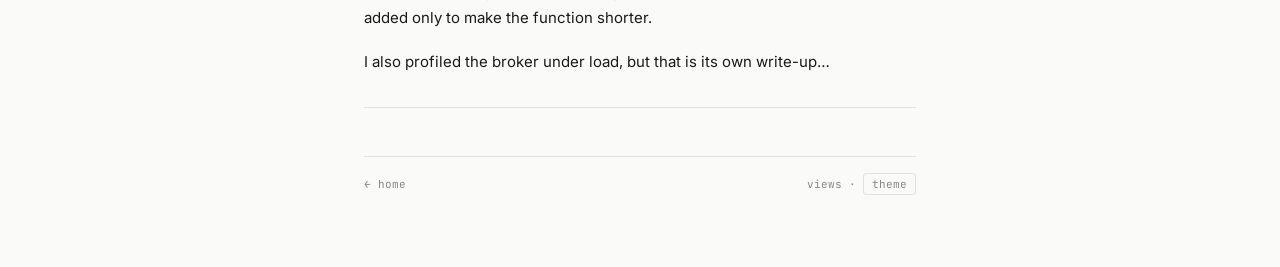
<file: posts/2026-09-blazingmq.html>
<!DOCTYPE html>
<html lang="en">
<head>
  <meta charset="UTF-8">
  <meta name="viewport" content="width=device-width, initial-scale=1.0">
  <title>contributing to blazingmq · raphael mukondiwa</title>
  <link rel="preconnect" href="https://fonts.googleapis.com">
  <link rel="preconnect" href="https://fonts.gstatic.com" crossorigin>
  <link href="https://fonts.googleapis.com/css2?family=JetBrains+Mono:wght@400;600&family=Inter:wght@400;500&display=swap" rel="stylesheet">
  <link rel="icon" type="image/svg+xml" href="../favicon.svg">
  <link rel="stylesheet" href="../style.css">
  <style>
    .post-container {
      max-width: 680px;
      margin: 0 auto;
      padding: clamp(32px, 5vh, 64px) var(--gutter) clamp(48px, 8vh, 96px);
    }
    .back {
      font-family: var(--mono);
      font-size: 12px;
      color: var(--text-tertiary);
      text-decoration: none;
      display: inline-block;
      margin-bottom: 32px;
    }
    .back:hover { color: var(--link); }
    .post-title {
      font-family: var(--mono);
      font-size: clamp(18px, 2.5vw, 26px);
      font-weight: 600;
      color: var(--text-primary);
      margin-bottom: 12px;
      line-height: 1.3;
    }
    .post-meta {
      font-family: var(--mono);
      font-size: 11px;
      color: var(--text-tertiary);
      margin-bottom: 8px;
      display: flex;
      flex-wrap: wrap;
      gap: 6px;
      align-items: center;
    }
    .post-meta .label {
      color: var(--text-tertiary);
      opacity: 0.6;
    }
    .post-tags {
      font-family: var(--mono);
      font-size: 11px;
      color: var(--text-tertiary);
      margin-top: 12px;
      display: flex;
      flex-wrap: wrap;
      gap: 6px;
    }
    .post-tags .tag {
      border: 1px solid var(--border);
      padding: 1px 6px;
      border-radius: 3px;
    }
    .divider {
      border: none;
      border-top: 1px solid var(--border);
      margin: 32px 0;
    }
    .post-body {
      font-size: 15px;
      line-height: 1.75;
      color: var(--text-primary);
    }
    .post-body p { margin-bottom: 1.2em; }
    .post-body a { color: var(--link); }
    .post-body h2 {
      font-family: var(--mono);
      font-size: 13px;
      font-weight: 600;
      text-transform: uppercase;
      letter-spacing: 0.08em;
      color: var(--text-tertiary);
      margin: 2em 0 0.8em;
    }
    .post-body pre {
      background: var(--bg-secondary);
      border: 1px solid var(--border);
      border-radius: 4px;
      padding: 1rem;
      overflow-x: auto;
      margin: 1.2em 0;
      position: relative;
    }
    .post-body pre .lang-label {
      position: absolute;
      top: 6px;
      right: 10px;
      font-family: var(--mono);
      font-size: 10px;
      color: var(--text-tertiary);
      opacity: 0.7;
    }
    .post-body code {
      font-family: var(--mono);
      font-size: 13px;
      line-height: 1.5;
      color: var(--text-primary);
    }
    .post-body p code, .post-body li code {
      background: var(--bg-secondary);
      padding: 1px 4px;
      border-radius: 3px;
      font-size: 13px;
    }
    figure {
      margin: 1.8em 0;
    }
    figure img {
      width: 100%;
      border: 1px solid var(--border);
      border-radius: 4px;
    }
    figcaption {
      font-family: var(--mono);
      font-size: 11px;
      color: var(--text-tertiary);
      margin-top: 8px;
      text-align: center;
    }
    .callout {
      border-left: 2px solid var(--border);
      padding: 0.6em 1em;
      margin: 1.4em 0;
      color: var(--text-secondary);
      font-size: 14px;
      font-style: italic;
    }
  </style>
</head>
<body>
  <div class="post-container">

    <a href="/" class="back">← raphael mukondiwa</a>

    <div class="post-title">contributing to blazingmq: bloomberg's distributed message queue</div>

    <div class="post-meta">
      <span class="label">written</span>
      <time datetime="2026-09-30">2026-09-30</time>
    </div>
    <div class="post-meta">
      <span class="label">diff</span>
      <span>2 files · +105 / −72 · validated against existing tests</span>
    </div>

    <div class="post-tags">
      <span class="tag">c++</span>
      <span class="tag">open source</span>
      <span class="tag">systems</span>
      <a href="https://github.com/bloomberg/blazingmq/pull/1759" target="_blank" rel="noopener" class="tag" style="text-decoration:none;color:var(--link);">pr ↗</a>
      <a href="https://github.com/bloomberg/blazingmq" target="_blank" rel="noopener" class="tag" style="text-decoration:none;color:var(--link);">repo ↗</a>
    </div>

    <figure>
      <img src="../assets/blazingmq-pr-merged.png" alt="Merged pull request #1759 on bloomberg/blazingmq, showing the purple Merged badge and title">
    </figure>

    <hr class="divider">

    <div class="post-body">

      <h2>// why i looked at it</h2>

      <p>
        As funny as it sounds, I have thought message queues were cool ever since my second
        summer at Microsoft. My project had a scaling problem: work was arriving faster than the
        service could process it, and the fix was to put an Azure Queue Storage between the two.
        Producers could keep writing, consumers could drain at their own pace, and a spike in
        traffic became a backlog instead of an outage. It was the first time I saw a piece of
        infrastructure change what a system could survive, not just how fast it ran. Since then,
        anything about making a pipeline faster and more stable has pulled me in.
      </p>

      <p>
        BlazingMQ is this same idea but taken much further. It's Bloomberg's open-source message
        queue; written in C++, built for low latency, and running in production at a company whose
        entire business depends on moving data quickly and without losing it. A queue like this has
        to acknowledge a message only once it is safe, survive a crash without dropping anything,
        and do both without adding latency to every message. I learn best from being hands on, so
        I took the opportunity to build it, run traffic through it, and land a change the
        maintainers would actually want to merge.
      </p>

      <h2>// what blazingmq actually does</h2>

      <p>
        Producers post messages to a queue. A broker stores them. Consumers read them back.
        The broker guarantees that a message it has acknowledged will survive a crash.
      </p>

      <figure>
        <img src="../assets/blazingmq-message-queue.png" alt="Message queue diagram: producers post to a queue on the broker, which persists messages and delivers them to consumers">
      </figure>

      <p>
        That guarantee lives in the storage engine. Each partition of data is backed by a
        <code>FileStore</code>, which manages three files on disk: a data file for message
        payloads, a journal that records every operation, and a qlist file for queue metadata.
        All three are append-only. When a message is confirmed and deleted, its bytes are not
        reclaimed; they just sit in the file as dead weight.
      </p>

      <p>
        Rollover is how the broker deals with that. When the active files fill up,
        <code>rolloverImpl</code> creates a fresh set of files and copies over only the records
        that are still outstanding. It then appends a sync point and records that sync point's
        offset in the new journal's header; a non-zero value there is how crash recovery knows the
        rollover finished. Finally, it retires the old files.
      </p>

      <div class="callout">
        "it is compaction for an append-only log."
      </div>

      <h2>// getting it to build</h2>

      <p>
        This took longer than the change itself. BlazingMQ builds its two core dependencies from
        source: BDE, Bloomberg's foundation library, and NTF, their networking library. My laptop
        had 10GB free, so I moved to Duke's free VM for students and requested an Ubuntu machine:
        2 vCPUs, 4GB of RAM, and two volumes of roughly 18GB each. Neither volume alone could
        hold the dependency build at its peak.
      </p>

      <p>
        The build script hardcodes <code>make -j 16</code>. On two cores and 4GB of RAM, 16
        parallel compiles of template-heavy BDE code will exhaust memory and the build gets
        killed. I dropped it to 2 jobs, added a swap file, and pointed the build directory at one
        volume while the source and installed libraries lived on the other. The first full build
        took around two hours.
      </p>

      <pre><code>bde         (~1,700 objects)  -> installed into ~/blazingmq/lib64
ntf-core                      -> installed into ~/blazingmq/lib64
blazingmq   (~890 targets)    -> broker, tool, unit tests</code></pre>

      <p>
        Then the VM rebooted and <code>/tmp</code> was wiped, taking the entire build directory
        with it lol. The installed BDE and NTF libraries survived because they lived in my home
        directory. The build script skips any dependency whose build directory contains a
        <code>.complete</code> marker, so I recreated those markers, moved the build directory to
        <code>/var/tmp</code> so a reboot could not do this again, and rebuilt only BlazingMQ.
        Twenty minutes instead of two hours.
      </p>

      <p>
        Once it built, I started a single-node broker and pushed a message through it with
        <code>bmqtool</code>. Open a queue, post a payload, wait for the ACK.
      </p>

      <figure>
        <img src="../assets/blazingmq-bmqtool-ack.png" alt="bmqtool terminal output showing the queue open succeeding and the ACK event for the posted message">
      </figure>

      <h2>// choosing what to touch</h2>

      <p>
        A maintainer had opened
        <a href="https://github.com/bloomberg/blazingmq/issues/1727" target="_blank" rel="noopener">issue #1727</a>
        listing the ten longest functions in the codebase. Length alone is not a good way to pick
        one. A 1,600-line function that is a flat sequence of steps can be easier to refactor
        safely than a 300-line function full of locks and early returns. So I filtered on two
        things instead: whether the function had unit test coverage, and how tangled its control
        flow was.
      </p>

      <p>
        Half the list had no unit test file at all. That ruled them out; refactoring code nothing
        can check is guessing. Of the rest, most were dense with branches and early returns.
        <code>FileStore::rolloverImpl</code>, tenth on the list at 325 lines, had 1,900 lines of
        tests beside it, including a case that runs rollover end to end and checks that the new
        journal is well formed. It had two return statements, no locks, and ran on a single
        dispatcher thread by contract. Reading it top to bottom, it broke into clear phases:
      </p>

      <pre><code>rolloverImpl()
  -> create()                      new data/journal/qlist files; only failure point
  -> writeRolledOverRecord() loop  copy outstanding records, tally per-queue counts
  -> log queue summary             sort queues by bytes, print table
  -> write first sync point        copy last sync point, update offsets, set header
  -> log compaction metrics        new/old file sizes
  -> truncate, gc, swap            retire old file set, install new one</code></pre>

      <p>
        Two things shaped what I did next. The header documented that <code>rolloverImpl</code>
        has no side effect on failure; the only early return had to stay ahead of any state
        change. And a maintainer had recently split the shutdown path in another file by
        extracting a block into a private helper. That helped me figure out the pattern and
        conventions the codebase already accepted.
      </p>

      <h2>// what i changed</h2>

      <p>
        I extracted the two logging phases into private helpers,
        <code>logQueueRolloverSummary</code> and <code>logCompactionMetrics</code>, and marked
        both <code>const</code>. They only read state and write to the log, and <code>const</code>
        makes the compiler enforce that, which is great because a reviewer doesn't have to trust
        me that they cannot touch the store. I also extracted the record-copy loop.
      </p>

      <p>
        I deliberately left the sync-point write inline. It sets an offset in the new journal's
        header, and a non-zero value there is the on-disk signal that rollover completed. The code
        comments say it must be the last operation. Moving it into a helper would not have made it
        wrong, but it would have made the ordering constraint easier to miss.
      </p>

      <h2>// the review and my final change</h2>

      <p>
        The maintainer's feedback was overall pretty good, with just one comment: the record-copy
        helper was just a single for loop, and giving it its own function was over-engineering.
        He was right; to be honest, I had added that just to try and make the function even
        shorter. A one-loop helper hides three lines behind a name and adds a hop for the reader,
        which defeats the purpose of the refactor in the first place. I inlined it back and kept
        the two logging helpers. Afterwards, the tests passed locally, and the PR was merged!
      </p>

      <h2>// what i took from it</h2>

      <p>
        Picking the target mattered more than the change. I chose <code>rolloverImpl</code>
        because it had tests and simple control flow, and everything after that was easier
        because the tests could tell me when I was wrong.
      </p>

      <p>
        Run the tests before touching anything. My first failure was a stale scratch directory,
        not my code; if I had edited first, I would have blamed the refactor.
      </p>

      <p>
        Extract less than you think. The helper the maintainer rejected was the one I added only
        to make the function shorter.
      </p>

      <p>
        I also profiled the broker under load, but that is its own write-up…
      </p>

    </div>

    <hr class="divider">

    <footer style="padding-top:16px;font-family:var(--mono);font-size:11px;color:var(--text-tertiary);display:flex;justify-content:space-between;align-items:center;flex-wrap:wrap;gap:8px;">
      <span><a href="/" style="color:var(--text-tertiary);text-decoration:none;">← home</a></span>
      <span><span class="goatcounter-count" data-path="/posts/2026-09-blazingmq.html"></span> views · <button class="theme-toggle" onclick="toggleTheme()" aria-label="toggle theme">theme</button></span>
    </footer>

  </div>

  <script data-goatcounter="https://rmukondiwa.goatcounter.com/count"
          async src="//gc.zgo.at/count.v5.js"
          crossorigin="anonymous"
          integrity="sha384-atnOLvQb9t+jTSipvd75X2yginT4PjVbqDdlJAmxMm+wYElFmeR6EmLP5bYeoRVQ"></script>
  <script>
    (function() {
      var saved = localStorage.getItem('theme');
      if (saved) document.documentElement.setAttribute('data-theme', saved);
    })();
    function toggleTheme() {
      var current = document.documentElement.getAttribute('data-theme');
      var isDark = current === 'dark' ||
        (!current && window.matchMedia('(prefers-color-scheme: dark)').matches);
      var next = isDark ? 'light' : 'dark';
      document.documentElement.setAttribute('data-theme', next);
      localStorage.setItem('theme', next);
    }
  </script>
  <script>
    document.querySelectorAll('.goatcounter-count').forEach(function (el) {
      fetch('https://rmukondiwa.goatcounter.com/counter/' + el.dataset.path + '.json?start=2020-01-01')
        .then(function (r) { return r.json(); })
        .then(function (d) { el.textContent = d.count; })
        .catch(function () {});
    });
  </script>
</body>
</html>
</file>
<file: style.css>
:root {
  --bg: #fafaf8;
  --bg-secondary: #f0efea;
  --text-primary: #1a1a1a;
  --text-secondary: #555;
  --text-tertiary: #888;
  --border: rgba(0,0,0,0.1);
  --link: #0969da;
  --mono: 'JetBrains Mono', 'SF Mono', Menlo, monospace;
  --body: 'Inter', -apple-system, system-ui, sans-serif;
  --content-width: min(900px, 100%);
  --gutter: clamp(16px, 5vw, 64px);
}

[data-theme="dark"] {
  --bg: #0d1117;
  --bg-secondary: #161b22;
  --text-primary: #c9d1d9;
  --text-secondary: #8b949e;
  --text-tertiary: #6e7681;
  --border: rgba(255,255,255,0.1);
  --link: #58a6ff;
}

@media (prefers-color-scheme: dark) {
  :root:not([data-theme="light"]) {
    --bg: #0d1117;
    --bg-secondary: #161b22;
    --text-primary: #c9d1d9;
    --text-secondary: #8b949e;
    --text-tertiary: #6e7681;
    --border: rgba(255,255,255,0.1);
    --link: #58a6ff;
  }
}

*, *::before, *::after { box-sizing: border-box; margin: 0; padding: 0; }

html {
  font-size: clamp(13px, 1.2vw, 15px);
  height: 100%;
}

body {
  background: var(--bg);
  color: var(--text-primary);
  font-family: var(--body);
  line-height: 1.6;
  min-height: 100%;
  display: flex;
  flex-direction: column;
}

.container {
  width: var(--content-width);
  margin: 0 auto;
  padding: clamp(32px, 5vh, 64px) var(--gutter) clamp(48px, 8vh, 96px);
  flex: 1;
  display: flex;
  flex-direction: column;
}

/* ── header ── */
.header {
  display: flex;
  align-items: flex-start;
  gap: 16px;
  margin-bottom: 32px;
}

.header img {
  width: clamp(56px, 6vw, 80px);
  height: clamp(56px, 6vw, 80px);
  border-radius: 50%;
  object-fit: cover;
  flex-shrink: 0;
  border: 1px solid var(--border);
}

.header-text .name {
  font-family: var(--mono);
  font-size: clamp(16px, 2vw, 20px);
  font-weight: 600;
  color: var(--text-primary);
  margin-bottom: 4px;
  text-decoration: none;
  display: inline-block;
}

.header-text .name:hover { color: var(--link); }

.header-text .bio {
  font-size: clamp(12px, 1.1vw, 14px);
  color: var(--text-secondary);
  margin-bottom: 8px;
}

.header-text .links {
  font-family: var(--mono);
  font-size: clamp(11px, 1vw, 13px);
  display: flex;
  flex-wrap: wrap;
  gap: 10px;
}

.header-text .links a {
  color: var(--link);
  text-decoration: none;
}

.header-text .links a:hover { text-decoration: underline; }

/* ── tagline ── */
.tagline {
  font-size: clamp(12px, 1.1vw, 14px);
  color: var(--text-tertiary);
  font-style: italic;
  margin-bottom: 40px;
  border-top: 1px solid var(--border);
  padding-top: 16px;
}

/* ── main content grid (two columns on wide screens) ── */
.content-grid {
  display: grid;
  grid-template-columns: 1fr 1fr;
  gap: clamp(24px, 4vw, 64px);
  flex: 1;
}

@media (max-width: 640px) {
  .content-grid {
    grid-template-columns: 1fr;
  }
}

/* ── section ── */
.section { margin-bottom: 40px; }

.section-header {
  font-family: var(--mono);
  font-size: 11px;
  color: var(--text-tertiary);
  text-transform: uppercase;
  letter-spacing: 0.1em;
  margin-bottom: 12px;
}

/* ── rows ── */
.row {
  display: grid;
  grid-template-columns: 80px 1fr;
  gap: 12px;
  align-items: baseline;
  padding: 6px 0;
  border-top: 1px solid var(--border);
}

.row:last-child { border-bottom: 1px solid var(--border); }

.row .label {
  font-family: var(--mono);
  font-size: 11px;
  color: var(--text-tertiary);
  font-variant-numeric: tabular-nums;
  padding-top: 2px;
}

.row .content .title {
  font-size: clamp(12px, 1.1vw, 14px);
  font-weight: 500;
  color: var(--text-primary);
  text-decoration: none;
  display: block;
}

.row .content .title:hover { color: var(--link); }

.row .content .desc {
  font-size: clamp(11px, 0.9vw, 12px);
  color: var(--text-secondary);
  margin-top: 2px;
}

/* ── coming soon ── */
.coming-soon {
  font-family: var(--mono);
  font-size: 12px;
  color: var(--text-tertiary);
  padding: 10px 0;
  border-top: 1px solid var(--border);
  border-bottom: 1px solid var(--border);
}

/* ── footer ── */
footer {
  margin-top: 48px;
  padding-top: 16px;
  border-top: 1px solid var(--border);
  font-family: var(--mono);
  font-size: 11px;
  color: var(--text-tertiary);
  display: flex;
  justify-content: space-between;
  align-items: center;
  flex-wrap: wrap;
  gap: 8px;
}

footer a { color: var(--text-tertiary); text-decoration: none; }
footer a:hover { color: var(--link); }

/* ── logo ── */
.logo {
  position: fixed;
  top: 20px;
  left: 24px;
  font-family: var(--mono);
  font-size: 20px;
  font-weight: 600;
  color: var(--text-primary);
  text-decoration: none;
  z-index: 10;
  letter-spacing: -0.02em;
}

.logo:hover { color: var(--link); }

/* ── theme toggle ── */
.theme-toggle {
  background: none;
  border: 1px solid var(--border);
  color: var(--text-tertiary);
  font-family: var(--mono);
  font-size: 11px;
  padding: 3px 8px;
  cursor: pointer;
  border-radius: 3px;
}

.theme-toggle:hover { color: var(--text-primary); border-color: var(--text-tertiary); }

/* ── mobile tweaks ── */
@media (max-width: 480px) {
  .header { flex-direction: column; gap: 12px; }
  .header img { width: 56px; height: 56px; }
  footer { flex-direction: column; align-items: flex-start; gap: 10px; }
}
</file>
